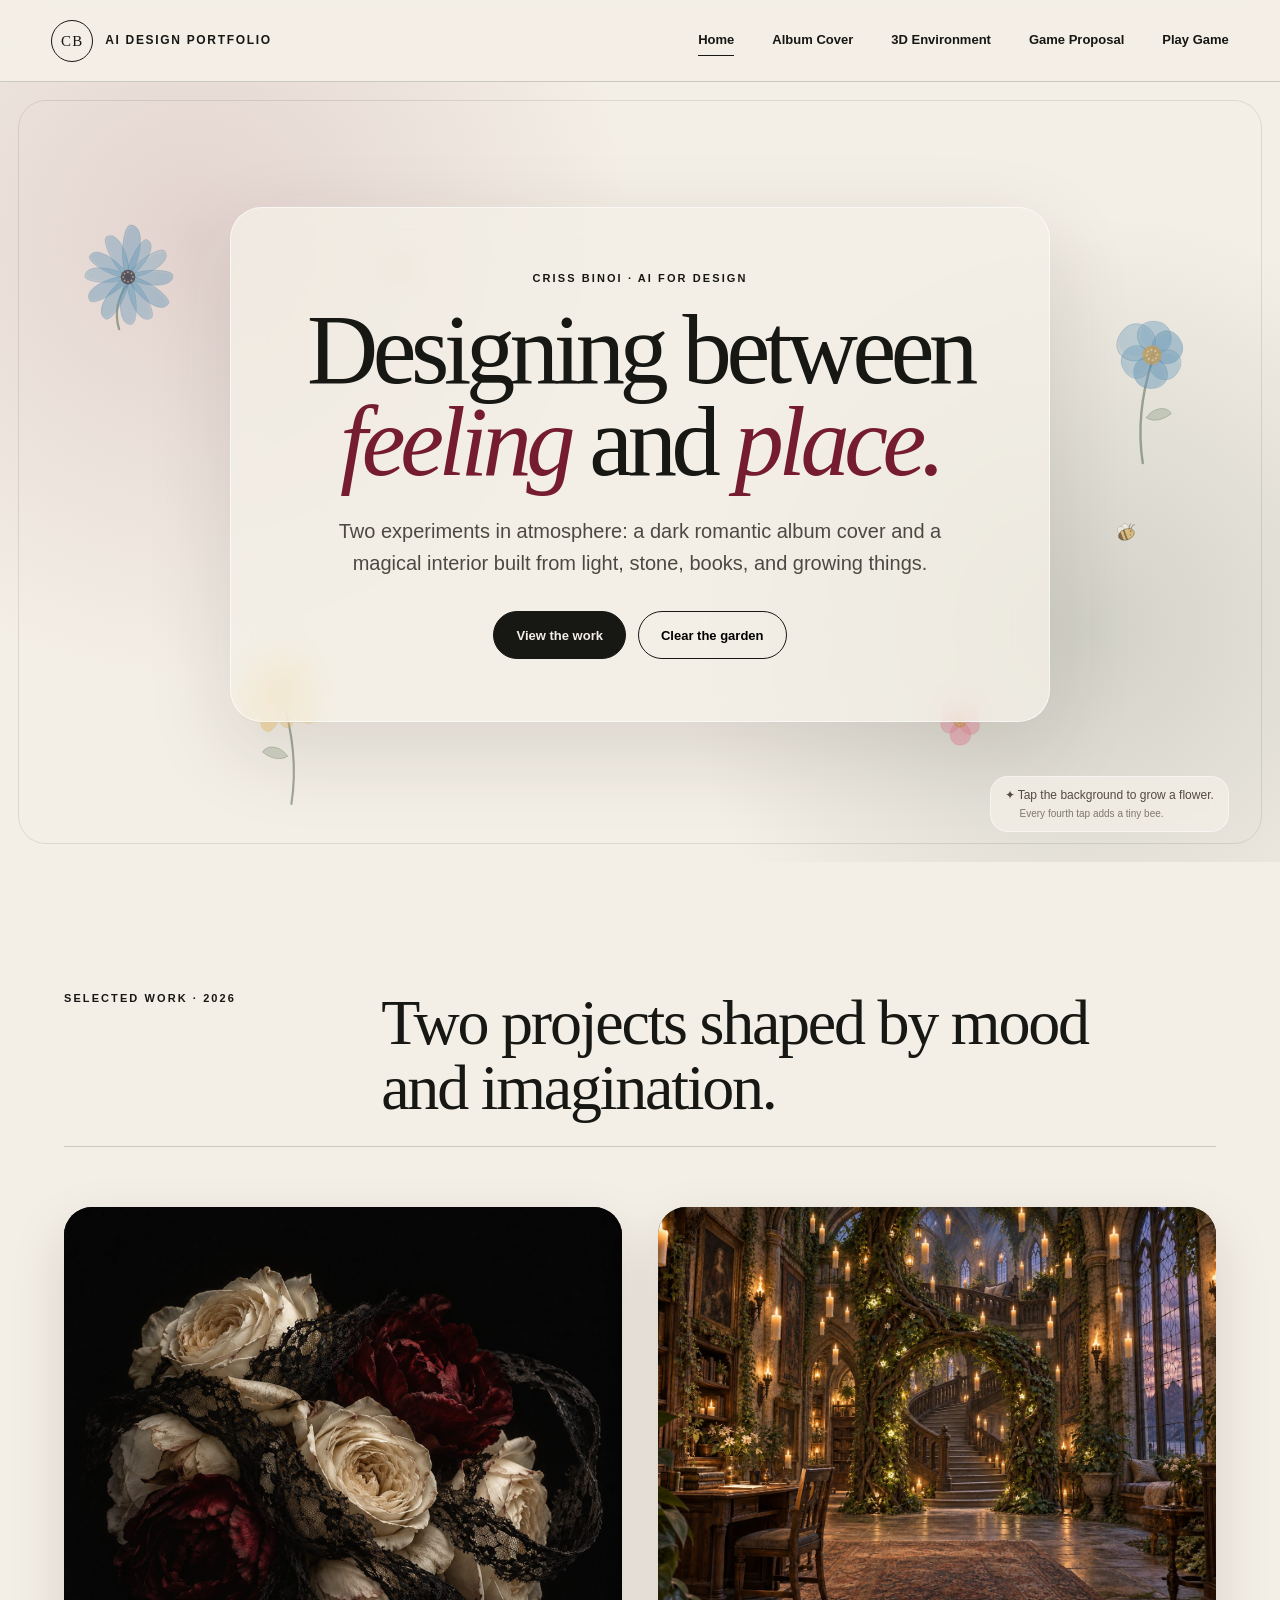
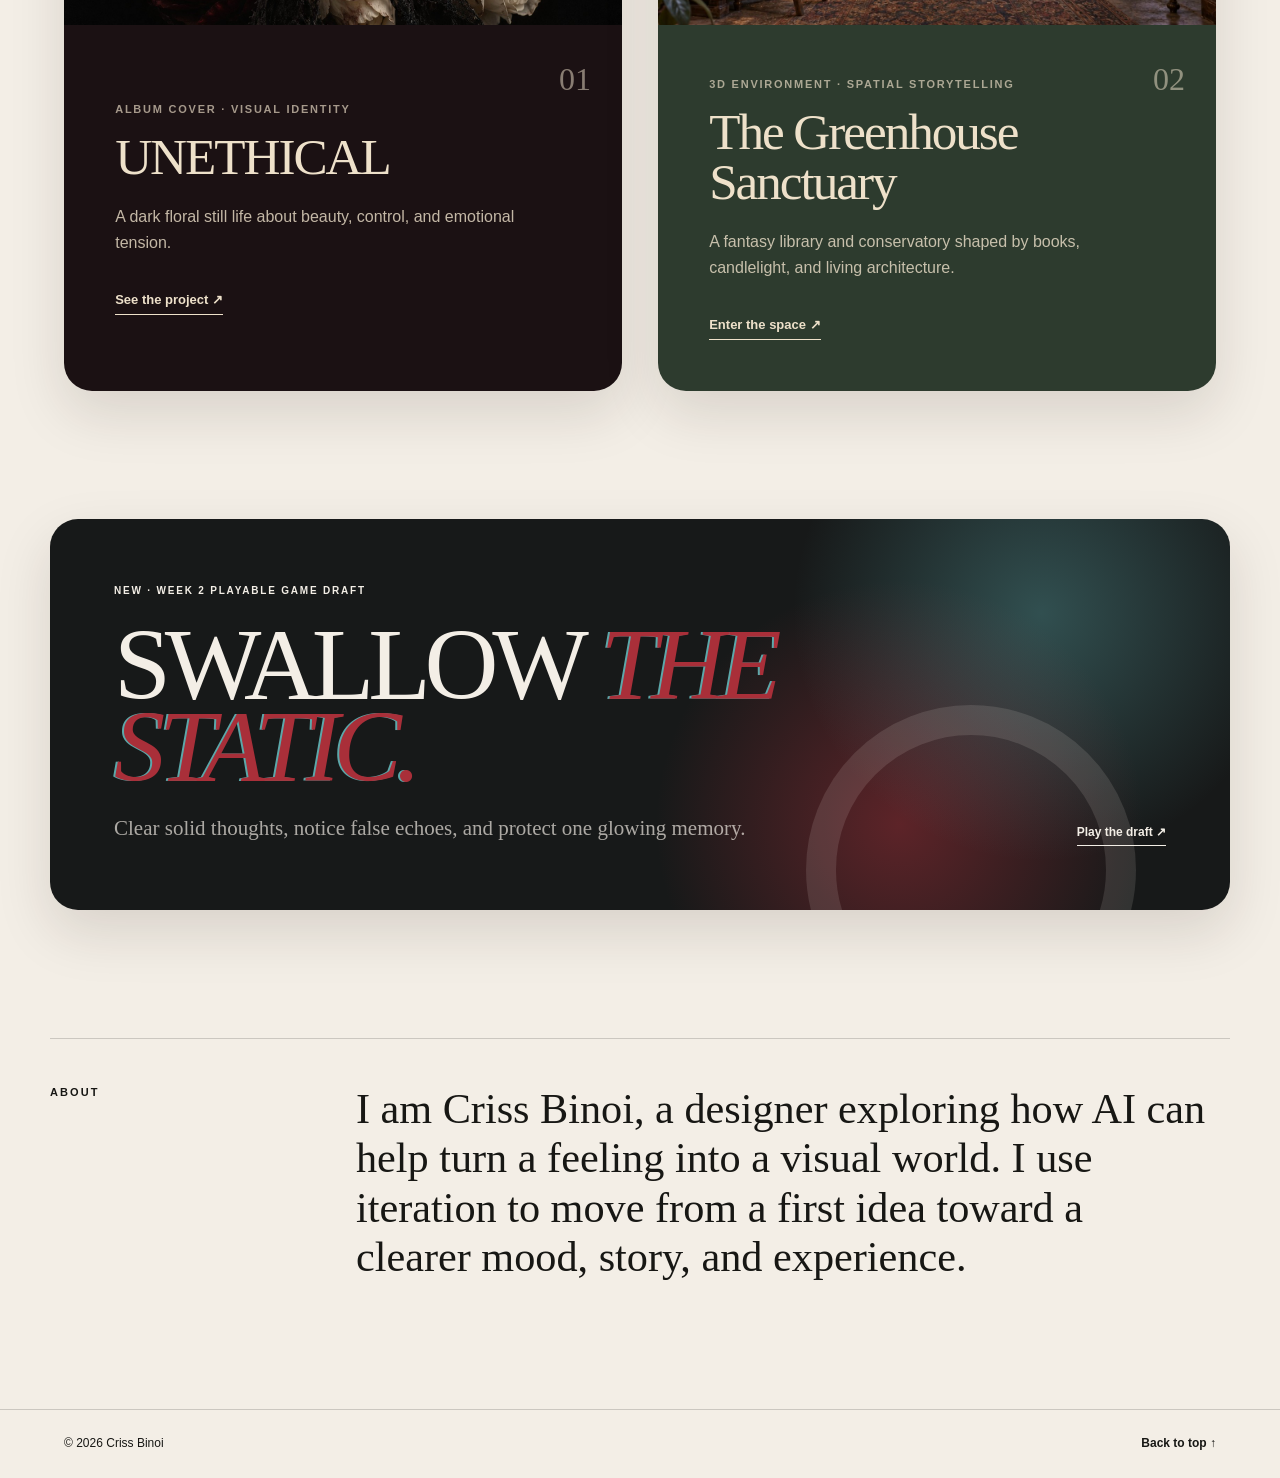
<file: index.html>
<!doctype html>
<html lang="en">
<head>
  <meta charset="utf-8">
  <meta name="viewport" content="width=device-width, initial-scale=1">
  <meta name="description" content="Criss Binoi's AI design portfolio featuring an album cover redesign and a magical 3D environment.">
  <title>Criss Binoi — AI Design Portfolio</title>
  <link rel="stylesheet" href="styles.css?v=14">
  <script src="script.js?v=14" defer></script>
</head>
<body data-page="home">
  <header class="site-header">
    <a class="brand" href="index.html" aria-label="Criss Binoi portfolio home">
      <span>CB</span>
      <small>AI Design Portfolio</small>
    </a>
    <nav aria-label="Main navigation">
      <a class="active" href="index.html">Home</a>
      <a href="album-cover.html">Album Cover</a>
      <a href="greenhouse-sanctuary.html">3D Environment</a>
      <a href="game-proposal.html">Game Proposal</a>
      <a href="game.html">Play Game</a>
    </nav>
  </header>

  <main>
    <section class="home-hero" id="drawing-area" aria-labelledby="hero-title">
      <canvas id="flower-canvas" aria-hidden="true"></canvas>
      <div class="hero-copy">
        <p class="eyebrow">Criss Binoi · AI for Design</p>
        <h1 id="hero-title">Designing between <em>feeling</em> and <em>place.</em></h1>
        <p class="hero-intro">Two experiments in atmosphere: a dark romantic album cover and a magical interior built from light, stone, books, and growing things.</p>
        <div class="hero-actions">
          <a class="button primary" href="#projects">View the work</a>
          <button class="button quiet" id="clear-garden" type="button">Clear the garden</button>
        </div>
      </div>
      <p class="interaction-note">
        <span class="interaction-main"><span aria-hidden="true">✦</span> Tap the background to grow a flower.</span>
        <span class="interaction-sub">Every fourth tap adds a tiny bee.</span>
      </p>
    </section>

    <section class="projects-section" id="projects" aria-labelledby="projects-title">
      <div class="section-heading">
        <p class="eyebrow">Selected work · 2026</p>
        <h2 id="projects-title">Two projects shaped by mood and imagination.</h2>
      </div>

      <div class="project-list">
        <a class="project-card album-card" href="album-cover.html">
          <div class="card-image square-image">
            <img src="assets/unethical-thumbnail.jpg?v=1" alt="Ivory and burgundy flowers wrapped in black lace">
          </div>
          <div class="card-copy">
            <span class="project-number">01</span>
            <p class="project-type">Album cover · Visual identity</p>
            <h3>UNETHICAL</h3>
            <p>A dark floral still life about beauty, control, and emotional tension.</p>
            <span class="text-link">See the project <span aria-hidden="true">↗</span></span>
          </div>
        </a>

        <a class="project-card environment-card" href="greenhouse-sanctuary.html">
          <div class="card-image wide-image">
            <img src="assets/greenhouse-final.jpg" alt="Magical Gothic library and greenhouse interior with a vine arch, candles, and a grand stair">
          </div>
          <div class="card-copy">
            <span class="project-number">02</span>
            <p class="project-type">3D environment · Spatial storytelling</p>
            <h3>The Greenhouse Sanctuary</h3>
            <p>A fantasy library and conservatory shaped by books, candlelight, and living architecture.</p>
            <span class="text-link">Enter the space <span aria-hidden="true">↗</span></span>
          </div>
        </a>
      </div>
    </section>

    <a class="proposal-teaser" href="game.html" aria-label="Play the Swallow the Static interactive game draft">
      <span class="proposal-teaser-label">New · Week 2 playable game draft</span>
      <strong>SWALLOW <em>THE STATIC.</em></strong>
      <span class="proposal-teaser-copy">Clear solid thoughts, notice false echoes, and protect one glowing memory.</span>
      <span class="proposal-teaser-link">Play the draft <span aria-hidden="true">↗</span></span>
    </a>

    <section class="about-strip" aria-label="About this portfolio">
      <p class="eyebrow">About</p>
      <p>I am Criss Binoi, a designer exploring how AI can help turn a feeling into a visual world. I use iteration to move from a first idea toward a clearer mood, story, and experience.</p>
    </section>
  </main>

  <footer class="site-footer">
    <p>© <span data-year></span> Criss Binoi</p>
    <a href="#top">Back to top ↑</a>
  </footer>
</body>
</html>
</file>
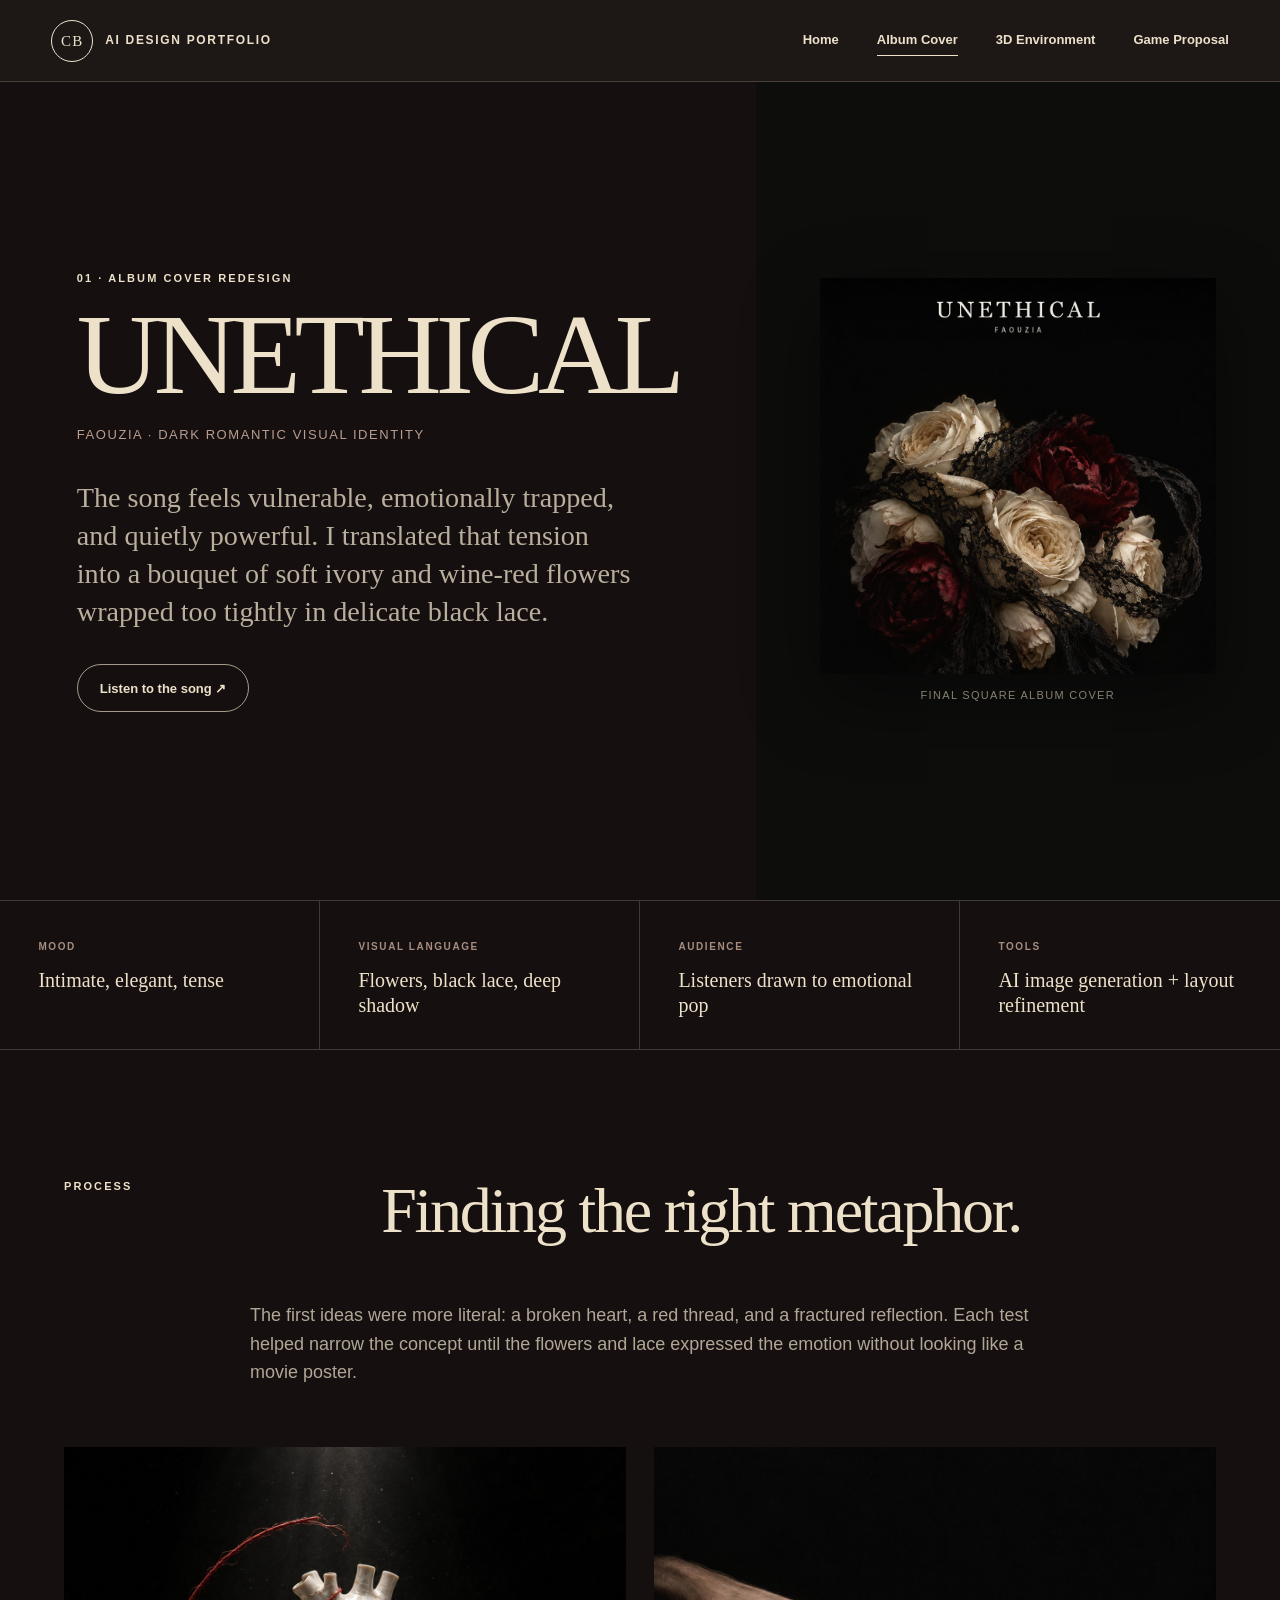
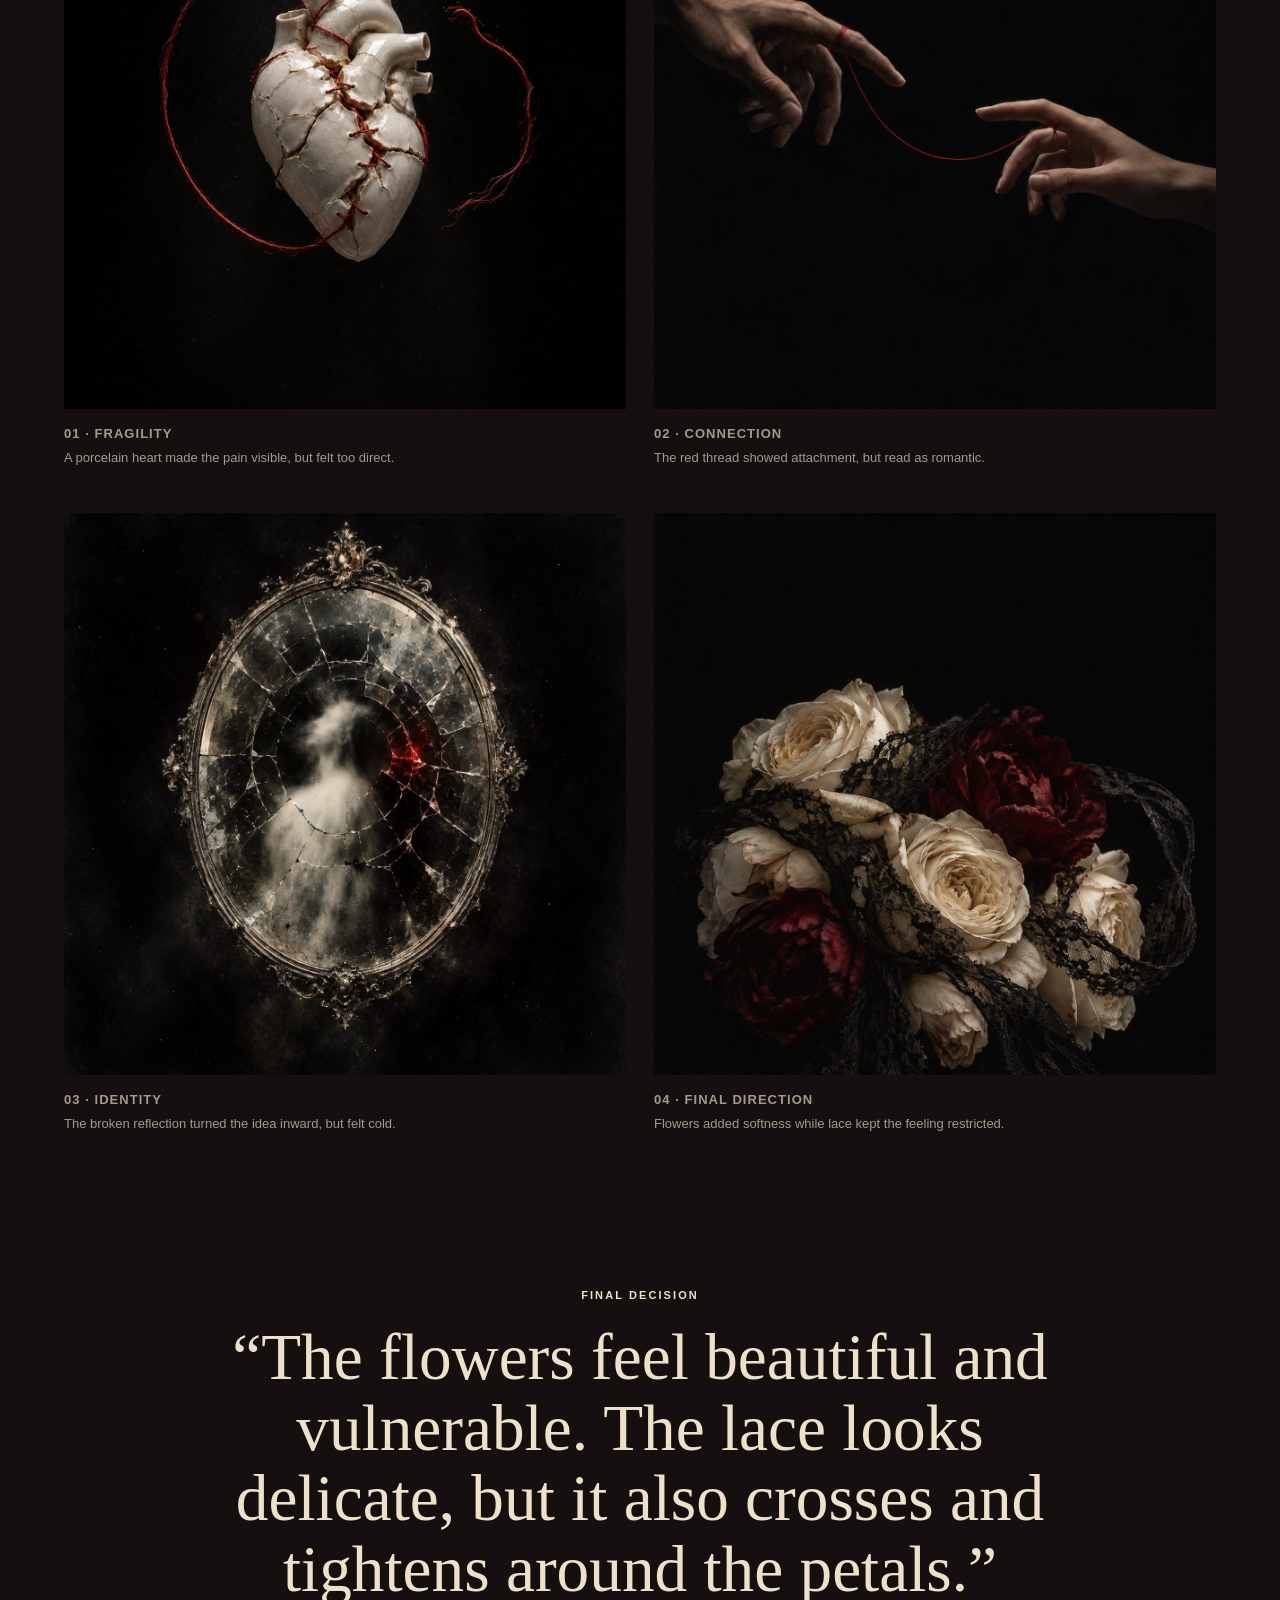
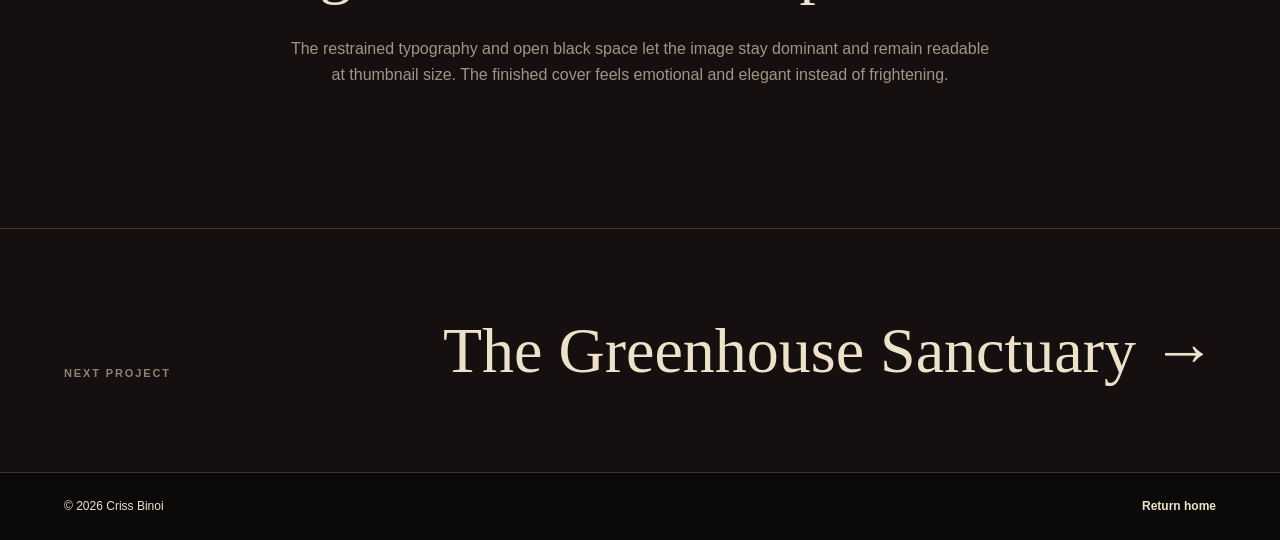
<file: album-cover.html>
<!doctype html>
<html lang="en">
<head>
  <meta charset="utf-8">
  <meta name="viewport" content="width=device-width, initial-scale=1">
  <meta name="description" content="UNETHICAL by Faouzia — album cover redesign by Criss Binoi.">
  <title>UNETHICAL — Criss Binoi</title>
  <link rel="stylesheet" href="styles.css?v=2">
  <script src="script.js" defer></script>
</head>
<body data-page="project">
  <header class="site-header dark-header">
    <a class="brand" href="index.html" aria-label="Criss Binoi portfolio home">
      <span>CB</span>
      <small>AI Design Portfolio</small>
    </a>
    <nav aria-label="Main navigation">
      <a href="index.html">Home</a>
      <a class="active" href="album-cover.html">Album Cover</a>
      <a href="greenhouse-sanctuary.html">3D Environment</a>
      <a href="game-proposal.html">Game Proposal</a>
    </nav>
  </header>

  <main class="project-page album-page">
    <section class="project-intro">
      <div class="project-intro-copy">
        <p class="eyebrow">01 · Album cover redesign</p>
        <h1>UNETHICAL</h1>
        <p class="project-subtitle">Faouzia · Dark romantic visual identity</p>
        <p class="project-lede">The song feels vulnerable, emotionally trapped, and quietly powerful. I translated that tension into a bouquet of soft ivory and wine-red flowers wrapped too tightly in delicate black lace.</p>
        <a class="button light-button" href="https://www.youtube.com/watch?v=I1zqCX3Dvxo" target="_blank" rel="noopener">Listen to the song ↗</a>
      </div>
      <figure class="final-art album-art">
        <img src="assets/unethical-final.jpg" alt="Final UNETHICAL album cover by Criss Binoi">
        <figcaption>Final square album cover</figcaption>
      </figure>
    </section>

    <section class="project-facts" aria-label="Project summary">
      <div><span>Mood</span><p>Intimate, elegant, tense</p></div>
      <div><span>Visual language</span><p>Flowers, black lace, deep shadow</p></div>
      <div><span>Audience</span><p>Listeners drawn to emotional pop</p></div>
      <div><span>Tools</span><p>AI image generation + layout refinement</p></div>
    </section>

    <section class="story-section">
      <div class="section-heading compact">
        <p class="eyebrow">Process</p>
        <h2>Finding the right metaphor.</h2>
      </div>
      <p class="section-intro">The first ideas were more literal: a broken heart, a red thread, and a fractured reflection. Each test helped narrow the concept until the flowers and lace expressed the emotion without looking like a movie poster.</p>
      <div class="process-grid album-process">
        <figure>
          <img src="assets/unethical-process-heart.jpg" alt="Early porcelain heart album cover experiment">
          <figcaption><strong>01 · Fragility</strong> A porcelain heart made the pain visible, but felt too direct.</figcaption>
        </figure>
        <figure>
          <img src="assets/unethical-process-hands.jpg" alt="Hands connected by a red thread album cover experiment">
          <figcaption><strong>02 · Connection</strong> The red thread showed attachment, but read as romantic.</figcaption>
        </figure>
        <figure>
          <img src="assets/unethical-process-mirror.jpg" alt="Fractured portrait album cover experiment">
          <figcaption><strong>03 · Identity</strong> The broken reflection turned the idea inward, but felt cold.</figcaption>
        </figure>
        <figure>
          <img src="assets/unethical-process-flowers.jpg" alt="Ivory and burgundy flowers wrapped in black lace before typography">
          <figcaption><strong>04 · Final direction</strong> Flowers added softness while lace kept the feeling restricted.</figcaption>
        </figure>
      </div>
    </section>

    <section class="decision-section">
      <p class="eyebrow">Final decision</p>
      <blockquote>“The flowers feel beautiful and vulnerable. The lace looks delicate, but it also crosses and tightens around the petals.”</blockquote>
      <p>The restrained typography and open black space let the image stay dominant and remain readable at thumbnail size. The finished cover feels emotional and elegant instead of frightening.</p>
    </section>

    <nav class="next-project" aria-label="Next project">
      <p>Next project</p>
      <a href="greenhouse-sanctuary.html">The Greenhouse Sanctuary <span aria-hidden="true">→</span></a>
    </nav>
  </main>

  <footer class="site-footer dark-footer">
    <p>© <span data-year></span> Criss Binoi</p>
    <a href="index.html">Return home</a>
  </footer>
</body>
</html>
</file>
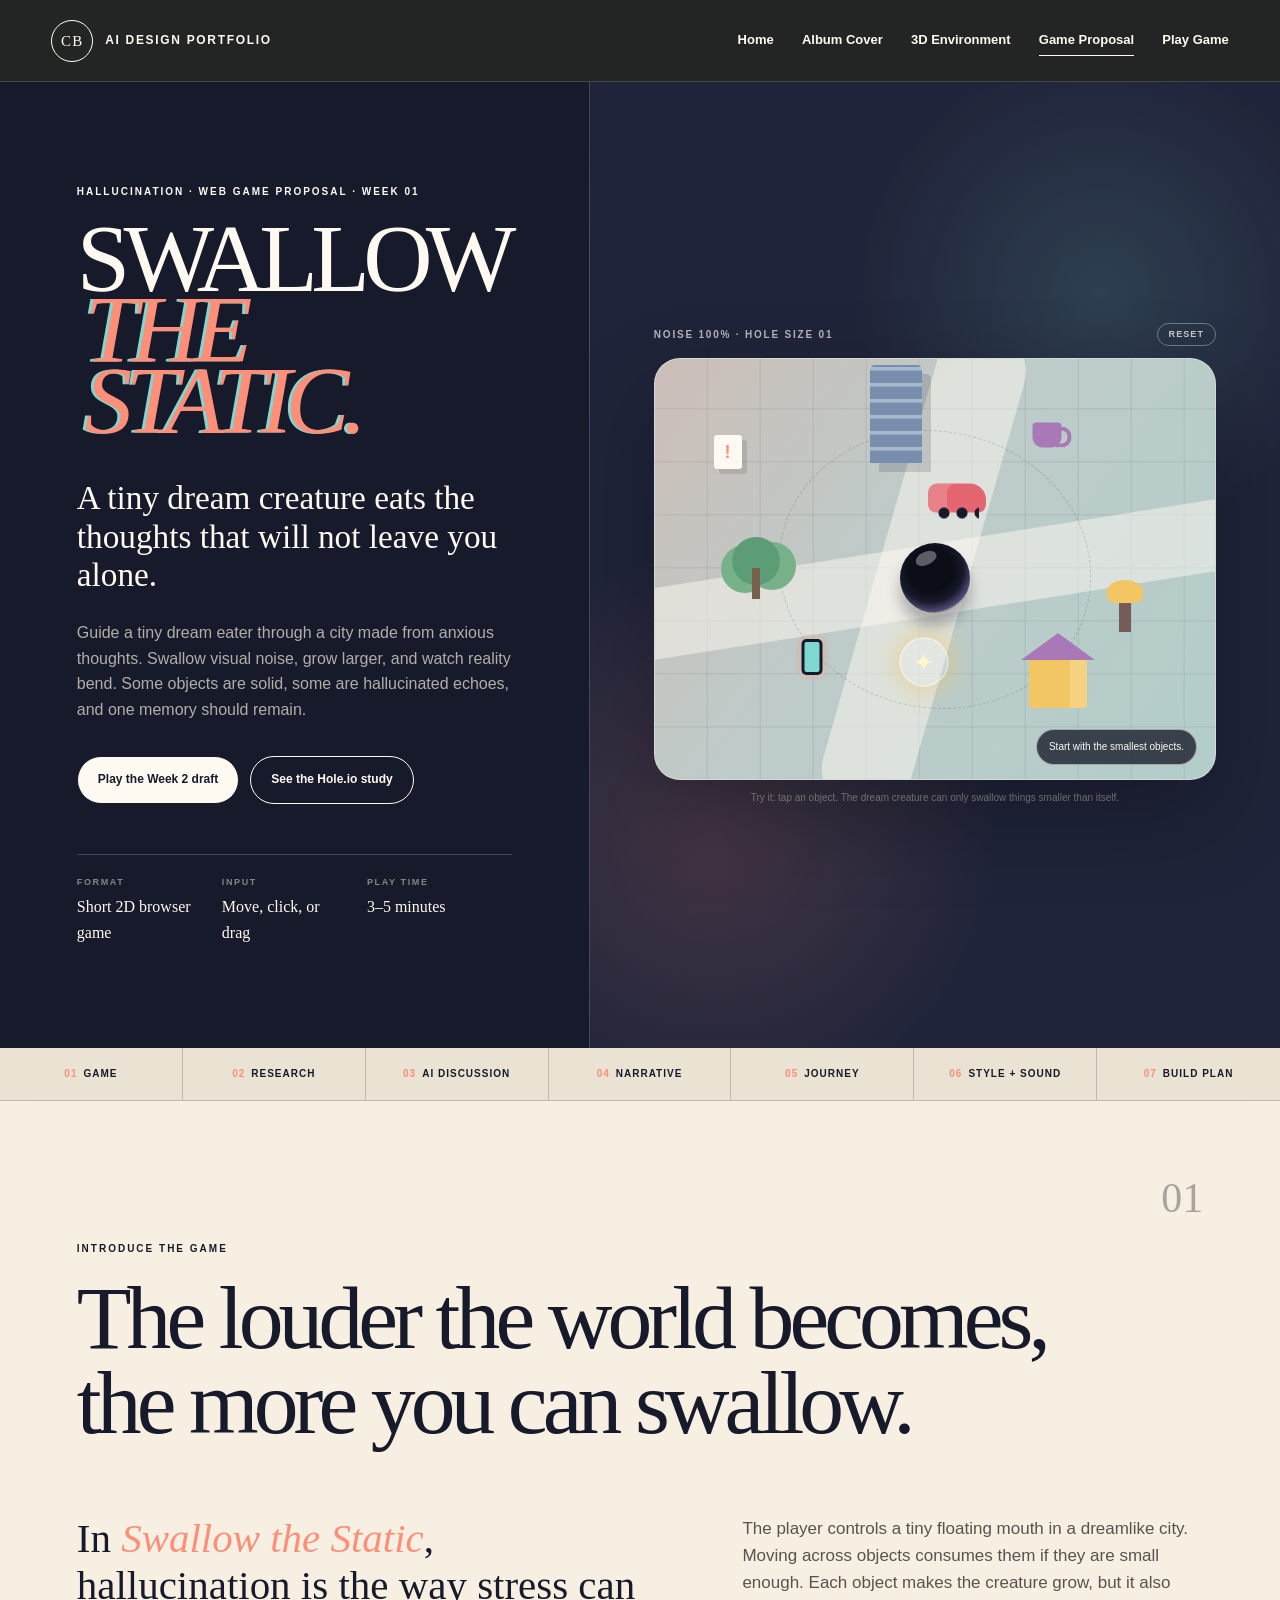
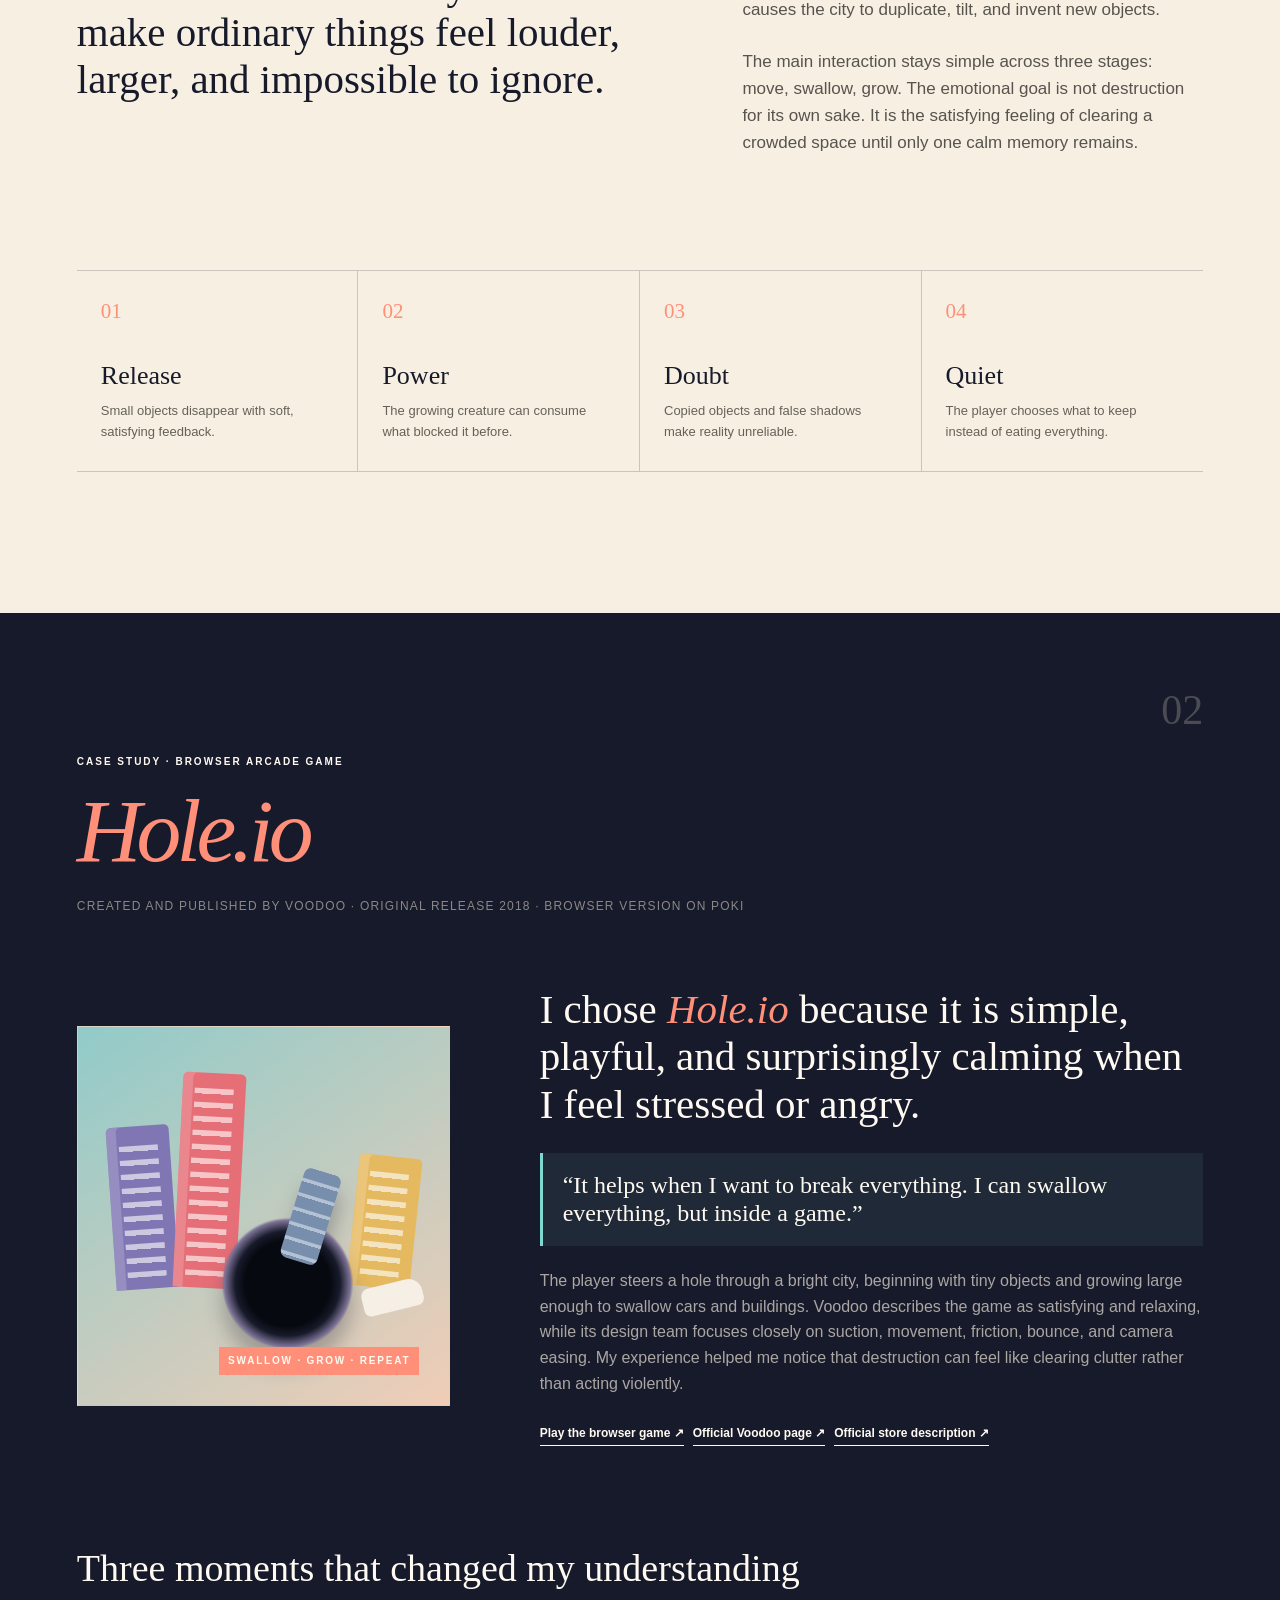
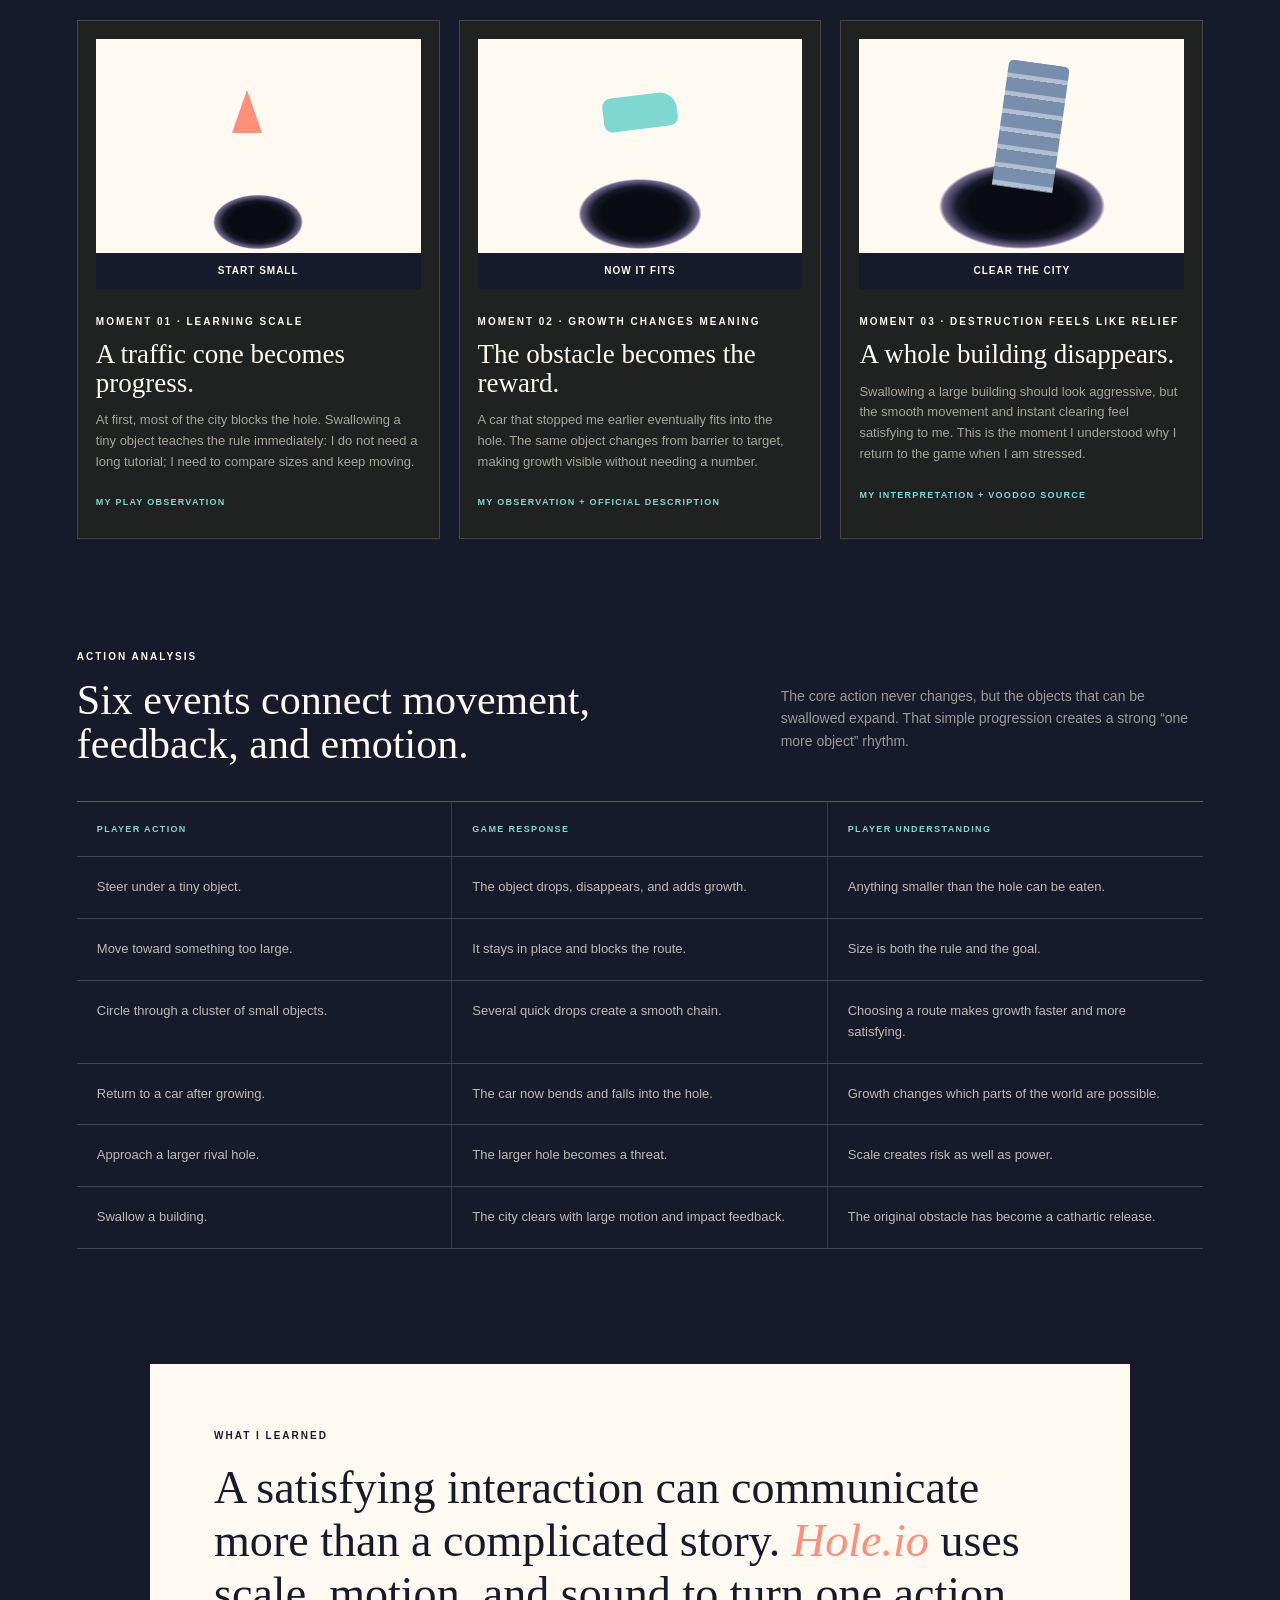
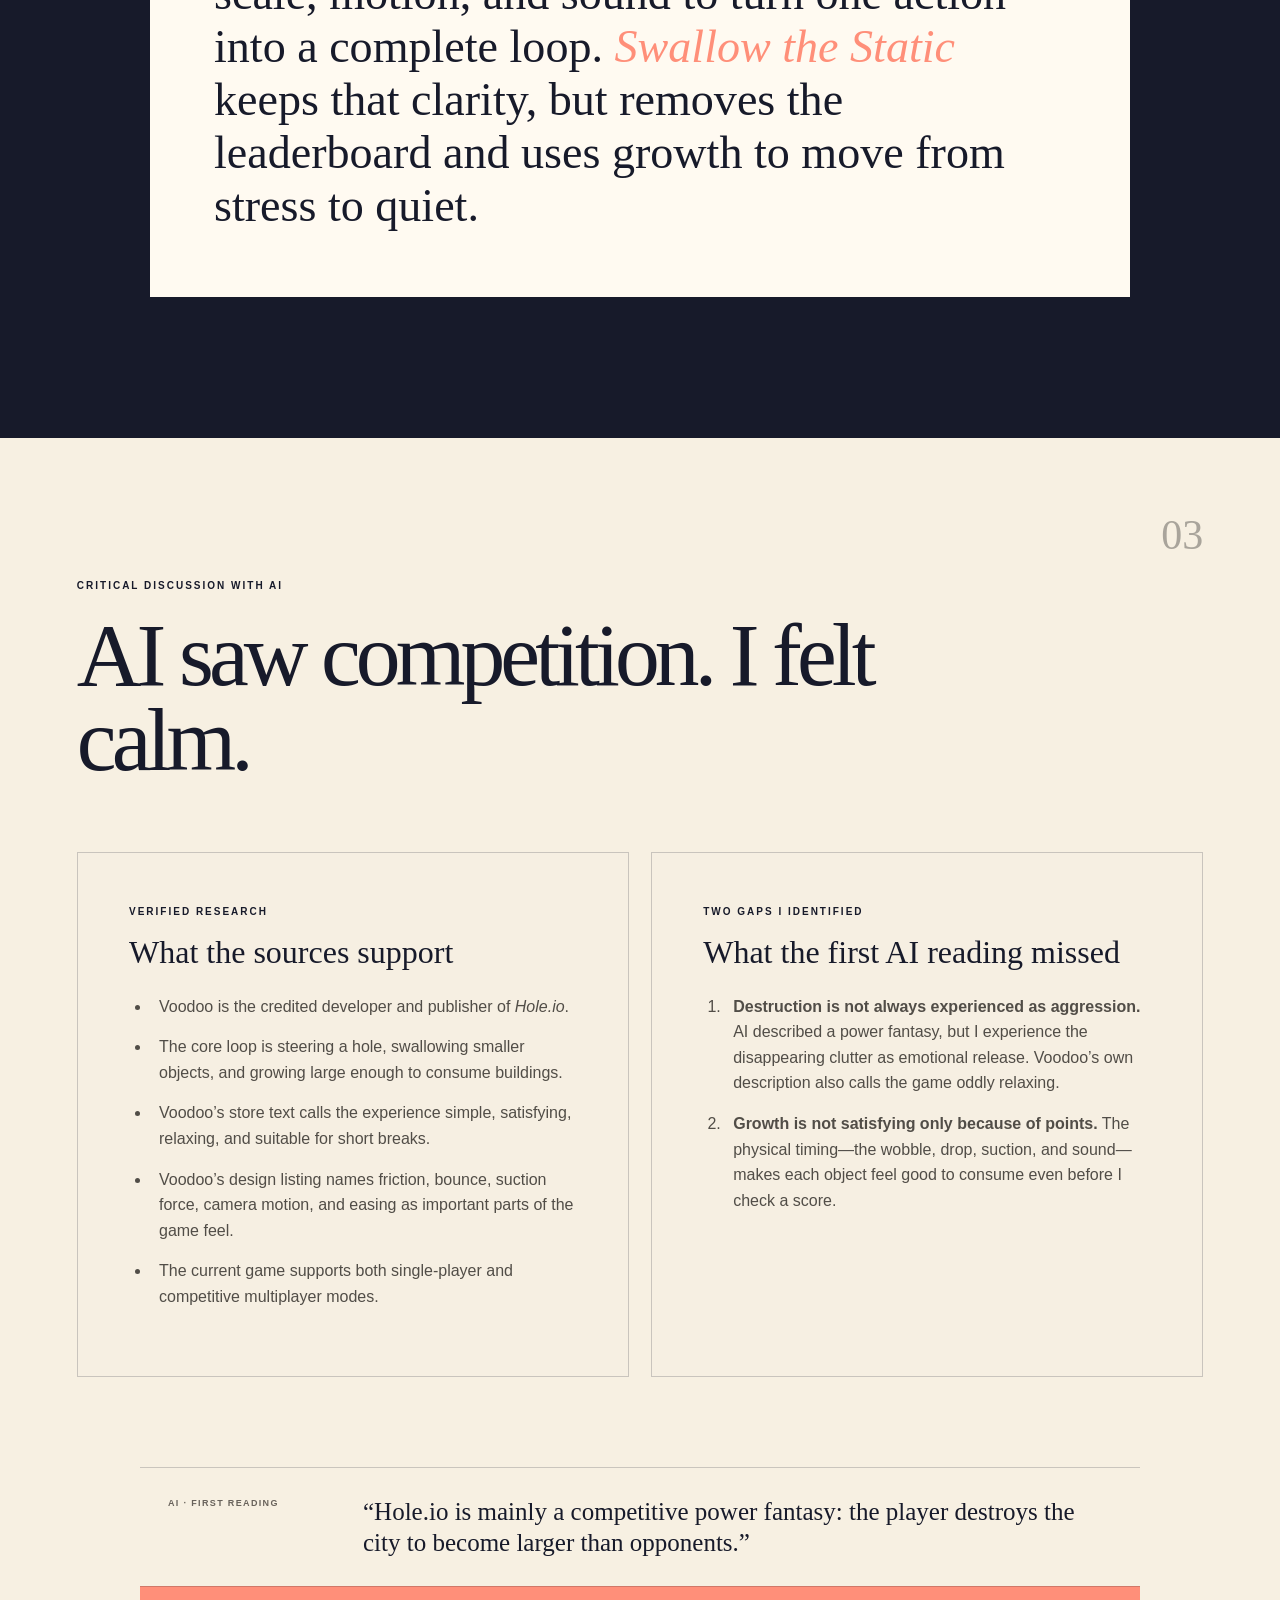
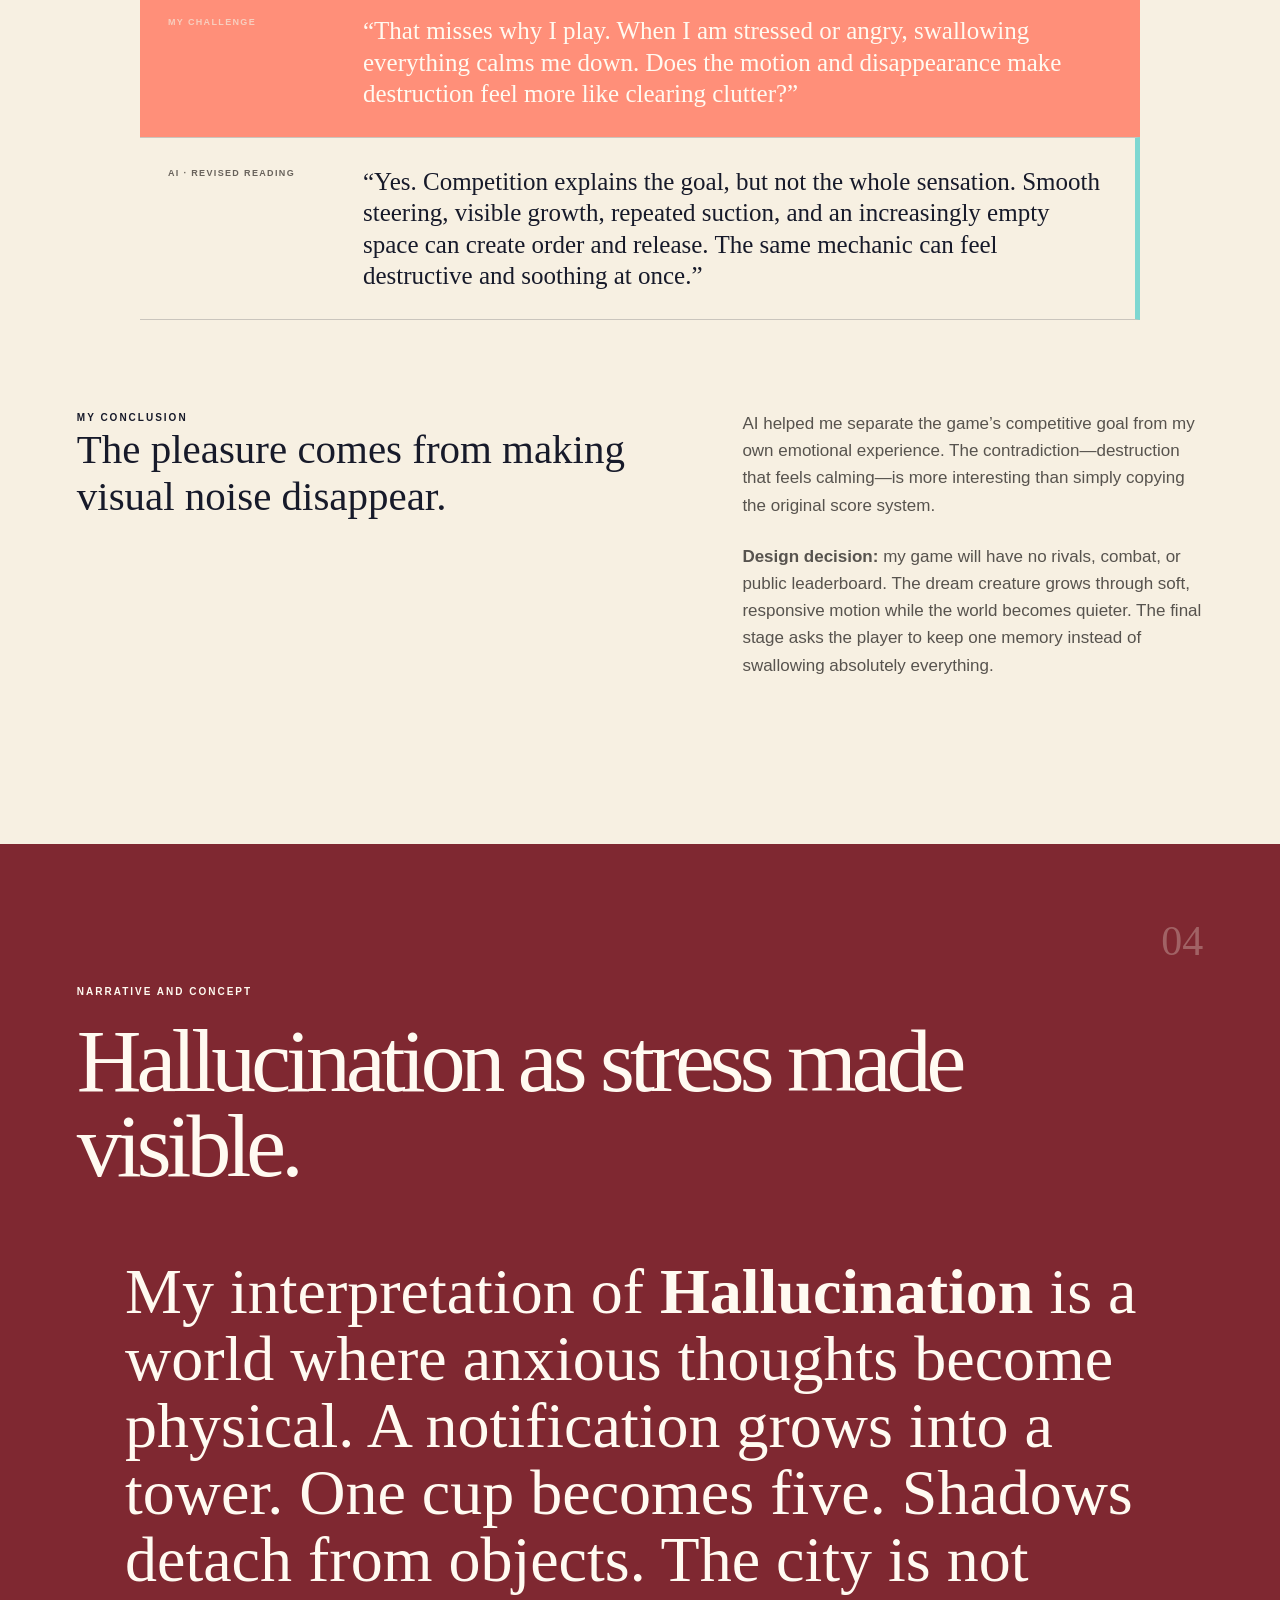
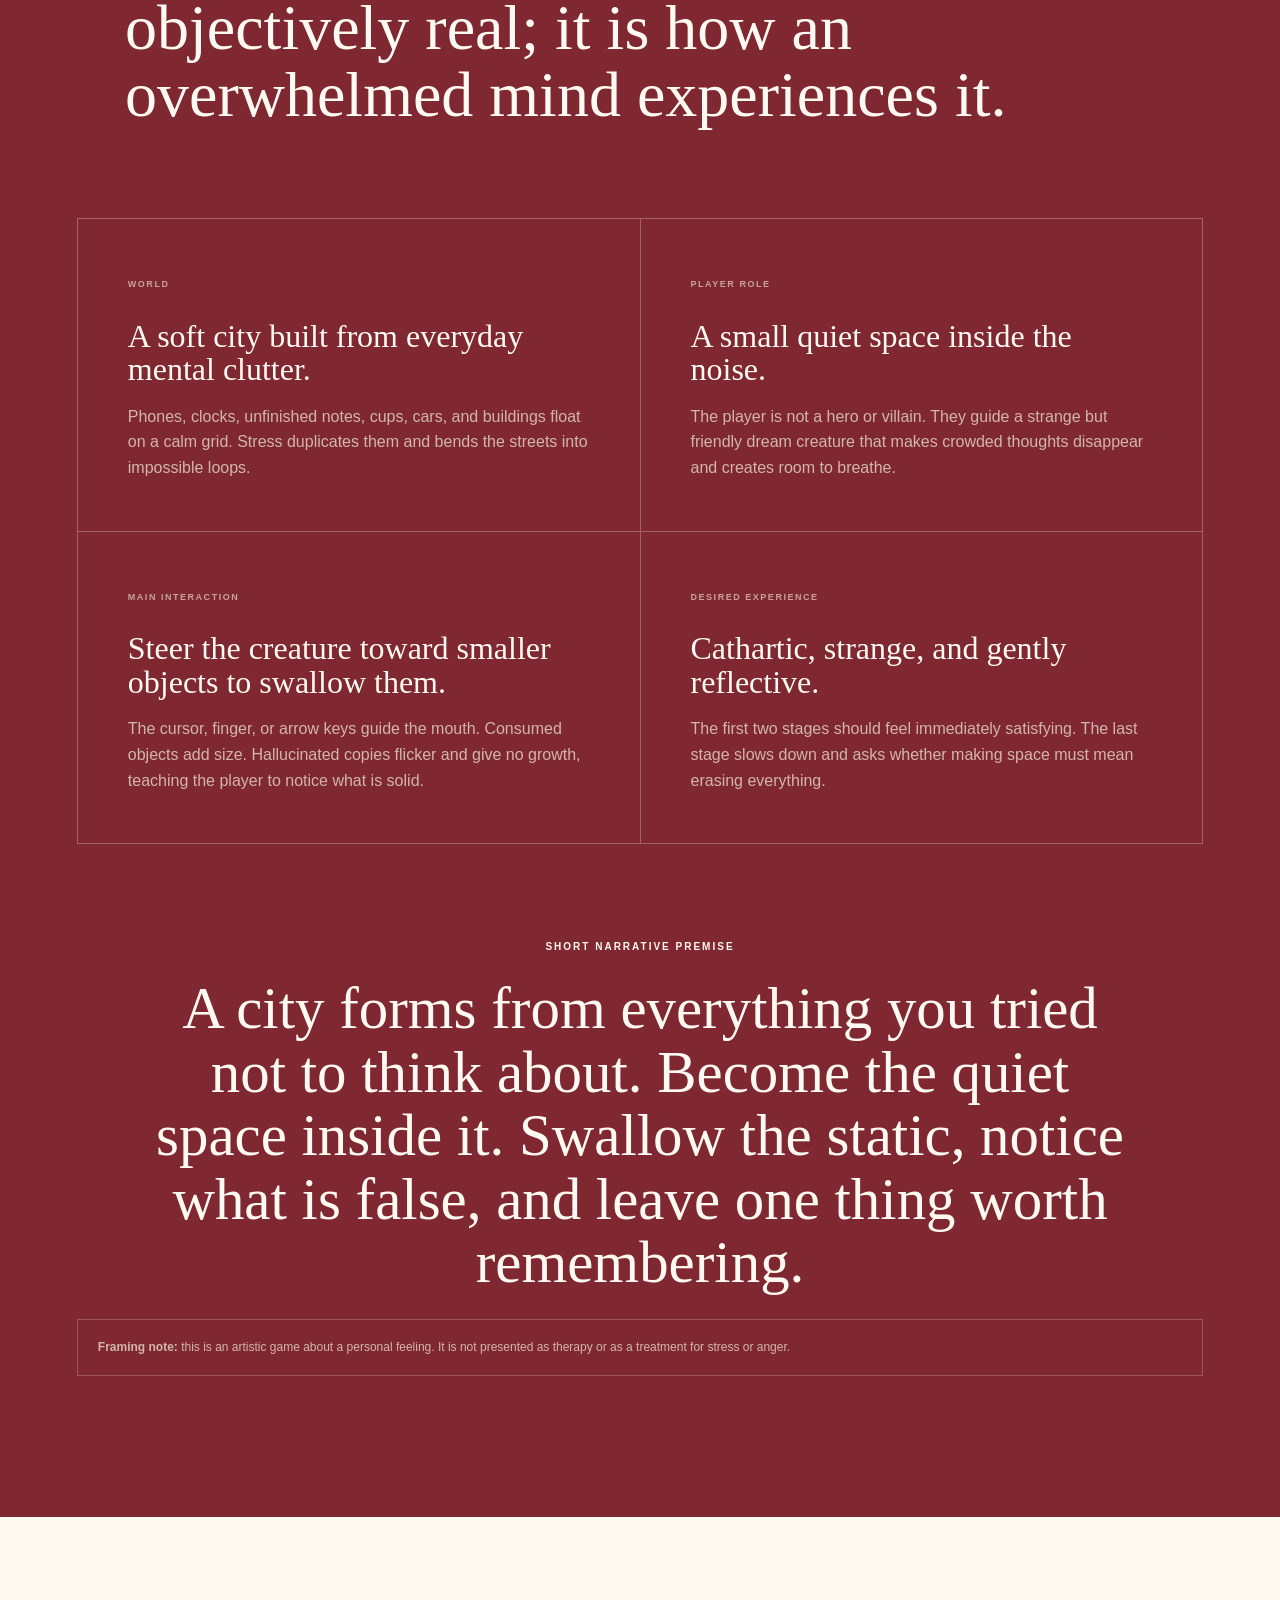
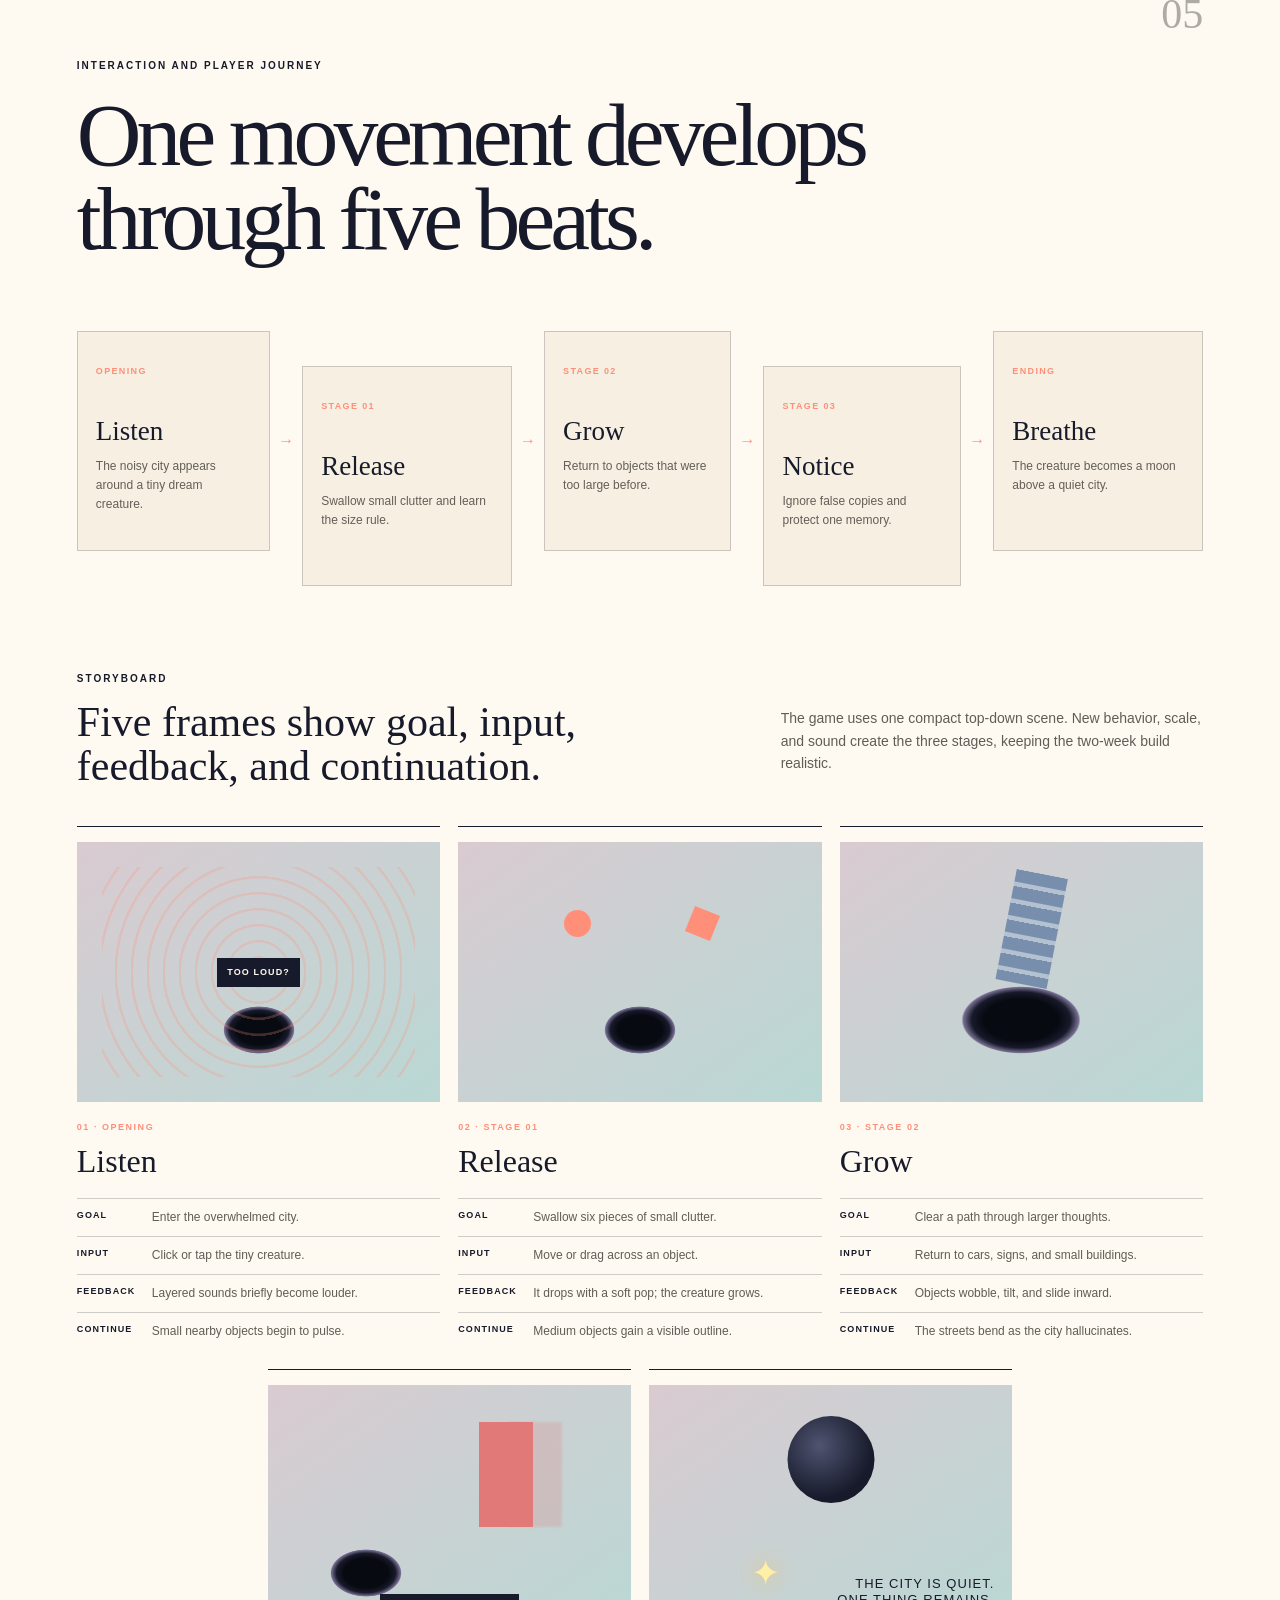
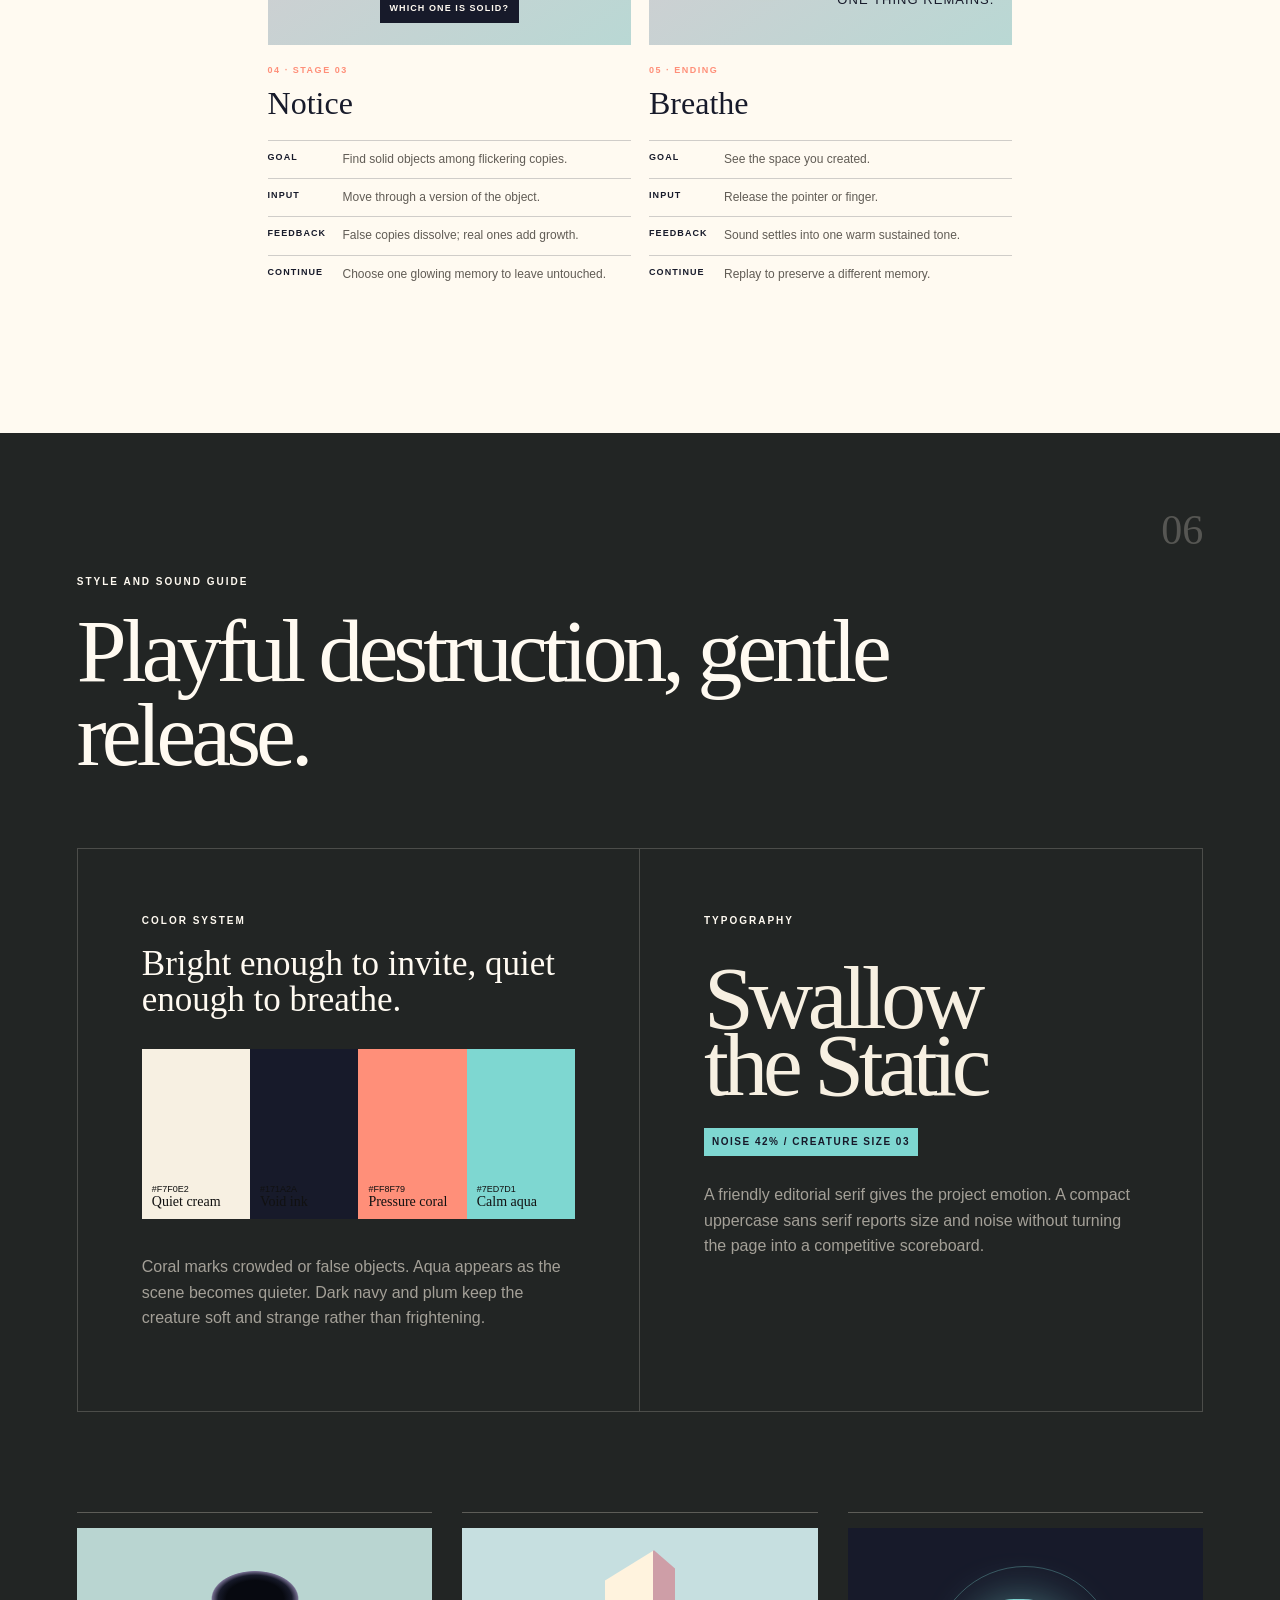
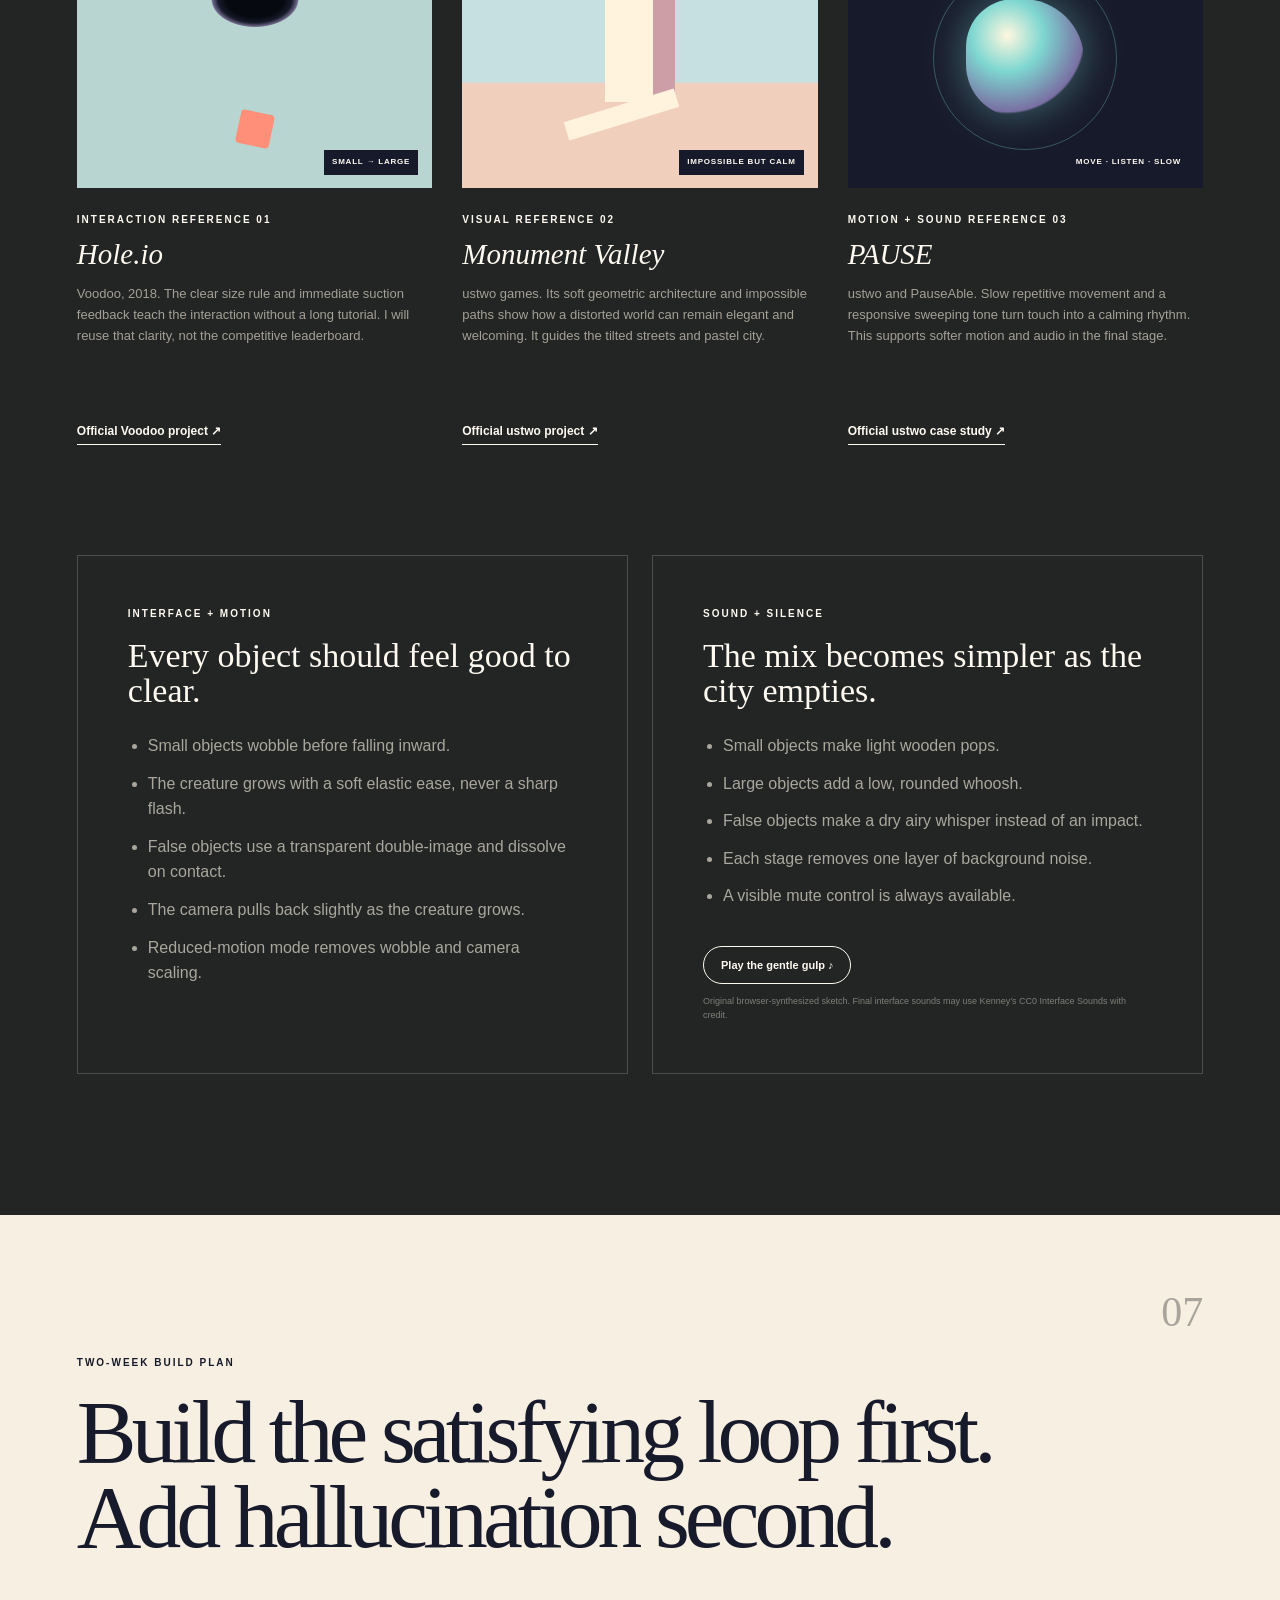
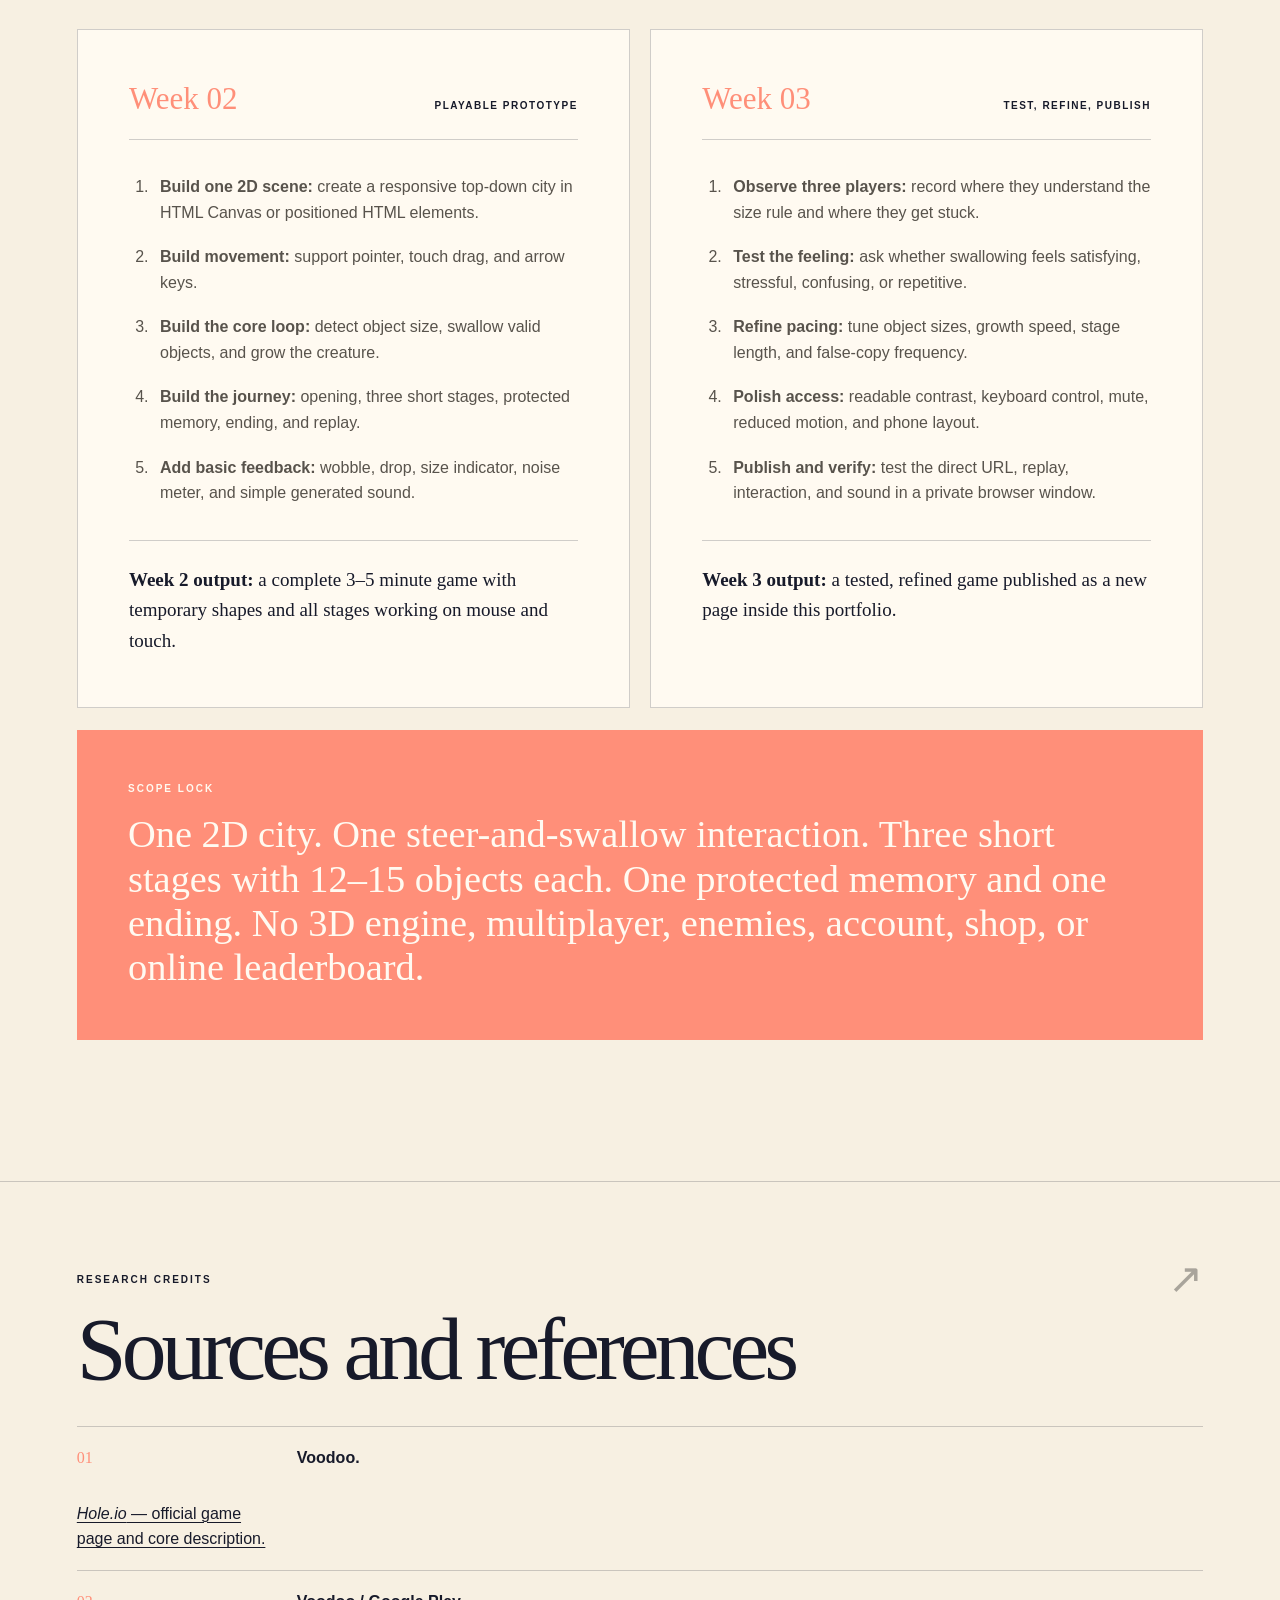
<file: game-proposal.html>
<!doctype html>
<html lang="en">
<head>
  <meta charset="utf-8">
  <meta name="viewport" content="width=device-width, initial-scale=1">
  <meta name="description" content="Swallow the Static — Criss Binoi's game proposal about hallucination, stress, and making a noisy world quiet.">
  <title>Swallow the Static — Game Proposal · Criss Binoi</title>
  <link rel="stylesheet" href="styles.css?v=14">
  <link rel="stylesheet" href="game-proposal.css?v=3">
  <script src="script.js?v=14" defer></script>
  <script src="game-proposal.js?v=3" defer></script>
</head>
<body class="proposal-page" data-page="proposal">
  <header class="site-header proposal-header" id="top">
    <a class="brand" href="index.html" aria-label="Criss Binoi portfolio home"><span>CB</span><small>AI Design Portfolio</small></a>
    <nav aria-label="Main navigation">
      <a href="index.html">Home</a>
      <a href="album-cover.html">Album Cover</a>
      <a href="greenhouse-sanctuary.html">3D Environment</a>
      <a class="active" href="game-proposal.html">Game Proposal</a>
      <a href="game.html">Play Game</a>
    </nav>
  </header>

  <main>
    <section class="proposal-hero" aria-labelledby="proposal-title">
      <div class="proposal-hero-copy">
        <p class="proposal-kicker">Hallucination · Web game proposal · Week 01</p>
        <h1 id="proposal-title">SWALLOW<br><em>THE STATIC.</em></h1>
        <p class="proposal-tagline">A tiny dream creature eats the thoughts that will not leave you alone.</p>
        <p class="proposal-lede">Guide a tiny dream eater through a city made from anxious thoughts. Swallow visual noise, grow larger, and watch reality bend. Some objects are solid, some are hallucinated echoes, and one memory should remain.</p>
        <div class="proposal-actions">
          <a class="proposal-button solid" href="game.html">Play the Week 2 draft</a>
          <a class="proposal-button" href="#case-study">See the Hole.io study</a>
        </div>
        <dl class="proposal-meta">
          <div><dt>Format</dt><dd>Short 2D browser game</dd></div>
          <div><dt>Input</dt><dd>Move, click, or drag</dd></div>
          <div><dt>Play time</dt><dd>3–5 minutes</dd></div>
        </dl>
      </div>

      <div class="room-poster swallow-poster" id="swallow-poster" aria-label="Interactive concept visual for Swallow the Static">
        <div class="demo-topline">
          <p class="room-status" id="demo-status" aria-live="polite">NOISE 100% · CREATURE SIZE 01</p>
          <button class="demo-reset" id="demo-reset" type="button">Reset</button>
        </div>
        <div class="swallow-demo" id="swallow-demo">
          <span class="demo-road road-one" aria-hidden="true"></span><span class="demo-road road-two" aria-hidden="true"></span><span class="demo-orbit" aria-hidden="true"></span>
          <button class="demo-object object-paper edible-one" style="--x:13%;--y:22%" data-size="1" aria-label="Swallow a paper note"><span>!</span></button>
          <button class="demo-object object-cup edible-one" style="--x:70%;--y:18%" data-size="1" aria-label="Swallow a coffee cup"></button>
          <button class="demo-object object-phone edible-one" style="--x:28%;--y:71%" data-size="1" aria-label="Swallow a notification"></button>
          <button class="demo-object object-lamp edible-one" style="--x:84%;--y:61%" data-size="1" aria-label="Swallow a lamp"></button>
          <button class="demo-object object-car edible-two" style="--x:54%;--y:33%" data-size="2" aria-label="Swallow a car"></button>
          <button class="demo-object object-tree edible-two" style="--x:18%;--y:48%" data-size="2" aria-label="Swallow a tree"></button>
          <button class="demo-object object-house edible-two" style="--x:72%;--y:77%" data-size="2" aria-label="Swallow a small house"></button>
          <button class="demo-object object-tower edible-three" style="--x:43%;--y:13%" data-size="3" aria-label="Swallow a tower"></button>
          <button class="demo-object object-memory" style="--x:48%;--y:72%" data-size="9" aria-label="A memory that cannot be swallowed"><span>✦</span></button>
          <span class="demo-hole demo-monster" id="demo-hole" aria-hidden="true">
            <i class="monster-eye eye-left"></i><i class="monster-eye eye-right"></i><i class="monster-mouth"></i>
          </span>
          <p class="demo-message" id="demo-message">Start with the smallest objects.</p>
        </div>
        <p class="room-hint">Try it: tap an object. The dream creature can only swallow things smaller than itself.</p>
      </div>
    </section>

    <nav class="proposal-index" aria-label="Proposal sections">
      <a href="#introduction"><span>01</span>Game</a><a href="#case-study"><span>02</span>Research</a><a href="#ai-discussion"><span>03</span>AI discussion</a><a href="#concept"><span>04</span>Narrative</a><a href="#journey"><span>05</span>Journey</a><a href="#style"><span>06</span>Style + sound</a><a href="#build-plan"><span>07</span>Build plan</a>
    </nav>

    <section class="proposal-section intro-section" id="introduction" aria-labelledby="introduction-title">
      <div class="section-number">01</div>
      <div class="proposal-heading"><p class="proposal-kicker">Introduce the game</p><h2 id="introduction-title">The louder the world becomes, the more you can swallow.</h2></div>
      <div class="intro-grid">
        <p class="large-copy">In <em>Swallow the Static</em>, hallucination is the way stress can make ordinary things feel louder, larger, and impossible to ignore.</p>
        <div class="body-copy">
          <p>The player controls a tiny floating mouth in a dreamlike city. Moving across objects consumes them if they are small enough. Each object makes the creature grow, but it also causes the city to duplicate, tilt, and invent new objects.</p>
          <p>The main interaction stays simple across three stages: move, swallow, grow. The emotional goal is not destruction for its own sake. It is the satisfying feeling of clearing a crowded space until only one calm memory remains.</p>
        </div>
      </div>
      <div class="experience-strip" aria-label="Intended player experience">
        <article><span>01</span><strong>Release</strong><p>Small objects disappear with soft, satisfying feedback.</p></article>
        <article><span>02</span><strong>Power</strong><p>The growing creature can consume what blocked it before.</p></article>
        <article><span>03</span><strong>Doubt</strong><p>Copied objects and false shadows make reality unreliable.</p></article>
        <article><span>04</span><strong>Quiet</strong><p>The player chooses what to keep instead of eating everything.</p></article>
      </div>
    </section>

    <section class="proposal-section dark-section" id="case-study" aria-labelledby="case-study-title">
      <div class="section-number">02</div>
      <div class="proposal-heading">
        <p class="proposal-kicker">Case study · Browser arcade game</p>
        <h2 id="case-study-title"><em>Hole.io</em></h2>
        <p class="heading-note">Created and published by Voodoo · Original release 2018 · Browser version on Poki</p>
      </div>
      <div class="case-intro">
        <div class="case-mark hole-case-art" aria-hidden="true">
          <span class="case-building building-a"></span><span class="case-building building-b"></span><span class="case-building building-c"></span><span class="case-hole"><i></i></span><span class="case-car"></span><b>SWALLOW · GROW · REPEAT</b>
        </div>
        <div>
          <p class="large-copy">I chose <em>Hole.io</em> because it is simple, playful, and surprisingly calming when I feel stressed or angry.</p>
          <blockquote class="personal-note">“It helps when I want to break everything. I can swallow everything, but inside a game.”</blockquote>
          <p>The player steers a hole through a bright city, beginning with tiny objects and growing large enough to swallow cars and buildings. Voodoo describes the game as satisfying and relaxing, while its design team focuses closely on suction, movement, friction, bounce, and camera easing. My experience helped me notice that destruction can feel like clearing clutter rather than acting violently.</p>
          <div class="source-links">
            <a href="https://poki.com/en/g/hole-io" target="_blank" rel="noreferrer">Play the browser game ↗</a>
            <a href="https://voodoo.io/hole" target="_blank" rel="noreferrer">Official Voodoo page ↗</a>
            <a href="https://play.google.com/store/apps/details?id=io.voodoo.holeio" target="_blank" rel="noreferrer">Official store description ↗</a>
          </div>
        </div>
      </div>

      <h3 class="subheading">Three moments that changed my understanding</h3>
      <div class="moment-grid">
        <article class="moment-card">
          <div class="moment-visual moment-tiny" aria-hidden="true"><span class="study-hole"></span><i class="study-cone"></i><b>START SMALL</b></div>
          <p class="card-label">Moment 01 · Learning scale</p><h4>A traffic cone becomes progress.</h4>
          <p>At first, most of the city blocks the hole. Swallowing a tiny object teaches the rule immediately: I do not need a long tutorial; I need to compare sizes and keep moving.</p><p class="evidence-tag">My play observation</p>
        </article>
        <article class="moment-card">
          <div class="moment-visual moment-threshold" aria-hidden="true"><span class="study-hole"></span><i class="study-car"></i><b>NOW IT FITS</b></div>
          <p class="card-label">Moment 02 · Growth changes meaning</p><h4>The obstacle becomes the reward.</h4>
          <p>A car that stopped me earlier eventually fits into the hole. The same object changes from barrier to target, making growth visible without needing a number.</p><p class="evidence-tag">My observation + official description</p>
        </article>
        <article class="moment-card">
          <div class="moment-visual moment-release" aria-hidden="true"><span class="study-hole"></span><i class="study-tower"></i><b>CLEAR THE CITY</b></div>
          <p class="card-label">Moment 03 · Destruction feels like relief</p><h4>A whole building disappears.</h4>
          <p>Swallowing a large building should look aggressive, but the smooth movement and instant clearing feel satisfying to me. This is the moment I understood why I return to the game when I am stressed.</p><p class="evidence-tag">My interpretation + Voodoo source</p>
        </article>
      </div>

      <div class="event-study">
        <div class="table-heading"><div><p class="proposal-kicker">Action analysis</p><h3>Six events connect movement, feedback, and emotion.</h3></div><p>The core action never changes, but the objects that can be swallowed expand. That simple progression creates a strong “one more object” rhythm.</p></div>
        <div class="event-table" role="table" aria-label="Six player action events in Hole.io">
          <div class="event-row event-head" role="row"><span>Player action</span><span>Game response</span><span>Player understanding</span></div>
          <div class="event-row" role="row"><span data-label="Player action">Steer under a tiny object.</span><span data-label="Game response">The object drops, disappears, and adds growth.</span><span data-label="Understanding">Anything smaller than the hole can be eaten.</span></div>
          <div class="event-row" role="row"><span data-label="Player action">Move toward something too large.</span><span data-label="Game response">It stays in place and blocks the route.</span><span data-label="Understanding">Size is both the rule and the goal.</span></div>
          <div class="event-row" role="row"><span data-label="Player action">Circle through a cluster of small objects.</span><span data-label="Game response">Several quick drops create a smooth chain.</span><span data-label="Understanding">Choosing a route makes growth faster and more satisfying.</span></div>
          <div class="event-row" role="row"><span data-label="Player action">Return to a car after growing.</span><span data-label="Game response">The car now bends and falls into the hole.</span><span data-label="Understanding">Growth changes which parts of the world are possible.</span></div>
          <div class="event-row" role="row"><span data-label="Player action">Approach a larger rival hole.</span><span data-label="Game response">The larger hole becomes a threat.</span><span data-label="Understanding">Scale creates risk as well as power.</span></div>
          <div class="event-row" role="row"><span data-label="Player action">Swallow a building.</span><span data-label="Game response">The city clears with large motion and impact feedback.</span><span data-label="Understanding">The original obstacle has become a cathartic release.</span></div>
        </div>
      </div>
      <div class="lesson-callout"><p class="proposal-kicker">What I learned</p><p>A satisfying interaction can communicate more than a complicated story. <em>Hole.io</em> uses scale, motion, and sound to turn one action into a complete loop. <em>Swallow the Static</em> keeps that clarity, but removes the leaderboard and uses growth to move from stress to quiet.</p></div>
    </section>

    <section class="proposal-section ai-section" id="ai-discussion" aria-labelledby="ai-title">
      <div class="section-number">03</div>
      <div class="proposal-heading"><p class="proposal-kicker">Critical discussion with AI</p><h2 id="ai-title">AI saw competition. I felt calm.</h2></div>
      <div class="research-check">
        <article>
          <p class="card-label">Verified research</p><h3>What the sources support</h3>
          <ul>
            <li>Voodoo is the credited developer and publisher of <em>Hole.io</em>.</li>
            <li>The core loop is steering a hole, swallowing smaller objects, and growing large enough to consume buildings.</li>
            <li>Voodoo’s store text calls the experience simple, satisfying, relaxing, and suitable for short breaks.</li>
            <li>Voodoo’s design listing names friction, bounce, suction force, camera motion, and easing as important parts of the game feel.</li>
            <li>The current game supports both single-player and competitive multiplayer modes.</li>
          </ul>
        </article>
        <article>
          <p class="card-label">Two gaps I identified</p><h3>What the first AI reading missed</h3>
          <ol>
            <li><strong>Destruction is not always experienced as aggression.</strong> AI described a power fantasy, but I experience the disappearing clutter as emotional release. Voodoo’s own description also calls the game oddly relaxing.</li>
            <li><strong>Growth is not satisfying only because of points.</strong> The physical timing—the wobble, drop, suction, and sound—makes each object feel good to consume even before I check a score.</li>
          </ol>
        </article>
      </div>
      <div class="exchange" aria-label="Selected exchange with AI">
        <div class="exchange-line ai-line"><span>AI · First reading</span><p>“Hole.io is mainly a competitive power fantasy: the player destroys the city to become larger than opponents.”</p></div>
        <div class="exchange-line user-line"><span>My challenge</span><p>“That misses why I play. When I am stressed or angry, swallowing everything calms me down. Does the motion and disappearance make destruction feel more like clearing clutter?”</p></div>
        <div class="exchange-line ai-line revised"><span>AI · Revised reading</span><p>“Yes. Competition explains the goal, but not the whole sensation. Smooth steering, visible growth, repeated suction, and an increasingly empty space can create order and release. The same mechanic can feel destructive and soothing at once.”</p></div>
      </div>
      <div class="decision-grid">
        <div><p class="proposal-kicker">My conclusion</p><p class="large-copy">The pleasure comes from making visual noise disappear.</p></div>
        <div class="body-copy"><p>AI helped me separate the game’s competitive goal from my own emotional experience. The contradiction—destruction that feels calming—is more interesting than simply copying the original score system.</p><p><strong>Design decision:</strong> my game will have no rivals, combat, or public leaderboard. The dream creature grows through soft, responsive motion while the world becomes quieter. The final stage asks the player to keep one memory instead of swallowing absolutely everything.</p></div>
      </div>
    </section>

    <section class="proposal-section concept-section" id="concept" aria-labelledby="concept-title">
      <div class="section-number">04</div>
      <div class="proposal-heading"><p class="proposal-kicker">Narrative and concept</p><h2 id="concept-title">Hallucination as stress made visible.</h2></div>
      <div class="concept-statement"><p>My interpretation of <strong>Hallucination</strong> is a world where anxious thoughts become physical. A notification grows into a tower. One cup becomes five. Shadows detach from objects. The city is not objectively real; it is how an overwhelmed mind experiences it.</p></div>
      <div class="concept-grid">
        <article><span>World</span><h3>A soft city built from everyday mental clutter.</h3><p>Phones, clocks, unfinished notes, cups, cars, and buildings float on a calm grid. Stress duplicates them and bends the streets into impossible loops.</p></article>
        <article><span>Player role</span><h3>A small quiet space inside the noise.</h3><p>The player is not a hero or villain. They guide a strange but friendly dream creature that makes crowded thoughts disappear and creates room to breathe.</p></article>
        <article><span>Main interaction</span><h3>Steer the creature toward smaller objects to swallow them.</h3><p>The cursor, finger, or arrow keys guide the mouth. Consumed objects add size. Hallucinated copies flicker and give no growth, teaching the player to notice what is solid.</p></article>
        <article><span>Desired experience</span><h3>Cathartic, strange, and gently reflective.</h3><p>The first two stages should feel immediately satisfying. The last stage slows down and asks whether making space must mean erasing everything.</p></article>
      </div>
      <div class="narrative-premise"><p class="proposal-kicker">Short narrative premise</p><blockquote>A city forms from everything you tried not to think about. Become the quiet space inside it. Swallow the static, notice what is false, and leave one thing worth remembering.</blockquote></div>
      <p class="wellbeing-note"><strong>Framing note:</strong> this is an artistic game about a personal feeling. It is not presented as therapy or as a treatment for stress or anger.</p>
    </section>

    <section class="proposal-section journey-section" id="journey" aria-labelledby="journey-title">
      <div class="section-number">05</div>
      <div class="proposal-heading"><p class="proposal-kicker">Interaction and player journey</p><h2 id="journey-title">One movement develops through five beats.</h2></div>
      <div class="journey-flow" aria-label="Game flowchart">
        <article><span>Opening</span><strong>Listen</strong><p>The noisy city appears around a tiny dream creature.</p></article><i aria-hidden="true">→</i>
        <article><span>Stage 01</span><strong>Release</strong><p>Swallow small clutter and learn the size rule.</p></article><i aria-hidden="true">→</i>
        <article><span>Stage 02</span><strong>Grow</strong><p>Return to objects that were too large before.</p></article><i aria-hidden="true">→</i>
        <article><span>Stage 03</span><strong>Notice</strong><p>Ignore false copies and protect one memory.</p></article><i aria-hidden="true">→</i>
        <article><span>Ending</span><strong>Breathe</strong><p>The creature becomes a moon above a quiet city.</p></article>
      </div>
      <div class="storyboard-heading"><div><p class="proposal-kicker">Storyboard</p><h3>Five frames show goal, input, feedback, and continuation.</h3></div><p>The game uses one compact top-down scene. New behavior, scale, and sound create the three stages, keeping the two-week build realistic.</p></div>
      <div class="storyboard-grid">
        <article class="story-frame">
          <div class="frame-art frame-static-opening" aria-hidden="true"><span class="frame-hole"></span><i></i><b>TOO LOUD?</b></div>
          <span class="frame-number">01 · OPENING</span><h4>Listen</h4>
          <dl><div><dt>Goal</dt><dd>Enter the overwhelmed city.</dd></div><div><dt>Input</dt><dd>Click or tap the tiny creature.</dd></div><div><dt>Feedback</dt><dd>Layered sounds briefly become louder.</dd></div><div><dt>Continue</dt><dd>Small nearby objects begin to pulse.</dd></div></dl>
        </article>
        <article class="story-frame">
          <div class="frame-art frame-release" aria-hidden="true"><span class="frame-hole"></span><i class="frame-small-one"></i><i class="frame-small-two"></i></div>
          <span class="frame-number">02 · STAGE 01</span><h4>Release</h4>
          <dl><div><dt>Goal</dt><dd>Swallow six pieces of small clutter.</dd></div><div><dt>Input</dt><dd>Move or drag across an object.</dd></div><div><dt>Feedback</dt><dd>It drops with a soft pop; the creature grows.</dd></div><div><dt>Continue</dt><dd>Medium objects gain a visible outline.</dd></div></dl>
        </article>
        <article class="story-frame">
          <div class="frame-art frame-grow" aria-hidden="true"><span class="frame-hole"></span><i class="frame-building"></i></div>
          <span class="frame-number">03 · STAGE 02</span><h4>Grow</h4>
          <dl><div><dt>Goal</dt><dd>Clear a path through larger thoughts.</dd></div><div><dt>Input</dt><dd>Return to cars, signs, and small buildings.</dd></div><div><dt>Feedback</dt><dd>Objects wobble, tilt, and slide inward.</dd></div><div><dt>Continue</dt><dd>The streets bend as the city hallucinates.</dd></div></dl>
        </article>
        <article class="story-frame">
          <div class="frame-art frame-notice-static" aria-hidden="true"><span class="frame-hole"></span><i class="real-object"></i><i class="false-object"></i><b>WHICH ONE IS SOLID?</b></div>
          <span class="frame-number">04 · STAGE 03</span><h4>Notice</h4>
          <dl><div><dt>Goal</dt><dd>Find solid objects among flickering copies.</dd></div><div><dt>Input</dt><dd>Move through a version of the object.</dd></div><div><dt>Feedback</dt><dd>False copies dissolve; real ones add growth.</dd></div><div><dt>Continue</dt><dd>Choose one glowing memory to leave untouched.</dd></div></dl>
        </article>
        <article class="story-frame">
          <div class="frame-art frame-breathe" aria-hidden="true"><span class="frame-moon"></span><i class="frame-memory">✦</i><p>THE CITY IS QUIET.<br>ONE THING REMAINS.</p></div>
          <span class="frame-number">05 · ENDING</span><h4>Breathe</h4>
          <dl><div><dt>Goal</dt><dd>See the space you created.</dd></div><div><dt>Input</dt><dd>Release the pointer or finger.</dd></div><div><dt>Feedback</dt><dd>Sound settles into one warm sustained tone.</dd></div><div><dt>Continue</dt><dd>Replay to preserve a different memory.</dd></div></dl>
        </article>
      </div>
    </section>

    <section class="proposal-section style-section" id="style" aria-labelledby="style-title">
      <div class="section-number">06</div>
      <div class="proposal-heading"><p class="proposal-kicker">Style and sound guide</p><h2 id="style-title">Playful destruction, gentle release.</h2></div>
      <div class="style-grid">
        <div class="palette-panel">
          <p class="card-label">Color system</p><h3>Bright enough to invite, quiet enough to breathe.</h3>
          <div class="swatches" aria-label="Game color palette">
            <span style="--swatch:#f7f0e2"><i>#F7F0E2</i><b>Quiet cream</b></span><span style="--swatch:#171a2a"><i>#171A2A</i><b>Void ink</b></span><span style="--swatch:#ff8f79"><i>#FF8F79</i><b>Pressure coral</b></span><span style="--swatch:#7ed7d1"><i>#7ED7D1</i><b>Calm aqua</b></span>
          </div>
          <p>Coral marks crowded or false objects. Aqua appears as the scene becomes quieter. Dark navy and plum keep the creature soft and strange rather than frightening.</p>
        </div>
        <div class="type-panel"><p class="card-label">Typography</p><p class="type-serif">Swallow<br>the Static</p><p class="type-sans">NOISE 42% / CREATURE SIZE 03</p><p>A friendly editorial serif gives the project emotion. A compact uppercase sans serif reports size and noise without turning the page into a competitive scoreboard.</p></div>
      </div>
      <div class="reference-grid">
        <article>
          <div class="reference-art hole-reference" aria-hidden="true"><span></span><i></i><b>SMALL → LARGE</b></div>
          <p class="card-label">Interaction reference 01</p><h3><em>Hole.io</em></h3><p>Voodoo, 2018. The clear size rule and immediate suction feedback teach the interaction without a long tutorial. I will reuse that clarity, not the competitive leaderboard.</p><a href="https://voodoo.io/hole" target="_blank" rel="noreferrer">Official Voodoo project ↗</a>
        </article>
        <article>
          <div class="reference-art valley-reference" aria-hidden="true"><span></span><i></i><b>IMPOSSIBLE BUT CALM</b></div>
          <p class="card-label">Visual reference 02</p><h3><em>Monument Valley</em></h3><p>ustwo games. Its soft geometric architecture and impossible paths show how a distorted world can remain elegant and welcoming. It guides the tilted streets and pastel city.</p><a href="https://ustwo.com/work/monument-valley/" target="_blank" rel="noreferrer">Official ustwo project ↗</a>
        </article>
        <article>
          <div class="reference-art pause-reference" aria-hidden="true"><span></span><i></i><b>MOVE · LISTEN · SLOW</b></div>
          <p class="card-label">Motion + sound reference 03</p><h3><em>PAUSE</em></h3><p>ustwo and PauseAble. Slow repetitive movement and a responsive sweeping tone turn touch into a calming rhythm. This supports softer motion and audio in the final stage.</p><a href="https://ustwo.com/work/pause/" target="_blank" rel="noreferrer">Official ustwo case study ↗</a>
        </article>
      </div>
      <div class="motion-sound-grid">
        <article><p class="proposal-kicker">Interface + motion</p><h3>Every object should feel good to clear.</h3><ul><li>Small objects wobble before falling inward.</li><li>The creature grows with a soft elastic ease, never a sharp flash.</li><li>False objects use a transparent double-image and dissolve on contact.</li><li>The camera pulls back slightly as the creature grows.</li><li>Reduced-motion mode removes wobble and camera scaling.</li></ul></article>
        <article class="sound-card"><p class="proposal-kicker">Sound + silence</p><h3>The mix becomes simpler as the city empties.</h3><ul><li>Small objects make light wooden pops.</li><li>Large objects add a low, rounded whoosh.</li><li>False objects make a dry airy whisper instead of an impact.</li><li>Each stage removes one layer of background noise.</li><li>A visible mute control is always available.</li></ul><button class="sound-demo" id="sound-demo" type="button" aria-pressed="false">Play the gentle gulp <span aria-hidden="true">♪</span></button><p class="sound-note">Original browser-synthesized sketch. Final interface sounds may use Kenney’s CC0 Interface Sounds with credit.</p></article>
      </div>
    </section>

    <section class="proposal-section plan-section" id="build-plan" aria-labelledby="plan-title">
      <div class="section-number">07</div>
      <div class="proposal-heading"><p class="proposal-kicker">Two-week build plan</p><h2 id="plan-title">Build the satisfying loop first. Add hallucination second.</h2></div>
      <div class="plan-grid">
        <article>
          <div class="week-label"><span>Week 02</span><b>Playable prototype</b></div>
          <ol><li><strong>Build one 2D scene:</strong> create a responsive top-down city in HTML Canvas or positioned HTML elements.</li><li><strong>Build movement:</strong> support pointer, touch drag, and arrow keys.</li><li><strong>Build the core loop:</strong> detect object size, swallow valid objects, and grow the creature.</li><li><strong>Build the journey:</strong> opening, three short stages, protected memory, ending, and replay.</li><li><strong>Add basic feedback:</strong> wobble, drop, size indicator, noise meter, and simple generated sound.</li></ol>
          <p class="week-output"><strong>Week 2 output:</strong> a complete 3–5 minute game with temporary shapes and all stages working on mouse and touch.</p>
        </article>
        <article>
          <div class="week-label"><span>Week 03</span><b>Test, refine, publish</b></div>
          <ol><li><strong>Observe three players:</strong> record where they understand the size rule and where they get stuck.</li><li><strong>Test the feeling:</strong> ask whether swallowing feels satisfying, stressful, confusing, or repetitive.</li><li><strong>Refine pacing:</strong> tune object sizes, growth speed, stage length, and false-copy frequency.</li><li><strong>Polish access:</strong> readable contrast, keyboard control, mute, reduced motion, and phone layout.</li><li><strong>Publish and verify:</strong> test the direct URL, replay, interaction, and sound in a private browser window.</li></ol>
          <p class="week-output"><strong>Week 3 output:</strong> a tested, refined game published as a new page inside this portfolio.</p>
        </article>
      </div>
      <div class="scope-lock"><p class="proposal-kicker">Scope lock</p><p>One 2D city. One steer-and-swallow interaction. Three short stages with 12–15 objects each. One protected memory and one ending. No 3D engine, multiplayer, enemies, account, shop, or online leaderboard.</p></div>
    </section>

    <section class="proposal-section sources-section" aria-labelledby="sources-title">
      <div class="section-number">↗</div>
      <div class="proposal-heading"><p class="proposal-kicker">Research credits</p><h2 id="sources-title">Sources and references</h2></div>
      <ol class="sources-list">
        <li><span>Voodoo.</span> <a href="https://voodoo.io/hole" target="_blank" rel="noreferrer"><em>Hole.io</em> — official game page and core description.</a></li>
        <li><span>Voodoo / Google Play.</span> <a href="https://play.google.com/store/apps/details?id=io.voodoo.holeio" target="_blank" rel="noreferrer"><em>Hole.io</em> store page — credited developer, modes, interaction, and current description.</a></li>
        <li><span>Poki.</span> <a href="https://poki.com/en/g/hole-io" target="_blank" rel="noreferrer"><em>Hole.io</em> — playable browser version, controls, and Voodoo credit.</a></li>
        <li><span>Voodoo.</span> <a href="https://jobs.ashbyhq.com/voodoo/ef8a012a-2a4f-42fb-8925-4cdcf2977f45" target="_blank" rel="noreferrer">Principal Game Designer — Hole.io: notes on suction, friction, bounce, camera, and easing.</a></li>
        <li><span>ustwo games.</span> <a href="https://ustwo.com/work/monument-valley/" target="_blank" rel="noreferrer"><em>Monument Valley</em> — official project and impossible-architecture reference.</a></li>
        <li><span>ustwo + PauseAble.</span> <a href="https://ustwo.com/work/pause/" target="_blank" rel="noreferrer"><em>PAUSE</em> — official case study on repetitive movement and calming sound.</a></li>
        <li><span>Kenney.</span> <a href="https://kenney.nl/assets/interface-sounds" target="_blank" rel="noreferrer">Interface Sounds — CC0 audio reference.</a></li>
      </ol>
      <p class="access-note">Research checked October 26, 2026. Case-study observations and interpretation are my own. Proposal visuals, flowchart, storyboard, and interactive concept sketch are original HTML/CSS/JavaScript made for this page.</p>
    </section>

    <section class="proposal-end"><p class="proposal-kicker">Swallow the Static · Next step</p><h2>Make some room to breathe.</h2><a class="proposal-button solid" href="#top">Return to the beginning ↑</a></section>
  </main>
  <footer class="site-footer proposal-footer"><p>© <span data-year></span> Criss Binoi</p><a href="index.html">Portfolio home ↗</a></footer>
</body>
</html>
</file>
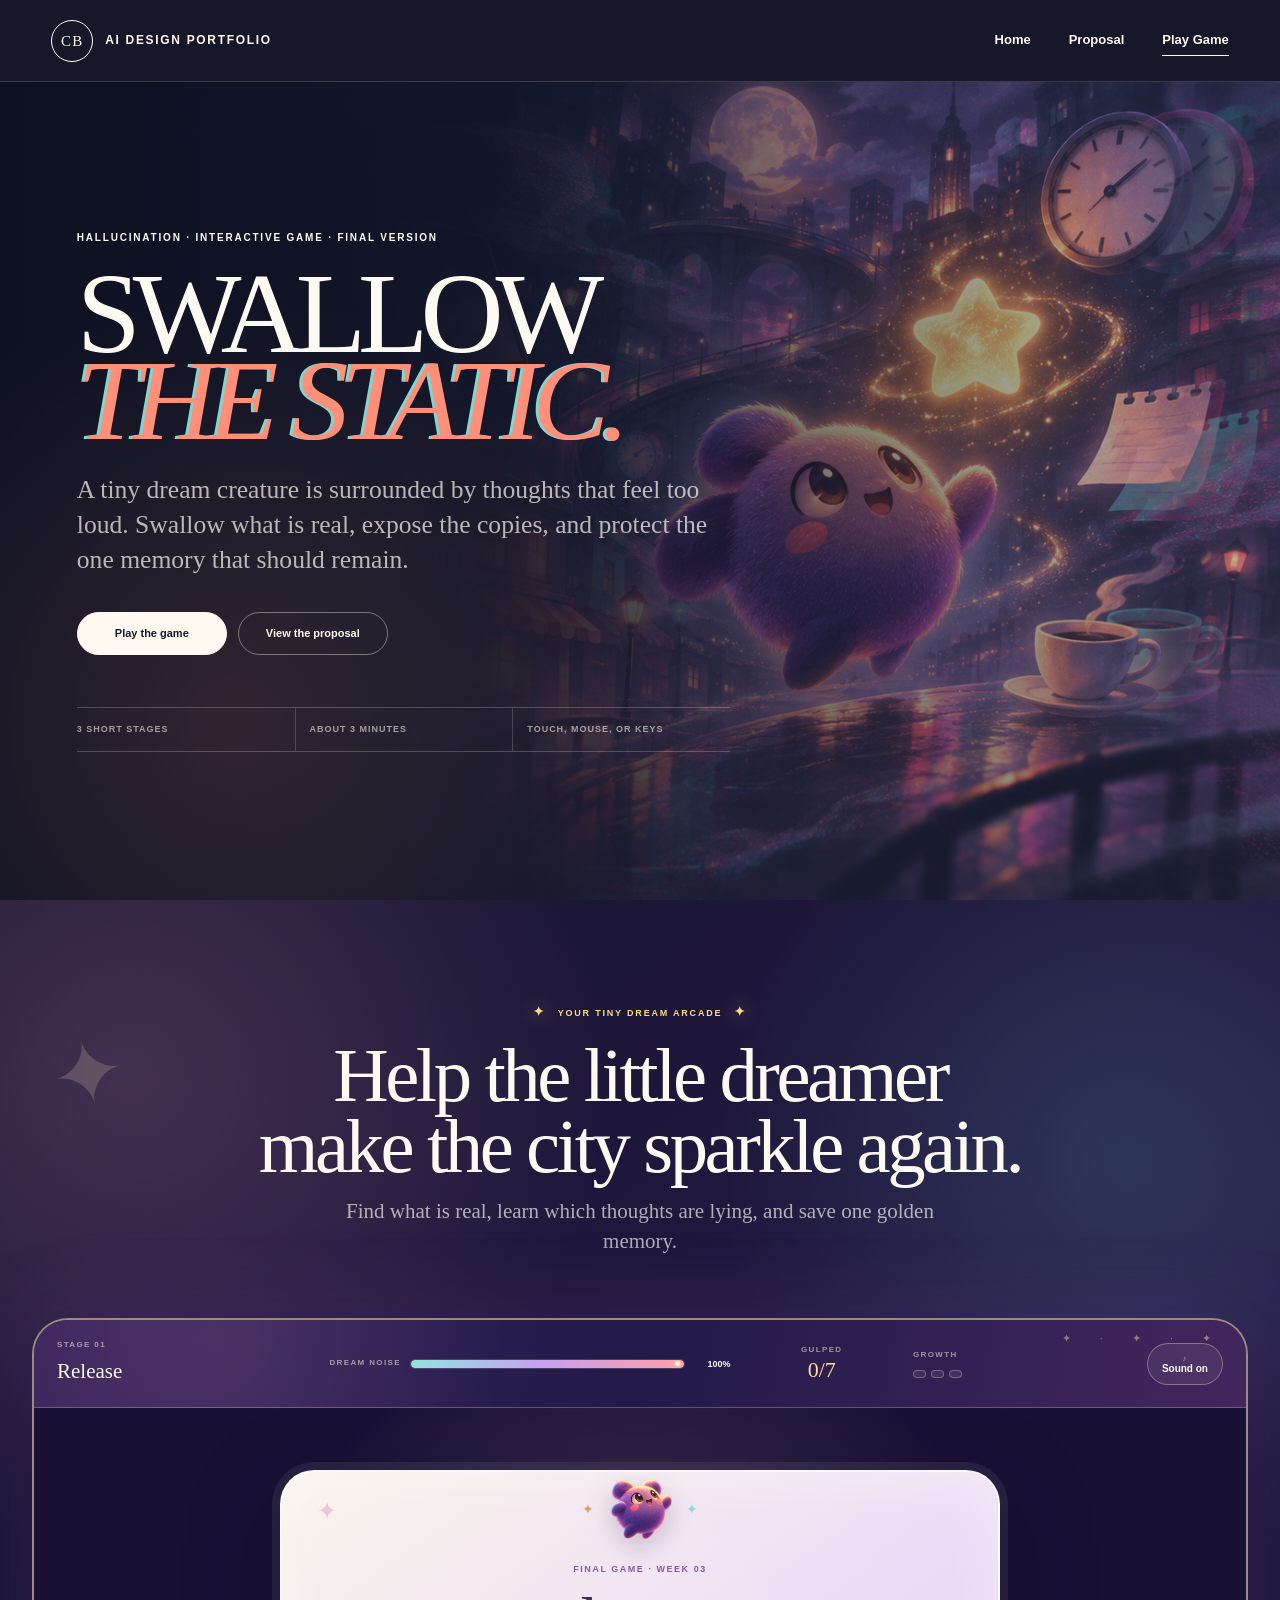
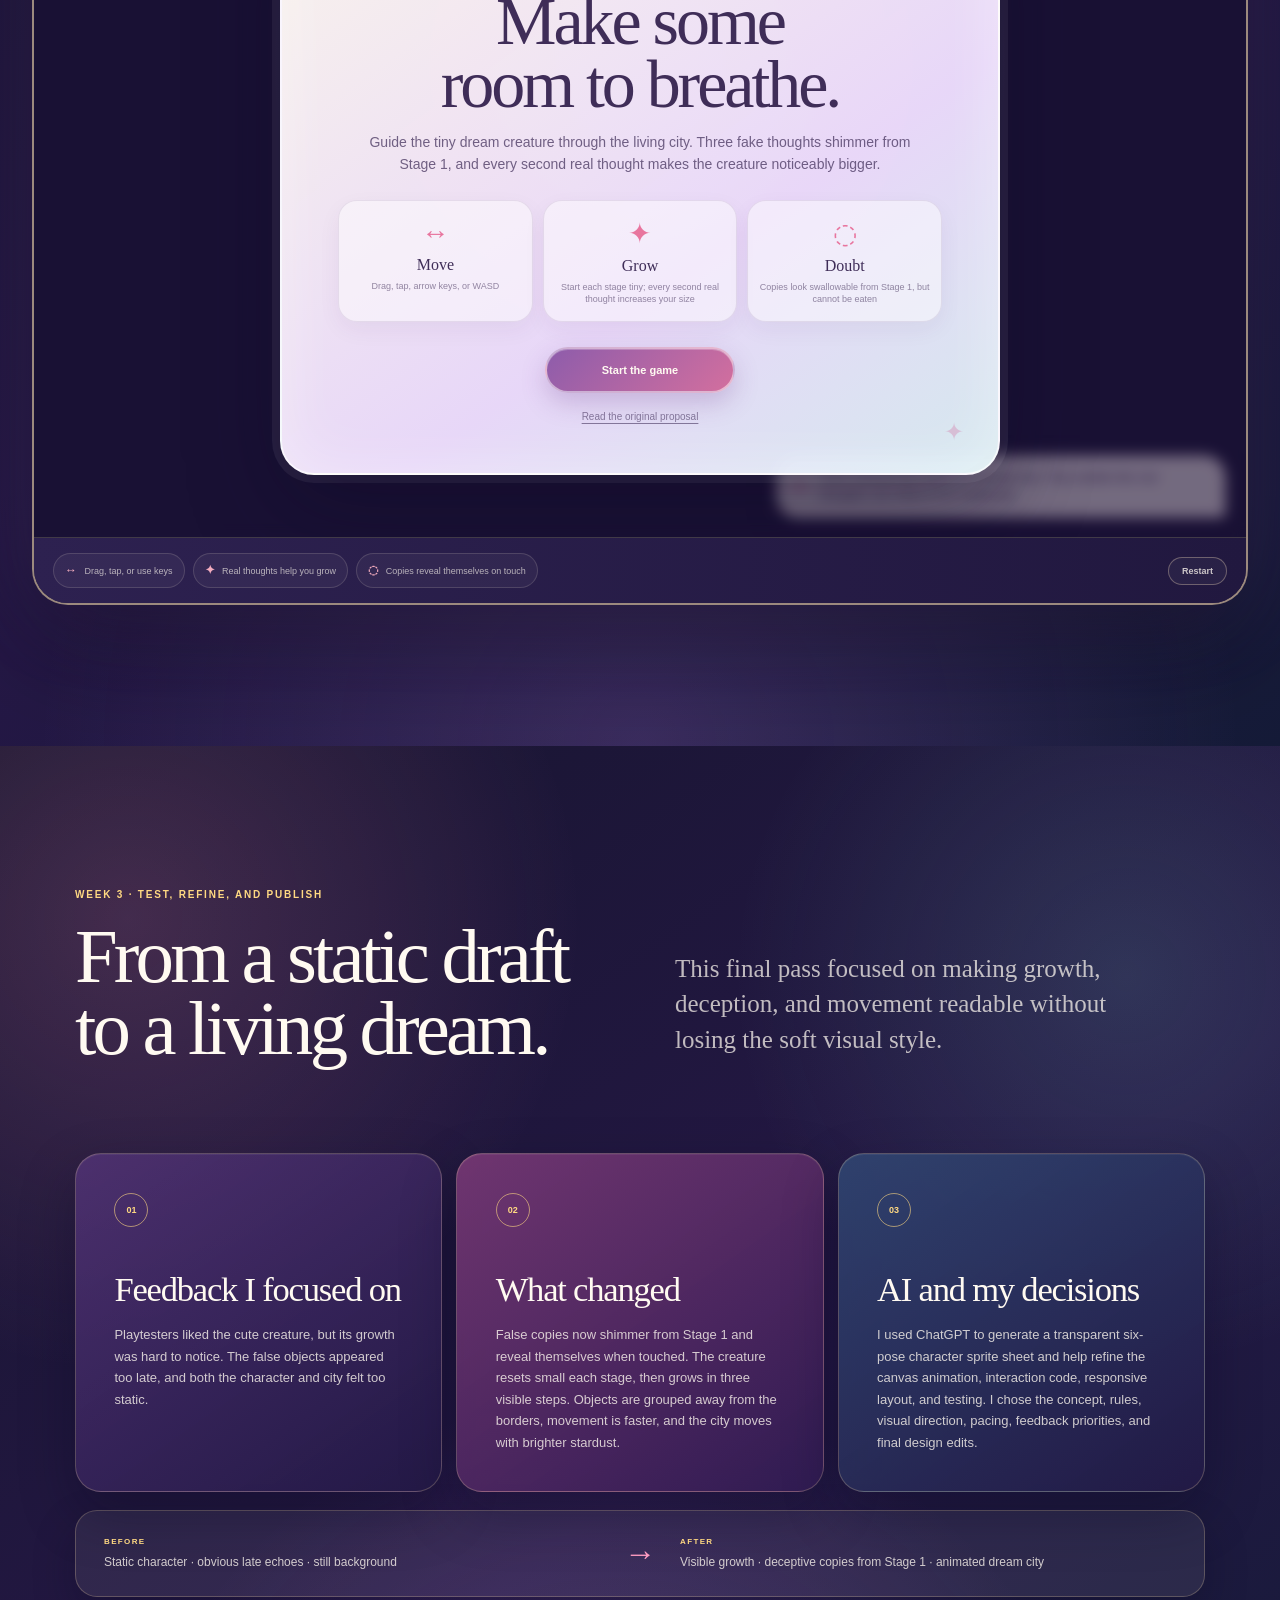
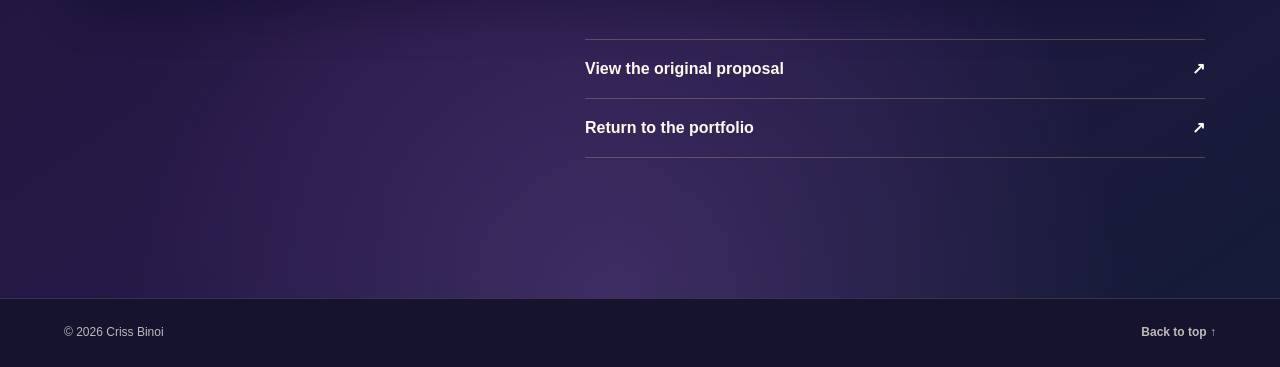
<file: game.html>
<!doctype html>
<html lang="en">
<head>
  <meta charset="utf-8">
  <meta name="viewport" content="width=device-width, initial-scale=1">
  <meta name="description" content="Play Swallow the Static, Criss Binoi's final Hallucination web game about swallowing real thoughts, exposing false echoes, and protecting one memory.">
  <title>Swallow the Static | Final Game · Criss Binoi</title>
  <link rel="stylesheet" href="styles.css?v=14">
  <link rel="stylesheet" href="game.css?v=15">
  <script src="script.js?v=14" defer></script>
  <script src="game.js?v=18" defer></script>
</head>
<body class="game-page" data-page="game">
  <header class="site-header game-header" id="top">
    <a class="brand" href="index.html" aria-label="Criss Binoi portfolio home"><span>CB</span><small>AI Design Portfolio</small></a>
    <nav aria-label="Game navigation">
      <a href="index.html">Home</a>
      <a href="game-proposal.html">Proposal</a>
      <a class="active" href="game.html">Play Game</a>
    </nav>
  </header>

  <main>
    <section class="game-intro" aria-labelledby="game-title">
      <div class="game-intro-copy">
        <p class="game-kicker">Hallucination · Interactive game · Final version</p>
        <h1 id="game-title">SWALLOW<br><em>THE STATIC.</em></h1>
        <p class="cover-lede">A tiny dream creature is surrounded by thoughts that feel too loud. Swallow what is real, expose the copies, and protect the one memory that should remain.</p>
        <div class="cover-actions">
          <a class="cover-button cover-button-primary" href="#game-frame">Play the game</a>
          <a class="cover-button" href="game-proposal.html">View the proposal</a>
        </div>
        <div class="game-intro-note" aria-label="Game details">
          <span>3 short stages</span>
          <span>About 3 minutes</span>
          <span>Touch, mouse, or keys</span>
        </div>
      </div>

    </section>

    <section class="game-stage-section" id="play" aria-label="Playable game area">
      <div class="play-heading">
        <p><span aria-hidden="true">✦</span> Your tiny dream arcade <span aria-hidden="true">✦</span></p>
        <h2>Help the little dreamer make the city sparkle again.</h2>
        <p class="play-heading-copy">Find what is real, learn which thoughts are lying, and save one golden memory.</p>
      </div>
      <div class="game-frame" id="game-frame">
        <div class="game-hud">
          <div class="hud-stage"><span id="stage-number">STAGE 01</span><strong id="stage-name">Release</strong></div>
          <div class="hud-noise">
            <span>DREAM NOISE</span>
            <div class="noise-track" aria-hidden="true"><i id="noise-fill"></i></div>
            <b id="noise-value">100%</b>
          </div>
          <div class="hud-count"><span>GULPED</span><strong><b id="cleared-count">0</b>/<b id="cleared-goal">7</b></strong></div>
          <div class="hud-growth" aria-label="Creature growth, zero of three">
            <span>GROWTH</span>
            <div class="growth-pips" id="growth-pips" aria-hidden="true"><i></i><i></i><i></i></div>
          </div>
          <button class="sound-toggle" id="sound-toggle" type="button" aria-pressed="true" aria-label="Mute game sound"><span aria-hidden="true">♪</span> Sound on</button>
        </div>

        <div class="canvas-wrap" id="canvas-wrap">
          <canvas id="game-canvas" width="960" height="620" aria-label="Swallow the Static game. Move the dream creature into solid objects to clear them."></canvas>
          <div class="game-overlay is-visible" id="game-overlay">
            <div class="overlay-card">
              <div class="overlay-mascot" aria-hidden="true">
                <span>✦</span>
                <img src="assets/swallow-static-creature.png" alt="">
                <span>✦</span>
              </div>
              <p class="overlay-step" id="overlay-step">FINAL GAME · WEEK 03</p>
              <h2 id="overlay-title">Make some room to breathe.</h2>
              <p id="overlay-copy">Guide the tiny dream creature through the living city. Three fake thoughts shimmer from Stage 1, and every second real thought makes the creature noticeably bigger.</p>
              <div class="instruction-grid" id="instruction-grid">
                <div><span aria-hidden="true">↔</span><strong>Move</strong><small>Drag, tap, arrow keys, or WASD</small></div>
                <div><span aria-hidden="true">✦</span><strong>Grow</strong><small>Start each stage tiny; every second real thought increases your size</small></div>
                <div><span aria-hidden="true">◌</span><strong>Doubt</strong><small>Copies look swallowable from Stage 1, but cannot be eaten</small></div>
              </div>
              <button class="game-button" id="overlay-button" type="button">Start the game</button>
              <a class="overlay-link" id="overlay-link" href="game-proposal.html">Read the original proposal</a>
            </div>
          </div>
          <p class="game-message" id="game-message" aria-live="polite">Start by clearing the smallest thoughts.</p>
        </div>

        <div class="game-controls">
          <div class="control-hints" aria-label="Game controls">
            <span><b aria-hidden="true">↔</b> Drag, tap, or use keys</span>
            <span><b aria-hidden="true">✦</b> Real thoughts help you grow</span>
            <span><b aria-hidden="true">◌</b> Copies reveal themselves on touch</span>
          </div>
          <button id="restart-game" type="button">Restart</button>
        </div>
      </div>
    </section>

    <section class="process-notes" aria-labelledby="process-title">
      <header class="process-heading">
        <p class="game-kicker">Week 3 · Test, refine, and publish</p>
        <h2 id="process-title">From a static draft to a living dream.</h2>
        <p>This final pass focused on making growth, deception, and movement readable without losing the soft visual style.</p>
      </header>

      <div class="process-grid">
        <article class="process-card">
          <span>01</span>
          <h3>Feedback I focused on</h3>
          <p>Playtesters liked the cute creature, but its growth was hard to notice. The false objects appeared too late, and both the character and city felt too static.</p>
        </article>
        <article class="process-card">
          <span>02</span>
          <h3>What changed</h3>
              <p>False copies now shimmer from Stage 1 and reveal themselves when touched. The creature resets small each stage, then grows in three visible steps. Objects are grouped away from the borders, movement is faster, and the city moves with brighter stardust.</p>
        </article>
        <article class="process-card">
          <span>03</span>
          <h3>AI and my decisions</h3>
          <p>I used ChatGPT to generate a transparent six-pose character sprite sheet and help refine the canvas animation, interaction code, responsive layout, and testing. I chose the concept, rules, visual direction, pacing, feedback priorities, and final design edits.</p>
        </article>
      </div>

      <div class="revision-strip" aria-label="Before and after summary">
        <p><small>BEFORE</small> Static character · obvious late echoes · still background</p>
        <span aria-hidden="true">→</span>
        <p><small>AFTER</small> Visible growth · deceptive copies from Stage 1 · animated dream city</p>
      </div>

      <div class="draft-links process-links">
        <a href="game-proposal.html">View the original proposal <span aria-hidden="true">↗</span></a>
        <a href="index.html">Return to the portfolio <span aria-hidden="true">↗</span></a>
      </div>
    </section>
  </main>

  <footer class="site-footer game-footer"><p>© <span data-year></span> Criss Binoi</p><a href="#top">Back to top ↑</a></footer>
</body>
</html>
</file>
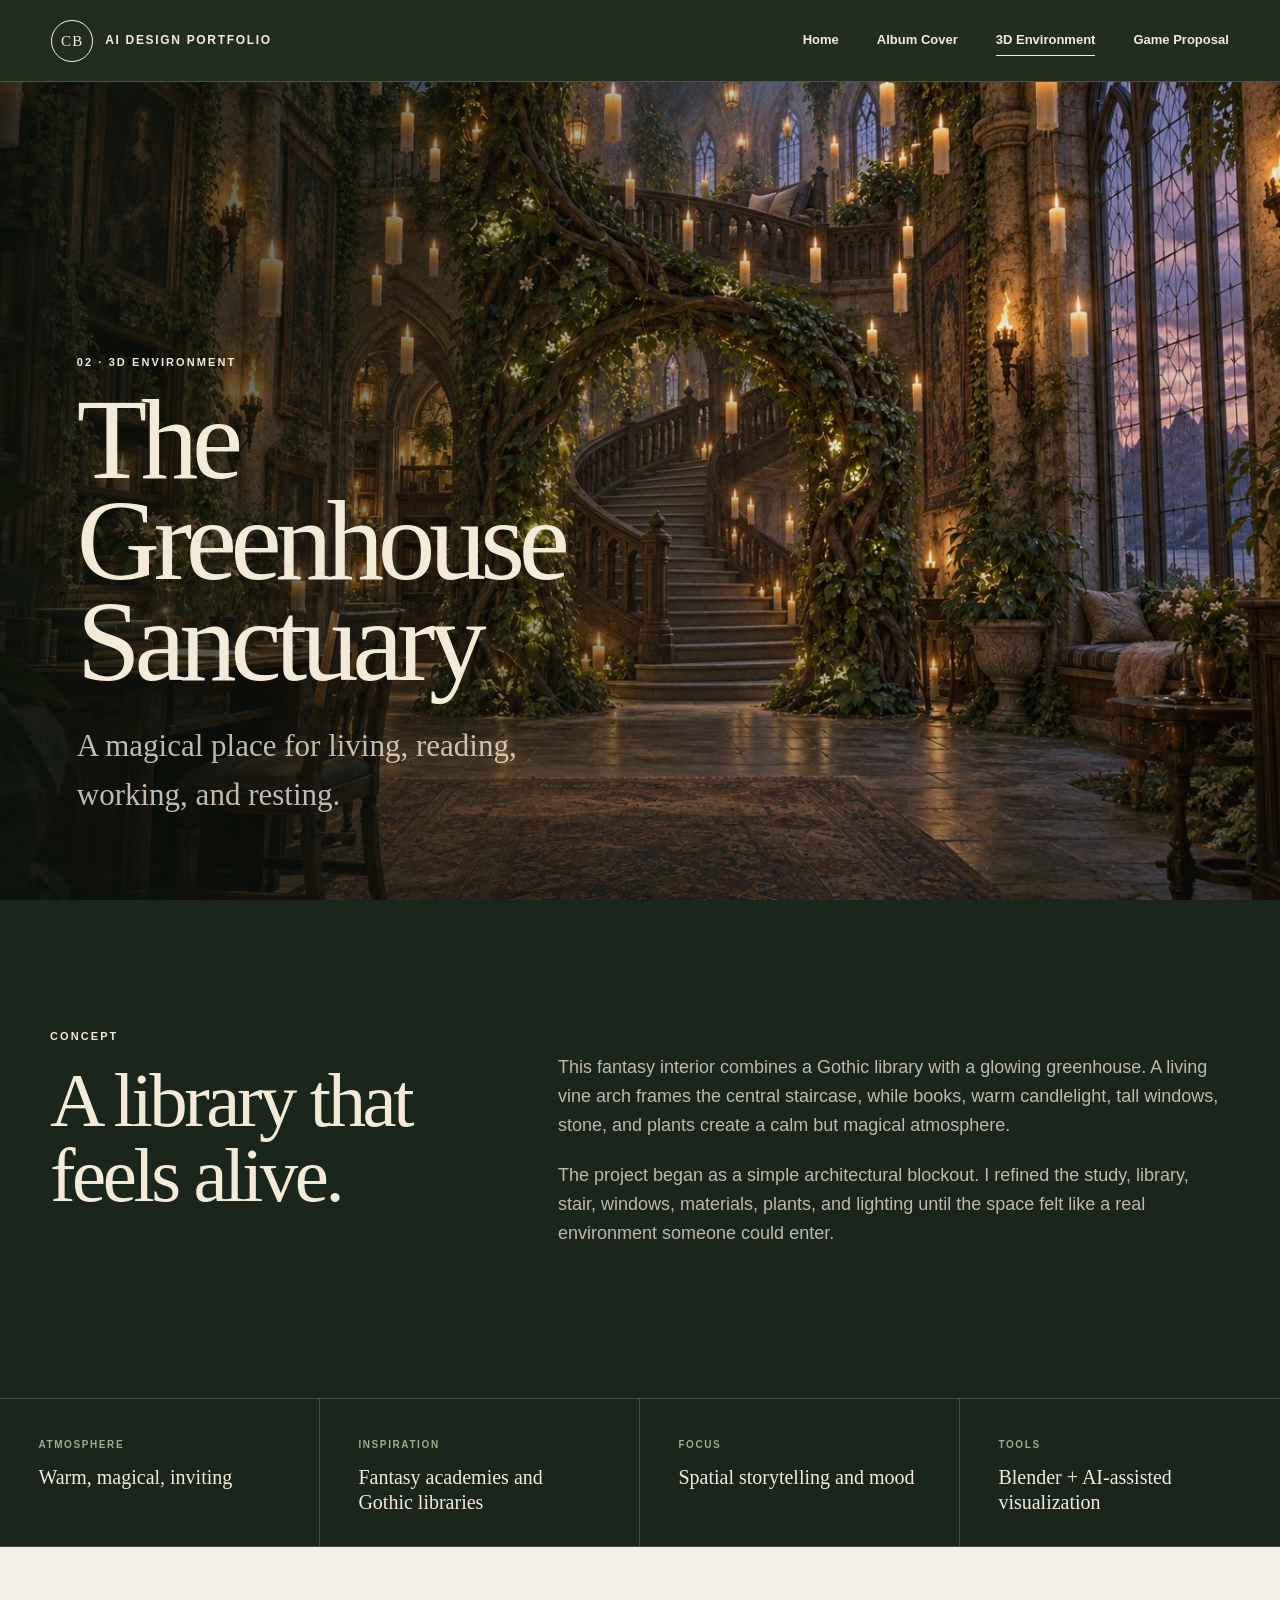
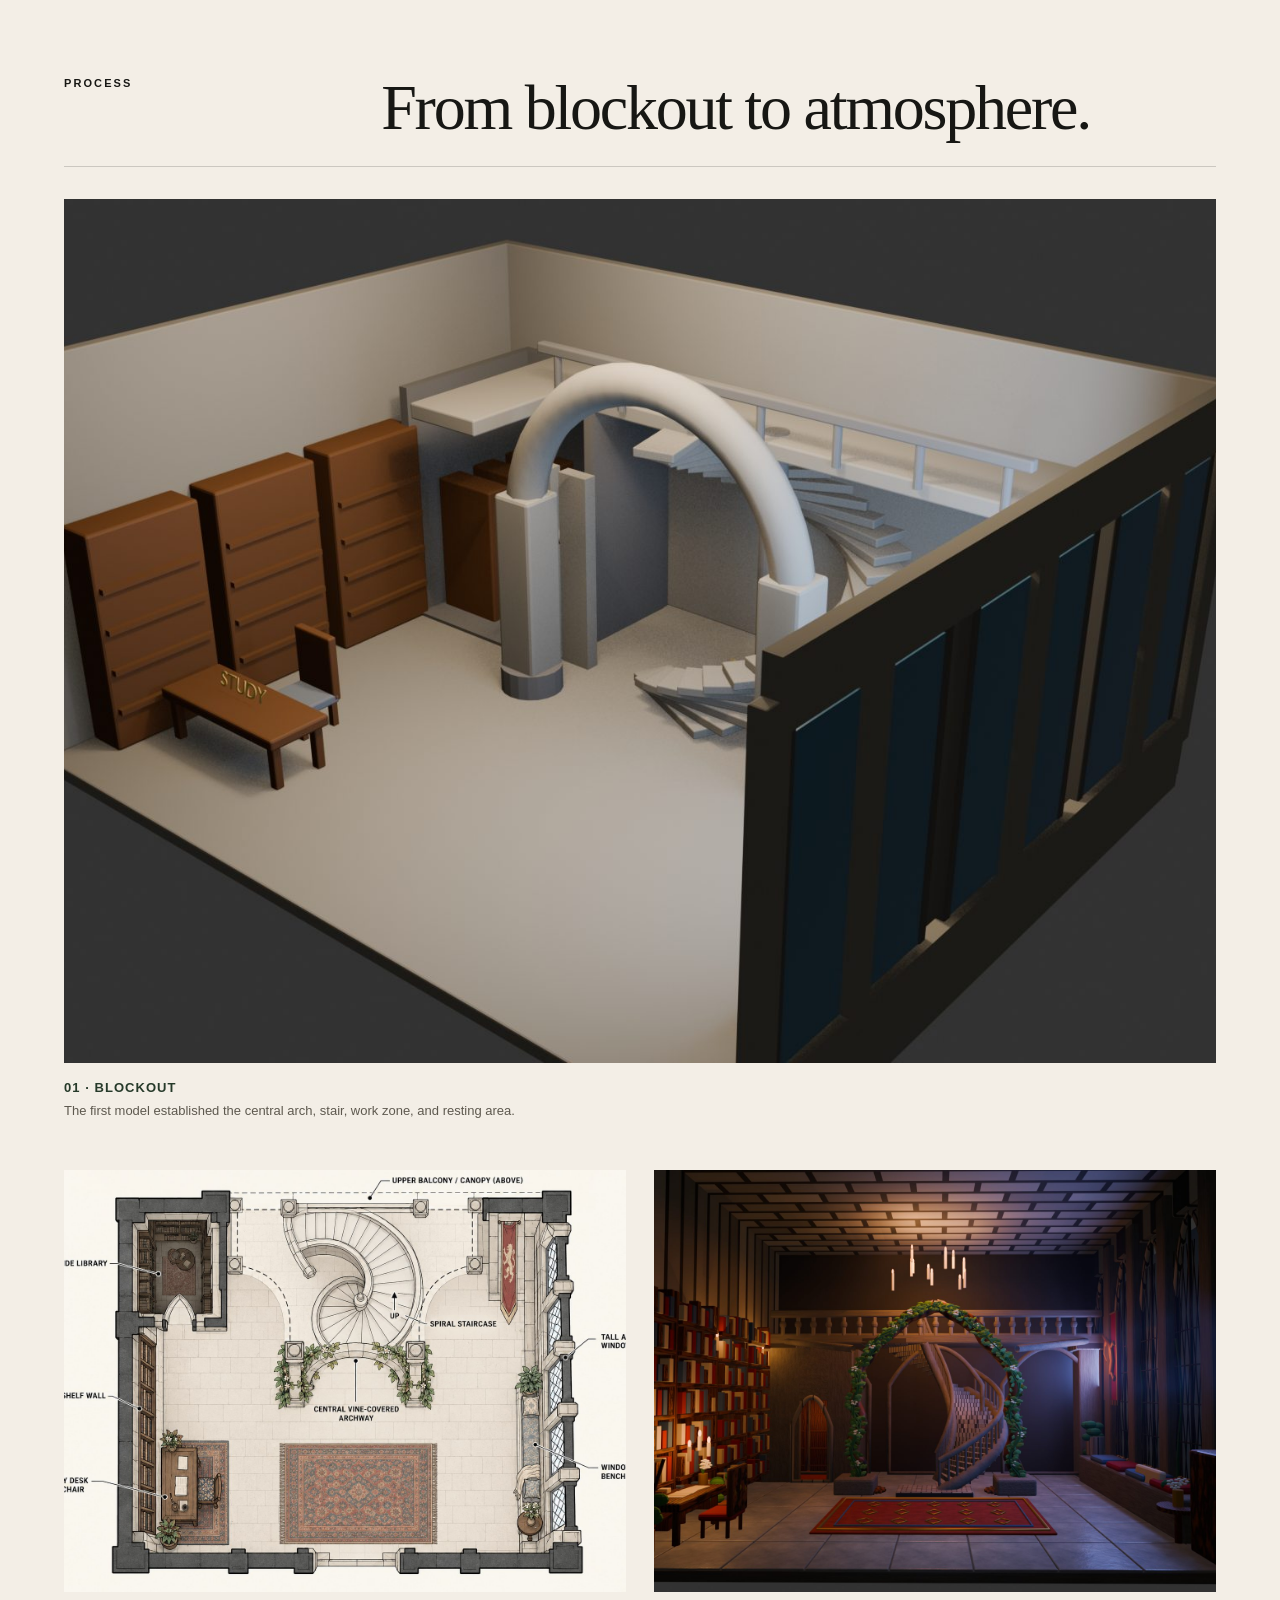
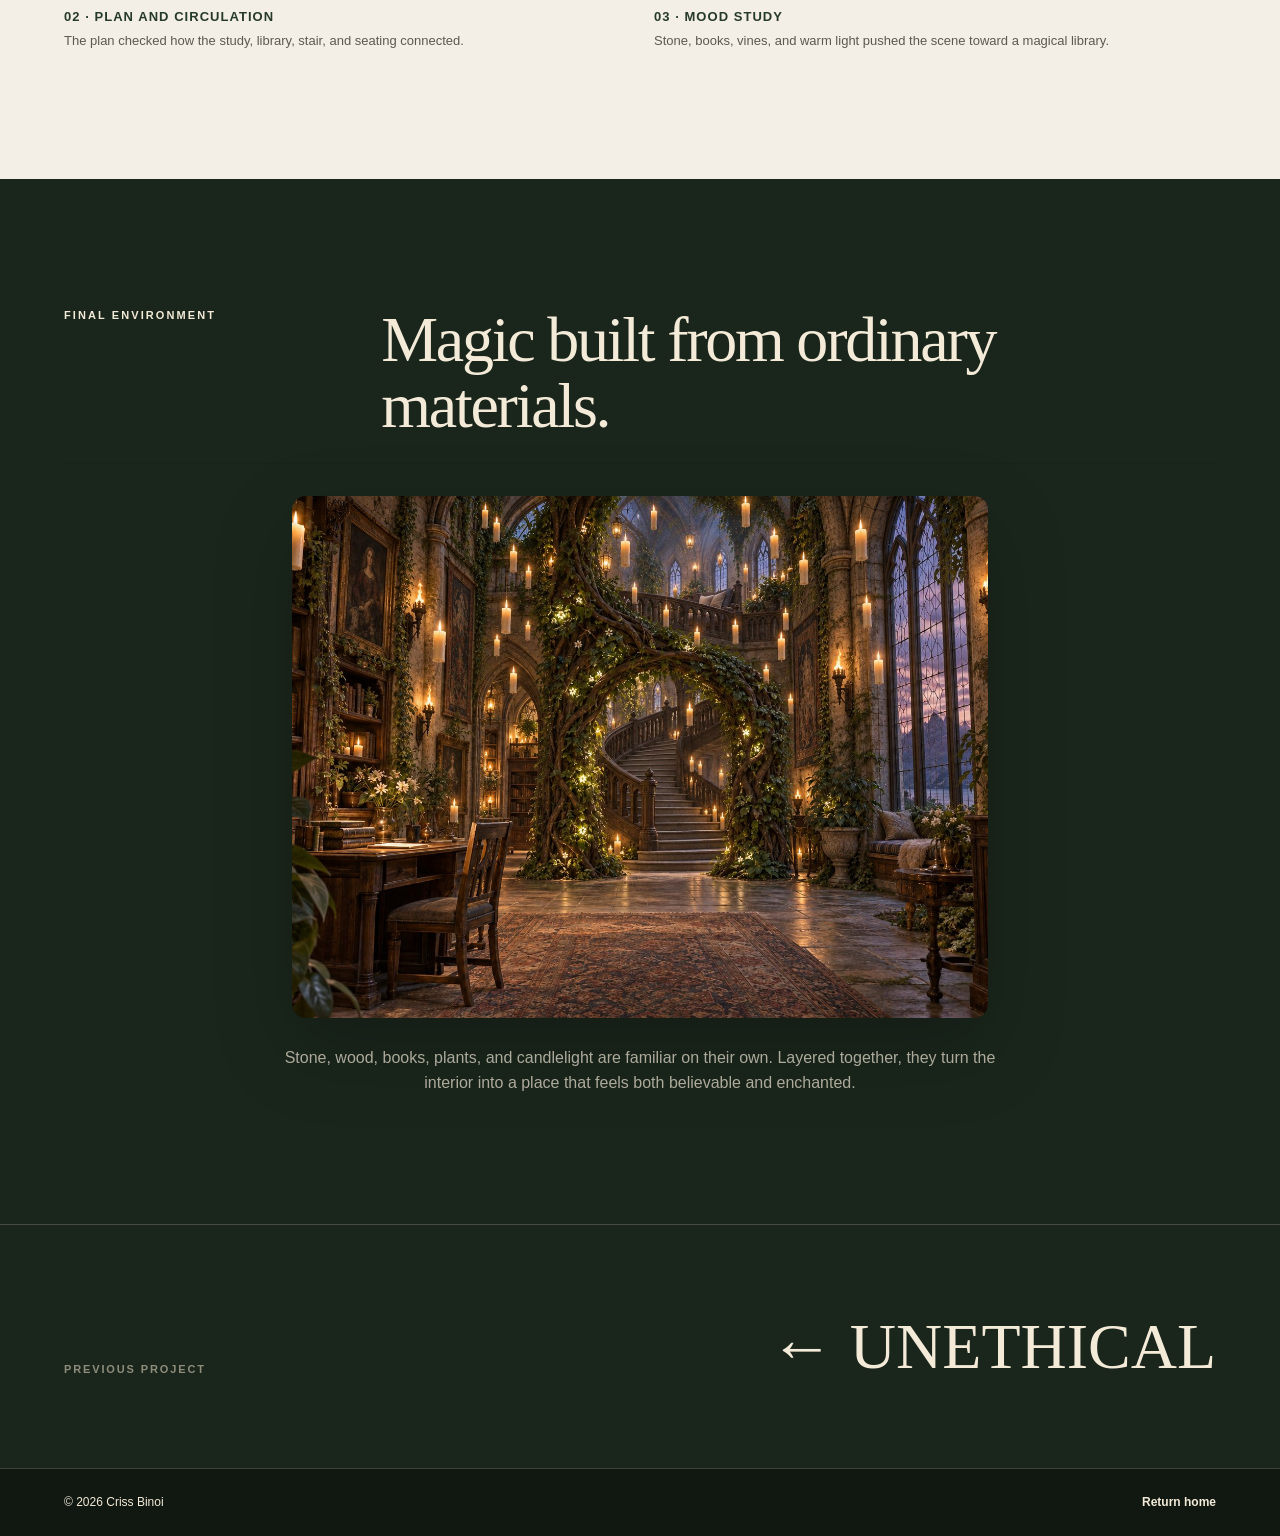
<file: greenhouse-sanctuary.html>
<!doctype html>
<html lang="en">
<head>
  <meta charset="utf-8">
  <meta name="viewport" content="width=device-width, initial-scale=1">
  <meta name="description" content="The Greenhouse Sanctuary — a magical 3D environment by Criss Binoi.">
  <title>The Greenhouse Sanctuary — Criss Binoi</title>
  <link rel="stylesheet" href="styles.css?v=12">
  <script src="script.js" defer></script>
</head>
<body data-page="project">
  <header class="site-header moss-header">
    <a class="brand" href="index.html" aria-label="Criss Binoi portfolio home">
      <span>CB</span>
      <small>AI Design Portfolio</small>
    </a>
    <nav aria-label="Main navigation">
      <a href="index.html">Home</a>
      <a href="album-cover.html">Album Cover</a>
      <a class="active" href="greenhouse-sanctuary.html">3D Environment</a>
      <a href="game-proposal.html">Game Proposal</a>
    </nav>
  </header>

  <main class="project-page environment-page">
    <section class="environment-hero">
      <img src="assets/greenhouse-final.jpg" alt="Final Greenhouse Sanctuary environment with a magical vine arch, library, candles, and grand staircase">
      <div class="environment-title">
        <p class="eyebrow">02 · 3D environment</p>
        <h1>The Greenhouse<br>Sanctuary</h1>
        <p>A magical place for living, reading, working, and resting.</p>
      </div>
    </section>

    <section class="environment-overview">
      <div>
        <p class="eyebrow">Concept</p>
        <h2>A library that feels alive.</h2>
      </div>
      <div class="overview-copy">
        <p>This fantasy interior combines a Gothic library with a glowing greenhouse. A living vine arch frames the central staircase, while books, warm candlelight, tall windows, stone, and plants create a calm but magical atmosphere.</p>
        <p>The project began as a simple architectural blockout. I refined the study, library, stair, windows, materials, plants, and lighting until the space felt like a real environment someone could enter.</p>
      </div>
    </section>

    <section class="project-facts environment-facts" aria-label="Project summary">
      <div><span>Atmosphere</span><p>Warm, magical, inviting</p></div>
      <div><span>Inspiration</span><p>Fantasy academies and Gothic libraries</p></div>
      <div><span>Focus</span><p>Spatial storytelling and mood</p></div>
      <div><span>Tools</span><p>Blender + AI-assisted visualization</p></div>
    </section>

    <section class="story-section light-story">
      <div class="section-heading compact">
        <p class="eyebrow">Process</p>
        <h2>From blockout to atmosphere.</h2>
      </div>
      <div class="environment-process">
        <figure class="process-wide">
          <img src="assets/greenhouse-blockout.jpg" alt="Early 3D blockout of the Greenhouse Sanctuary">
          <figcaption><strong>01 · Blockout</strong> The first model established the central arch, stair, work zone, and resting area.</figcaption>
        </figure>
        <figure>
          <img src="assets/greenhouse-plan.jpg" alt="Top-down plan of the 3D environment">
          <figcaption><strong>02 · Plan and circulation</strong> The plan checked how the study, library, stair, and seating connected.</figcaption>
        </figure>
        <figure>
          <img src="assets/greenhouse-library-study.jpg" alt="Lighting and material study for the Gothic library">
          <figcaption><strong>03 · Mood study</strong> Stone, books, vines, and warm light pushed the scene toward a magical library.</figcaption>
        </figure>
      </div>
    </section>

    <section class="final-environment">
      <div class="section-heading compact">
        <p class="eyebrow">Final environment</p>
        <h2>Magic built from ordinary materials.</h2>
      </div>
      <img src="assets/greenhouse-final.jpg" alt="Final render of The Greenhouse Sanctuary">
      <p>Stone, wood, books, plants, and candlelight are familiar on their own. Layered together, they turn the interior into a place that feels both believable and enchanted.</p>
    </section>

    <nav class="next-project" aria-label="Previous project">
      <p>Previous project</p>
      <a href="album-cover.html"><span aria-hidden="true">←</span> UNETHICAL</a>
    </nav>
  </main>

  <footer class="site-footer moss-footer">
    <p>© <span data-year></span> Criss Binoi</p>
    <a href="index.html">Return home</a>
  </footer>
</body>
</html>
</file>
<file: styles.css>
:root {
  --paper: #f3eee6;
  --paper-deep: #e6ddd0;
  --ink: #171714;
  --muted: #6c675e;
  --wine: #761c31;
  --wine-dark: #2a0d14;
  --cream: #eee1ca;
  --moss: #263a2a;
  --moss-light: #8d9a78;
  --gold: #c49b5f;
  --line: rgba(23, 23, 20, 0.18);
  --serif: Georgia, "Times New Roman", serif;
  --sans: "Segoe UI", Arial, sans-serif;
}

* { box-sizing: border-box; }

html {
  scroll-behavior: smooth;
  background: var(--paper);
}

body {
  margin: 0;
  color: var(--ink);
  background: var(--paper);
  font-family: var(--sans);
  line-height: 1.6;
  -webkit-font-smoothing: antialiased;
}

img {
  display: block;
  width: 100%;
}

a { color: inherit; }

button,
a { -webkit-tap-highlight-color: transparent; }

.site-header {
  position: relative;
  z-index: 20;
  display: flex;
  align-items: center;
  justify-content: space-between;
  min-height: 82px;
  padding: 18px clamp(22px, 4vw, 68px);
  border-bottom: 1px solid var(--line);
  background: rgba(243, 238, 230, 0.92);
  backdrop-filter: blur(16px);
}

.brand {
  display: flex;
  align-items: center;
  gap: 12px;
  color: inherit;
  text-decoration: none;
}

.brand > span {
  display: grid;
  width: 42px;
  height: 42px;
  place-items: center;
  border: 1px solid currentColor;
  border-radius: 50%;
  font-family: var(--serif);
  font-size: 15px;
  letter-spacing: 0.08em;
}

.brand small {
  font-size: 12px;
  font-weight: 700;
  letter-spacing: 0.14em;
  text-transform: uppercase;
}

.site-header nav {
  display: flex;
  align-items: center;
  gap: clamp(15px, 3vw, 38px);
}

.site-header nav a {
  position: relative;
  padding: 7px 0;
  color: inherit;
  font-size: 13px;
  font-weight: 650;
  text-decoration: none;
}

.site-header nav a::after {
  position: absolute;
  right: 0;
  bottom: 2px;
  left: 0;
  height: 1px;
  background: currentColor;
  content: "";
  transform: scaleX(0);
  transform-origin: right;
  transition: transform 180ms ease;
}

.site-header nav a:hover::after,
.site-header nav a:focus-visible::after,
.site-header nav a.active::after {
  transform: scaleX(1);
  transform-origin: left;
}

.dark-header {
  color: var(--cream);
  border-color: rgba(238, 225, 202, 0.2);
  background: rgba(20, 15, 14, 0.96);
}

.moss-header {
  color: #f4ead8;
  border-color: rgba(244, 234, 216, 0.2);
  background: rgba(25, 37, 27, 0.96);
}

.home-hero {
  position: relative;
  display: grid;
  min-height: min(780px, calc(100vh - 82px));
  place-items: center;
  overflow: hidden;
  padding: 95px 7vw 110px;
  isolation: isolate;
  cursor: crosshair;
  background:
    radial-gradient(circle at 15% 20%, rgba(118, 28, 49, 0.13), transparent 35%),
    radial-gradient(circle at 85% 70%, rgba(38, 58, 42, 0.16), transparent 34%),
    var(--paper);
}

.home-hero::after {
  position: absolute;
  inset: 18px;
  z-index: -1;
  border: 1px solid rgba(23, 23, 20, 0.1);
  border-radius: 28px;
  content: "";
  pointer-events: none;
}

#flower-canvas {
  position: absolute;
  inset: 0;
  z-index: -2;
  width: 100%;
  height: 100%;
  pointer-events: none;
}

.hero-copy {
  width: min(820px, 100%);
  padding: clamp(28px, 5vw, 62px);
  border: 1px solid rgba(255,255,255,0.62);
  border-radius: 32px;
  background: rgba(244, 239, 231, 0.76);
  box-shadow: 0 28px 85px rgba(50, 37, 26, 0.13);
  text-align: center;
  backdrop-filter: blur(15px);
}

.eyebrow {
  margin: 0 0 17px;
  font-size: 11px;
  font-weight: 800;
  letter-spacing: 0.19em;
  text-transform: uppercase;
}

.home-hero h1 {
  max-width: 760px;
  margin: 0 auto;
  font-family: var(--serif);
  font-size: clamp(48px, 7.7vw, 106px);
  font-weight: 400;
  letter-spacing: -0.055em;
  line-height: 0.93;
}

.home-hero h1 em {
  color: var(--wine);
  font-weight: 400;
}

.hero-intro {
  max-width: 610px;
  margin: 28px auto 0;
  color: #4d4842;
  font-size: clamp(16px, 1.7vw, 20px);
}

.hero-actions {
  display: flex;
  flex-wrap: wrap;
  justify-content: center;
  gap: 12px;
  margin-top: 32px;
}

.button {
  display: inline-flex;
  min-height: 48px;
  align-items: center;
  justify-content: center;
  padding: 11px 22px;
  border: 1px solid var(--ink);
  border-radius: 999px;
  font: 700 13px/1 var(--sans);
  text-decoration: none;
  cursor: pointer;
  transition: transform 180ms ease, background 180ms ease, color 180ms ease;
}

.button:hover,
.button:focus-visible { transform: translateY(-2px); }

.button.primary {
  color: var(--paper);
  background: var(--ink);
}

.button.quiet { background: transparent; }

.interaction-note {
  position: absolute;
  right: clamp(30px, 4vw, 70px);
  bottom: 30px;
  display: flex;
  align-items: flex-start;
  flex-direction: column;
  gap: 1px;
  margin: 0;
  padding: 9px 14px;
  border: 1px solid rgba(255, 255, 255, 0.48);
  border-radius: 18px;
  background: rgba(243, 238, 230, 0.76);
  color: #514b43;
  pointer-events: none;
  backdrop-filter: blur(8px);
}

.interaction-main { font-size: 12px; }

.interaction-sub {
  padding-left: 15px;
  font-size: 10px;
  opacity: 0.72;
}

.projects-section {
  padding: clamp(84px, 10vw, 150px) clamp(22px, 5vw, 82px);
}

.section-heading {
  display: grid;
  grid-template-columns: minmax(170px, 0.38fr) 1fr;
  max-width: 1180px;
  margin: 0 auto 60px;
  padding-bottom: 25px;
  border-bottom: 1px solid var(--line);
}

.section-heading h2 {
  max-width: 790px;
  margin: 0;
  font-family: var(--serif);
  font-size: clamp(35px, 5vw, 68px);
  font-weight: 400;
  letter-spacing: -0.035em;
  line-height: 1.02;
}

.project-list {
  display: grid;
  grid-template-columns: repeat(2, minmax(0, 1fr));
  max-width: 1180px;
  margin: 0 auto;
  gap: clamp(22px, 3vw, 36px);
}

.project-card {
  display: grid;
  grid-template-columns: 1fr;
  grid-template-rows: auto 1fr;
  overflow: hidden;
  border-radius: 28px;
  color: var(--cream);
  text-decoration: none;
  box-shadow: 0 22px 55px rgba(35, 25, 19, 0.13);
}

.project-card:nth-child(even) { grid-template-columns: 1fr; }
.project-card:nth-child(even) .card-image { order: initial; }

.album-card { background: #1b1113; }
.environment-card { background: #2d3b2e; }

.card-image {
  min-height: 0;
  aspect-ratio: 4 / 3;
  overflow: hidden;
  background: #111;
}

.card-image img {
  width: 100%;
  height: 100%;
  object-fit: cover;
  transition: transform 650ms cubic-bezier(.2,.7,.2,1);
}

.square-image img { object-position: center; }
.wide-image img { object-position: center; }
.project-card:hover .card-image img { transform: scale(1.035); }

.card-copy {
  position: relative;
  display: flex;
  min-height: 330px;
  flex-direction: column;
  justify-content: center;
  padding: clamp(34px, 4vw, 54px);
}

.project-number {
  position: absolute;
  top: 29px;
  right: 31px;
  color: rgba(238, 225, 202, 0.52);
  font-family: var(--serif);
  font-size: 32px;
}

.project-type {
  margin: 0 0 13px;
  color: rgba(238, 225, 202, 0.66);
  font-size: 11px;
  font-weight: 800;
  letter-spacing: 0.16em;
  text-transform: uppercase;
}

.card-copy h3 {
  margin: 0 0 22px;
  font-family: var(--serif);
  font-size: clamp(36px, 4vw, 54px);
  font-weight: 400;
  letter-spacing: -0.04em;
  line-height: 0.98;
}

.card-copy > p:not(.project-type) {
  margin: 0;
  color: rgba(238, 225, 202, 0.8);
  font-size: 16px;
}

.text-link {
  align-self: flex-start;
  margin-top: 35px;
  padding-bottom: 3px;
  border-bottom: 1px solid currentColor;
  font-weight: 750;
  font-size: 13px;
}

.proposal-teaser {
  position: relative;
  display: grid;
  max-width: 1180px;
  min-height: 310px;
  margin: 0 auto clamp(85px, 10vw, 150px);
  padding: clamp(35px, 5vw, 65px);
  overflow: hidden;
  color: var(--paper);
  border-radius: 28px;
  background:
    radial-gradient(circle at 84% 24%, rgba(92,168,170,0.38), transparent 24%),
    radial-gradient(circle at 72% 78%, rgba(169,47,57,0.48), transparent 27%),
    #171919;
  text-decoration: none;
  box-shadow: 0 22px 55px rgba(35, 25, 19, 0.13);
}

.proposal-teaser::after {
  position: absolute;
  right: 8%;
  bottom: -32%;
  width: 270px;
  height: 270px;
  border: 30px solid rgba(243,238,230,0.12);
  border-radius: 50%;
  content: "";
}

.proposal-teaser-label {
  position: relative;
  z-index: 1;
  font-size: 10px;
  font-weight: 800;
  letter-spacing: 0.18em;
  text-transform: uppercase;
}

.proposal-teaser strong {
  position: relative;
  z-index: 1;
  max-width: 800px;
  margin-top: 25px;
  font: 400 clamp(52px, 8vw, 105px)/0.8 var(--serif);
  letter-spacing: -0.06em;
}

.proposal-teaser strong em {
  color: #a92f39;
  font-weight: 400;
  text-shadow: -2px 0 #5ca8aa;
}

.proposal-teaser-copy {
  position: relative;
  z-index: 1;
  margin-top: 24px;
  color: rgba(243,238,230,0.68);
  font-family: var(--serif);
  font-size: 21px;
}

.proposal-teaser-link {
  position: absolute;
  right: clamp(30px, 5vw, 65px);
  bottom: clamp(30px, 5vw, 65px);
  z-index: 1;
  padding-bottom: 3px;
  border-bottom: 1px solid currentColor;
  font-size: 12px;
  font-weight: 750;
}

.about-strip {
  display: grid;
  grid-template-columns: minmax(150px, 0.35fr) 1fr;
  max-width: 1180px;
  margin: 0 auto clamp(85px, 10vw, 150px);
  padding: 45px 0 0;
  border-top: 1px solid var(--line);
}

.about-strip > p:last-child {
  max-width: 850px;
  margin: 0;
  font-family: var(--serif);
  font-size: clamp(27px, 3.3vw, 45px);
  line-height: 1.17;
}

.site-footer {
  display: flex;
  align-items: center;
  justify-content: space-between;
  padding: 24px clamp(22px, 5vw, 82px);
  border-top: 1px solid var(--line);
  font-size: 12px;
}

.site-footer p { margin: 0; }
.site-footer a { font-weight: 700; text-decoration: none; }

/* Project pages */
.project-page { overflow: hidden; }

.album-page {
  color: var(--cream);
  background: #15100f;
}

.project-intro {
  display: grid;
  grid-template-columns: 0.82fr 1.18fr;
  min-height: calc(100vh - 82px);
}

.project-intro-copy {
  display: flex;
  flex-direction: column;
  justify-content: center;
  padding: clamp(55px, 8vw, 125px) clamp(30px, 6vw, 95px);
}

.project-intro h1,
.environment-title h1 {
  margin: 0;
  font-family: var(--serif);
  font-size: clamp(60px, 9vw, 135px);
  font-weight: 400;
  letter-spacing: -0.055em;
  line-height: 0.88;
}

.project-subtitle {
  margin: 19px 0 0;
  color: #ba9d8e;
  font-size: 13px;
  letter-spacing: 0.12em;
  text-transform: uppercase;
}

.project-lede {
  max-width: 560px;
  margin: 34px 0 0;
  color: rgba(238, 225, 202, 0.76);
  font-family: var(--serif);
  font-size: clamp(20px, 2.2vw, 29px);
  line-height: 1.35;
}

.light-button {
  align-self: flex-start;
  margin-top: 33px;
  color: var(--cream);
  border-color: rgba(238, 225, 202, 0.66);
  background: transparent;
}

.light-button:hover { color: #15100f; background: var(--cream); }

.final-art {
  display: grid;
  align-content: center;
  margin: 0;
  padding: clamp(30px, 5vw, 80px);
  background: #0d0d0c;
}

.album-art img {
  max-width: 820px;
  margin: auto;
  box-shadow: 0 24px 70px rgba(0,0,0,0.44);
}

.final-art figcaption {
  margin-top: 13px;
  color: rgba(238, 225, 202, 0.55);
  font-size: 11px;
  letter-spacing: 0.12em;
  text-align: center;
  text-transform: uppercase;
}

.project-facts {
  display: grid;
  grid-template-columns: repeat(4, 1fr);
  border-top: 1px solid rgba(238, 225, 202, 0.2);
  border-bottom: 1px solid rgba(238, 225, 202, 0.2);
}

.project-facts > div {
  min-height: 145px;
  padding: 31px clamp(20px, 3vw, 45px);
  border-right: 1px solid rgba(238, 225, 202, 0.2);
}

.project-facts > div:last-child { border-right: 0; }

.project-facts span {
  color: #a68d80;
  font-size: 10px;
  font-weight: 800;
  letter-spacing: 0.16em;
  text-transform: uppercase;
}

.project-facts p {
  margin: 10px 0 0;
  font-family: var(--serif);
  font-size: 20px;
  line-height: 1.25;
}

.story-section {
  padding: clamp(80px, 10vw, 145px) clamp(22px, 5vw, 82px);
}

.section-heading.compact { margin-bottom: 32px; }

.section-intro {
  max-width: 780px;
  margin: 0 auto 60px;
  color: rgba(238, 225, 202, 0.72);
  font-size: 18px;
}

.process-grid {
  display: grid;
  max-width: 1180px;
  margin: auto;
  grid-template-columns: repeat(2, 1fr);
  gap: 44px 28px;
}

.process-grid figure,
.environment-process figure { margin: 0; }

.process-grid img {
  aspect-ratio: 1;
  object-fit: cover;
  background: #090909;
}

.process-grid figcaption,
.environment-process figcaption {
  padding: 15px 0 0;
  color: rgba(238, 225, 202, 0.66);
  font-size: 13px;
}

.process-grid figcaption strong,
.environment-process figcaption strong {
  display: block;
  margin-bottom: 3px;
  color: inherit;
  letter-spacing: 0.08em;
  text-transform: uppercase;
}

.decision-section {
  max-width: 1000px;
  margin: 0 auto;
  padding: 25px clamp(22px, 5vw, 82px) clamp(90px, 11vw, 165px);
  text-align: center;
}

.decision-section blockquote {
  margin: 0;
  font-family: var(--serif);
  font-size: clamp(34px, 5.1vw, 70px);
  line-height: 1.08;
}

.decision-section > p:last-child {
  max-width: 700px;
  margin: 32px auto 0;
  color: rgba(238, 225, 202, 0.64);
}

.next-project {
  display: flex;
  align-items: flex-end;
  justify-content: space-between;
  gap: 30px;
  padding: clamp(50px, 7vw, 95px) clamp(22px, 5vw, 82px);
  border-top: 1px solid rgba(238, 225, 202, 0.2);
}

.next-project p {
  margin: 0;
  color: rgba(238, 225, 202, 0.55);
  font-size: 11px;
  font-weight: 800;
  letter-spacing: 0.17em;
  text-transform: uppercase;
}

.next-project a {
  font-family: var(--serif);
  font-size: clamp(31px, 5vw, 72px);
  line-height: 1;
  text-decoration: none;
}

.dark-footer {
  color: var(--cream);
  border-color: rgba(238, 225, 202, 0.2);
  background: #0c0a09;
}

/* Environment project */
.environment-page {
  color: #f4ead8;
  background: #1a261c;
}

.environment-hero {
  position: relative;
  min-height: calc(100vh - 82px);
  background: #111;
}

.environment-hero::after {
  position: absolute;
  inset: 0;
  background: linear-gradient(90deg, rgba(12,18,13,0.83), rgba(12,18,13,0.08) 68%), linear-gradient(0deg, rgba(12,18,13,0.45), transparent 45%);
  content: "";
}

.environment-hero > img {
  position: absolute;
  inset: 0;
  height: 100%;
  object-fit: cover;
}

.environment-title {
  position: relative;
  z-index: 2;
  display: flex;
  min-height: calc(100vh - 82px);
  width: min(720px, 92%);
  flex-direction: column;
  justify-content: flex-end;
  padding: 80px clamp(22px, 6vw, 95px);
}

.environment-title h1 { font-size: clamp(58px, 9vw, 132px); }

.environment-title > p:last-child {
  max-width: 520px;
  margin: 28px 0 0;
  color: rgba(244, 234, 216, 0.78);
  font-family: var(--serif);
  font-size: clamp(20px, 2.5vw, 31px);
}

.environment-overview {
  display: grid;
  grid-template-columns: 0.8fr 1.2fr;
  max-width: 1180px;
  margin: auto;
  padding: clamp(80px, 10vw, 150px) 0;
  gap: 60px;
}

.environment-overview h2 {
  margin: 0;
  font-family: var(--serif);
  font-size: clamp(45px, 6vw, 82px);
  font-weight: 400;
  letter-spacing: -0.045em;
  line-height: 0.98;
}

.overview-copy {
  padding-top: 25px;
  color: rgba(244, 234, 216, 0.75);
  font-size: 18px;
}

.overview-copy p { margin: 0 0 22px; }

.environment-facts {
  border-color: rgba(244, 234, 216, 0.2);
}

.environment-facts > div { border-color: rgba(244, 234, 216, 0.2); }
.environment-facts span { color: #9faa8e; }

.light-story {
  color: var(--ink);
  background: var(--paper);
}

.light-story .section-heading { border-color: var(--line); }

.environment-process {
  display: grid;
  max-width: 1180px;
  margin: 0 auto;
  grid-template-columns: repeat(2, 1fr);
  gap: 48px 28px;
}

.environment-process .process-wide { grid-column: 1 / -1; }

.environment-process img {
  aspect-ratio: 4 / 3;
  object-fit: cover;
  background: #1a1a1a;
}

.environment-process figcaption { color: #5e594f; }
.environment-process figcaption strong { color: var(--moss); }

.final-environment {
  padding: clamp(85px, 10vw, 150px) clamp(22px, 5vw, 82px);
}

.final-environment > img {
  width: auto;
  max-width: min(1180px, 100%);
  max-height: clamp(320px, 58vh, 620px);
  margin: 0 auto;
  object-fit: contain;
  border-radius: 14px;
  box-shadow: 0 30px 80px rgba(0,0,0,0.24);
}

.final-environment > p {
  max-width: 720px;
  margin: 27px auto 0;
  color: rgba(244, 234, 216, 0.68);
  text-align: center;
}

.moss-footer {
  color: #f4ead8;
  border-color: rgba(244, 234, 216, 0.2);
  background: #101811;
}

@media (max-width: 900px) {
  .site-header {
    align-items: flex-start;
    gap: 16px;
  }

  .site-header nav {
    align-items: flex-end;
    flex-direction: column;
    gap: 2px;
  }

  .brand small { display: none; }
  .home-hero { min-height: 720px; padding-inline: 25px; }
  .project-card,
  .project-card:nth-child(even) { grid-template-columns: 1fr; }
  .project-card:nth-child(even) .card-image { order: initial; }
  .card-image,
  .card-copy { min-height: auto; }
  .card-image { aspect-ratio: 4 / 3; }
  .card-copy { padding-block: 70px; }
  .project-intro { grid-template-columns: 1fr; }
  .project-intro-copy { min-height: 600px; }
  .project-facts { grid-template-columns: repeat(2, 1fr); }
  .project-facts > div:nth-child(2) { border-right: 0; }
  .project-facts > div:nth-child(-n+2) { border-bottom: 1px solid rgba(238, 225, 202, 0.2); }
  .environment-overview { grid-template-columns: 1fr; padding-inline: 30px; gap: 25px; }
}

@media (max-width: 620px) {
  .site-header { min-height: 100px; padding: 15px 18px; }
  .brand > span { width: 38px; height: 38px; }
  .site-header nav a { font-size: 11px; padding: 3px 0; }
  .home-hero {
    min-height: max(1050px, calc(100svh + 280px));
    place-items: start center;
    padding: 42px 18px 340px;
  }
  .home-hero::after { inset: 10px; border-radius: 20px; }
  .hero-copy { padding: 34px 21px; border-radius: 22px; }
  .home-hero h1 { font-size: clamp(43px, 15vw, 67px); }
  .hero-intro { font-size: 15px; }
  .hero-actions { align-items: stretch; flex-direction: column; }
  .interaction-note { right: 50%; bottom: 24px; width: max-content; max-width: calc(100% - 36px); align-items: center; text-align: center; transform: translateX(50%); }
  .interaction-sub { padding-left: 0; }
  .section-heading,
  .about-strip { grid-template-columns: 1fr; gap: 16px; }
  .projects-section { padding-inline: 17px; }
  .proposal-teaser { margin-inline: 17px; padding-bottom: 105px; }
  .proposal-teaser-link { right: auto; left: 35px; }
  .project-list { grid-template-columns: 1fr; }
  .card-image { aspect-ratio: 1; }
  .card-copy { padding: 65px 27px 42px; }
  .about-strip { margin-inline: 22px; }
  .project-intro-copy { min-height: 550px; padding-inline: 24px; }
  .project-intro h1 { font-size: 60px; }
  .final-art { padding: 25px 18px 50px; }
  .project-facts { grid-template-columns: 1fr; }
  .project-facts > div,
  .project-facts > div:nth-child(2) { border-right: 0; border-bottom: 1px solid rgba(238, 225, 202, 0.2); }
  .process-grid,
  .environment-process { grid-template-columns: 1fr; }
  .environment-process .process-wide { grid-column: auto; }
  .next-project { align-items: flex-start; flex-direction: column; }
  .environment-title { padding: 55px 23px; }
  .environment-title h1 { font-size: 57px; }
  .environment-hero,
  .environment-title { min-height: calc(100svh - 100px); }
  .environment-hero > img { object-position: 62% center; }
  .site-footer { gap: 20px; }
}

@media (prefers-reduced-motion: reduce) {
  html { scroll-behavior: auto; }
  *, *::before, *::after { transition-duration: 0.001ms !important; animation-duration: 0.001ms !important; }
}
</file>
<file: game-proposal.css>
:root {
  --proposal-paper: #f7f0e2;
  --proposal-paper-2: #fffaf1;
  --proposal-ink: #171a2a;
  --proposal-red: #ff8f79;
  --proposal-cyan: #7ed7d1;
  --proposal-gold: #f1c663;
  --proposal-line: rgba(23, 26, 42, 0.2);
}

.proposal-page {
  color: var(--proposal-ink);
  background: var(--proposal-paper);
}

.proposal-header {
  position: sticky;
  top: 0;
  color: var(--proposal-paper-2);
  border-color: rgba(233, 225, 210, 0.18);
  background: rgba(22, 24, 24, 0.94);
}

.proposal-header nav { gap: clamp(13px, 2.2vw, 31px); }

.proposal-kicker,
.card-label {
  margin: 0;
  font-size: 10px;
  font-weight: 800;
  letter-spacing: 0.2em;
  text-transform: uppercase;
}

.proposal-hero {
  display: grid;
  min-height: calc(100vh - 82px);
  grid-template-columns: minmax(0, 0.92fr) minmax(480px, 1.08fr);
  background: var(--proposal-ink);
}

.proposal-hero-copy {
  display: flex;
  flex-direction: column;
  justify-content: center;
  padding: clamp(70px, 8vw, 130px) clamp(28px, 6vw, 92px);
  color: var(--proposal-paper-2);
  min-width: 0;
}

.proposal-hero h1 {
  margin: 23px 0 0;
  font-family: var(--serif);
  font-size: clamp(66px, 7.5vw, 118px);
  font-weight: 400;
  letter-spacing: -0.07em;
  line-height: 0.74;
}

.proposal-hero h1 em {
  position: relative;
  left: 0.08em;
  color: var(--proposal-red);
  font-weight: 400;
  text-shadow: -3px 0 var(--proposal-cyan);
}

.proposal-tagline {
  max-width: 620px;
  margin: 43px 0 0;
  font-family: var(--serif);
  font-size: clamp(25px, 2.6vw, 40px);
  line-height: 1.15;
}

.proposal-lede {
  max-width: 610px;
  margin: 26px 0 0;
  color: rgba(243, 236, 223, 0.7);
  font-size: 16px;
}

.proposal-actions {
  display: flex;
  flex-wrap: wrap;
  gap: 11px;
  margin-top: 33px;
}

.proposal-button {
  display: inline-flex;
  min-height: 48px;
  align-items: center;
  justify-content: center;
  padding: 11px 20px;
  border: 1px solid currentColor;
  border-radius: 999px;
  font-size: 12px;
  font-weight: 750;
  text-decoration: none;
  transition: transform 180ms ease, color 180ms ease, background 180ms ease;
}

.proposal-button:hover,
.proposal-button:focus-visible { transform: translateY(-2px); }

.proposal-button.solid {
  color: var(--proposal-ink);
  background: var(--proposal-paper-2);
}

.proposal-meta {
  display: grid;
  grid-template-columns: repeat(3, 1fr);
  margin: 50px 0 0;
  border-top: 1px solid rgba(243, 236, 223, 0.2);
}

.proposal-meta div { padding: 20px 16px 0 0; }
.proposal-meta dt { color: rgba(243, 236, 223, 0.5); font-size: 9px; font-weight: 800; letter-spacing: 0.18em; text-transform: uppercase; }
.proposal-meta dd { margin: 5px 0 0; font-family: var(--serif); font-size: 16px; }

.room-poster {
  position: relative;
  display: flex;
  min-height: 680px;
  flex-direction: column;
  justify-content: center;
  overflow: hidden;
  padding: clamp(35px, 5vw, 70px);
  border-left: 1px solid rgba(233, 225, 210, 0.18);
  background:
    linear-gradient(135deg, rgba(169, 47, 57, 0.12), transparent 42%),
    #212424;
  min-width: 0;
}

.room-status {
  width: min(690px, 100%);
  margin: 0 auto 12px;
  color: rgba(233, 225, 210, 0.55);
  font-size: 10px;
  font-weight: 800;
  letter-spacing: 0.18em;
}

.poster-room {
  position: relative;
  width: min(690px, 100%);
  aspect-ratio: 4 / 3;
  margin: 0 auto;
  overflow: hidden;
  border: 1px solid rgba(233, 225, 210, 0.34);
  background:
    linear-gradient(90deg, transparent 49.7%, rgba(22,24,24,0.16) 50%, transparent 50.3%),
    linear-gradient(#d7cfbf 0 71%, #787065 71% 73%, #b1a898 73%);
  box-shadow: 0 40px 100px rgba(0,0,0,0.25);
  transition: filter 700ms ease, transform 700ms ease;
}

.poster-room::before {
  position: absolute;
  inset: 0;
  background: linear-gradient(112deg, transparent 0 56%, rgba(92,168,170,0.18) 56% 57%, transparent 57%);
  content: "";
  pointer-events: none;
}

.poster-grain {
  position: absolute;
  inset: 0;
  z-index: 8;
  opacity: 0.12;
  background-image: radial-gradient(#161818 0.7px, transparent 0.7px);
  background-size: 5px 5px;
  pointer-events: none;
}

.poster-window {
  position: absolute;
  top: 12%;
  left: 9%;
  width: 33%;
  height: 39%;
  border: 12px solid #504b46;
  background: #5ca8aa;
  box-shadow: 8px 8px 0 rgba(169,47,57,0.38);
  transition: border-radius 650ms ease, transform 650ms ease;
}

.poster-window::before,
.poster-window::after { position: absolute; background: #504b46; content: ""; }
.poster-window::before { top: 0; bottom: 0; left: 48%; width: 6px; }
.poster-window::after { top: 48%; right: 0; left: 0; height: 6px; }
.poster-window span:first-child { position: absolute; top: 15%; left: 10%; width: 50%; height: 12%; border-radius: 50%; background: rgba(233,225,210,0.6); }
.poster-window span:last-child { position: absolute; right: 8%; bottom: 12%; width: 58%; height: 17%; border-radius: 50%; background: rgba(233,225,210,0.42); }

.poster-door {
  position: absolute;
  right: 9%;
  bottom: 26%;
  width: 25%;
  height: 61%;
  border: 9px solid #4b4641;
  background: #8b7f70;
  transition: transform 700ms ease, background 700ms ease;
}

.poster-door i { position: absolute; top: 52%; left: 13%; width: 11px; height: 11px; border-radius: 50%; background: var(--proposal-gold); }

.poster-clock {
  position: absolute;
  top: 10%;
  left: 51%;
  display: grid;
  width: 13%;
  aspect-ratio: 1;
  place-items: center;
  border: 5px solid #363735;
  border-radius: 50%;
  background: var(--proposal-paper-2);
  font-family: var(--serif);
  transition: transform 750ms ease;
}

.poster-clock b { position: absolute; width: 2px; height: 34%; background: var(--proposal-red); transform: rotate(38deg); transform-origin: bottom; }
.poster-clock span { transform: translate(-11px, 9px); font-size: 12px; }
.poster-table { position: absolute; bottom: 18%; left: 39%; width: 32%; height: 7%; background: #514a43; box-shadow: 10px 7px 0 rgba(169,47,57,0.22); }
.poster-table::before, .poster-table::after { position: absolute; top: 100%; width: 6%; height: 240%; background: #514a43; content: ""; }
.poster-table::before { left: 9%; }.poster-table::after { right: 9%; }
.poster-lamp { position: absolute; bottom: 32%; left: 48%; width: 11%; height: 26%; }
.poster-lamp::before { position: absolute; top: 22%; left: 48%; width: 5%; height: 69%; background: #30312f; content: ""; }
.poster-lamp::after { position: absolute; bottom: 0; left: 20%; width: 61%; height: 8%; border-radius: 50%; background: #30312f; content: ""; }
.poster-lamp span { position: absolute; top: 0; left: 5%; width: 90%; height: 38%; background: #d2ae61; clip-path: polygon(22% 0,78% 0,100% 100%,0 100%); }

.poster-label { position: absolute; z-index: 3; margin: 0; padding: 4px 7px; color: var(--proposal-paper-2); background: var(--proposal-ink); font-size: 8px; font-weight: 800; letter-spacing: 0.12em; }
.label-window { top: 53%; left: 10%; }.label-door { right: 11%; bottom: 20%; }
.poster-question { position: absolute; bottom: 7%; left: 7%; margin: 0; font-family: var(--serif); font-size: clamp(20px, 3vw, 42px); line-height: 0.88; }
.shift-room { align-self: center; margin-top: 21px; padding: 11px 18px; border: 1px solid rgba(233,225,210,0.65); border-radius: 99px; color: var(--proposal-paper-2); background: transparent; font: 750 12px/1 var(--sans); cursor: pointer; }
.room-hint { margin: 10px 0 0; color: rgba(233,225,210,0.5); font-size: 10px; text-align: center; }

.room-poster.is-shifted .poster-room { filter: saturate(0.88) contrast(1.06); transform: translateX(3px); }
.room-poster.is-shifted .poster-window { border-radius: 50%; transform: translate(9px, 6px) rotate(-2deg); }
.room-poster.is-shifted .poster-door { background: #5ca8aa; transform: translateX(-11px) scaleX(0.86); }
.room-poster.is-shifted .poster-clock { transform: rotate(165deg) scale(0.88); }
.room-poster.is-shifted .poster-lamp { transform: translateX(18px); filter: drop-shadow(-6px 0 var(--proposal-cyan)) drop-shadow(6px 0 var(--proposal-red)); }
.room-poster.is-shifted .label-window { color: var(--proposal-ink); background: var(--proposal-paper-2); }
.room-poster.is-shifted .poster-question { color: var(--proposal-red); text-shadow: -2px 0 var(--proposal-cyan); }

.proposal-index {
  position: sticky;
  top: 82px;
  z-index: 10;
  display: grid;
  grid-template-columns: repeat(7, 1fr);
  border-bottom: 1px solid var(--proposal-line);
  background: rgba(233, 225, 210, 0.94);
  backdrop-filter: blur(14px);
}

.proposal-index a { padding: 18px 13px; border-right: 1px solid var(--proposal-line); font-size: 10px; font-weight: 750; letter-spacing: 0.1em; text-align: center; text-decoration: none; text-transform: uppercase; }
.proposal-index a:last-child { border-right: 0; }
.proposal-index span { margin-right: 6px; color: var(--proposal-red); }

.proposal-section { position: relative; padding: clamp(95px, 11vw, 175px) clamp(22px, 6vw, 96px); }
.section-number { position: absolute; top: clamp(42px, 5vw, 78px); right: clamp(22px, 6vw, 96px); color: rgba(22,24,24,0.35); font-family: var(--serif); font-size: 42px; }
.proposal-heading { max-width: 1180px; margin: 0 auto 70px; padding-right: 70px; }
.proposal-heading h2 { max-width: 980px; margin: 19px 0 0; font-family: var(--serif); font-size: clamp(48px, 7vw, 105px); font-weight: 400; letter-spacing: -0.055em; line-height: 0.94; }
.proposal-heading h2 em { color: var(--proposal-red); font-weight: 400; }
.heading-note { margin: 24px 0 0; color: rgba(233,225,210,0.55); font-size: 12px; letter-spacing: 0.1em; text-transform: uppercase; }
.large-copy { margin: 0; font-family: var(--serif); font-size: clamp(29px, 3.2vw, 49px); line-height: 1.15; }
.large-copy em { color: var(--proposal-red); font-weight: 400; }
.body-copy { color: #57534e; font-size: 17px; }
.body-copy p { margin: 0 0 24px; }

.intro-grid, .decision-grid { display: grid; max-width: 1180px; margin: 0 auto; grid-template-columns: 1fr 0.8fr; gap: clamp(40px, 7vw, 105px); }
.experience-strip { display: grid; max-width: 1180px; margin: 90px auto 0; grid-template-columns: repeat(4, 1fr); border-top: 1px solid var(--proposal-line); border-bottom: 1px solid var(--proposal-line); }
.experience-strip article { min-height: 200px; padding: 28px 24px; border-right: 1px solid var(--proposal-line); }
.experience-strip article:last-child { border-right: 0; }
.experience-strip span { color: var(--proposal-red); font: 21px var(--serif); }
.experience-strip strong { display: block; margin-top: 35px; font: 26px var(--serif); }
.experience-strip p { margin: 10px 0 0; color: #666158; font-size: 13px; }

.dark-section { color: var(--proposal-paper-2); background: var(--proposal-ink); }
.dark-section .section-number { color: rgba(233,225,210,0.25); }
.case-intro { display: grid; max-width: 1180px; margin: 0 auto 100px; grid-template-columns: 0.72fr 1.28fr; align-items: center; gap: clamp(40px, 7vw, 100px); }
.case-intro .large-copy { margin-bottom: 25px; }
.case-intro > div:last-child > p:not(.large-copy) { color: rgba(243,236,223,0.67); font-size: 16px; }
.case-mark { position: relative; min-height: 380px; overflow: hidden; border: 1px solid rgba(243,236,223,0.25); background: #e7dfd0; }
.case-frame { position: absolute; inset: 12%; border: 8px solid var(--proposal-ink); }
.case-frame i { position: absolute; top: 50%; left: 50%; width: 35%; height: 35%; border: 2px dashed var(--proposal-red); transform: translate(-50%,-50%); }
.case-circle, .case-square { position: absolute; top: 43%; width: 76px; height: 76px; background: var(--proposal-ink); }
.case-circle { left: 27%; border-radius: 50%; }.case-square { right: 27%; }
.case-mark b { position: absolute; right: 8%; bottom: 8%; padding: 6px 9px; color: var(--proposal-paper-2); background: var(--proposal-red); font-size: 10px; letter-spacing: 0.18em; }
.source-links { display: flex; flex-wrap: wrap; gap: 9px; margin-top: 28px; }
.source-links a, .reference-grid a { display: inline-block; padding-bottom: 2px; border-bottom: 1px solid currentColor; font-size: 12px; font-weight: 750; text-decoration: none; }
.subheading { max-width: 1180px; margin: 0 auto 30px; font: 38px var(--serif); }
.moment-grid { display: grid; max-width: 1180px; margin: 0 auto; grid-template-columns: repeat(3, 1fr); gap: 19px; }
.moment-card { padding: 18px 18px 28px; border: 1px solid rgba(243,236,223,0.18); background: #202222; }
.moment-visual { position: relative; display: grid; height: 250px; place-items: center; overflow: hidden; margin-bottom: 25px; background: var(--proposal-paper-2); color: var(--proposal-ink); }
.moment-visual b { position: absolute; right: 0; bottom: 0; left: 0; padding: 10px; color: var(--proposal-paper-2); background: var(--proposal-ink); font-size: 10px; letter-spacing: 0.1em; text-align: center; }
.mini-person { width: 58px; height: 58px; border-radius: 50%; background: var(--proposal-ink); box-shadow: 0 57px 0 17px var(--proposal-ink); }
.moment-hat i { position: absolute; top: 52px; width: 100px; height: 22px; border-radius: 50%; background: var(--proposal-red); }
.moment-conflict span, .moment-conflict i { width: 64px; height: 64px; background: var(--proposal-ink); }
.moment-conflict span { border-radius: 50%; transform: translate(-50px, 18px); }.moment-conflict i { transform: translate(50px,-46px) rotate(16deg); }
.moment-conflict::after { position: absolute; top: 44%; left: 49%; width: 92px; height: 4px; background: var(--proposal-red); content: ""; transform: rotate(-24deg); }
.moment-peace span { width: 65px; height: 65px; border-radius: 50%; background: var(--proposal-ink); transform: translateX(-29px); }
.moment-peace i { width: 65px; height: 65px; margin-left: -25px; background: var(--proposal-cyan); }
.moment-card h4 { margin: 10px 0 13px; font: 27px/1.05 var(--serif); }
.moment-card > p:not(.card-label,.evidence-tag) { color: rgba(243,236,223,0.64); font-size: 13px; }
.evidence-tag { margin: 23px 0 0; color: var(--proposal-cyan); font-size: 9px; font-weight: 800; letter-spacing: 0.14em; text-transform: uppercase; }
.event-study { max-width: 1180px; margin: 110px auto 0; }
.table-heading { display: grid; grid-template-columns: 1.2fr 0.8fr; align-items: end; gap: 70px; margin-bottom: 35px; }
.table-heading h3, .storyboard-heading h3 { max-width: 680px; margin: 13px 0 0; font: 42px/1.05 var(--serif); }
.table-heading > p, .storyboard-heading > p { color: rgba(243,236,223,0.6); font-size: 14px; }
.event-table { border-top: 1px solid rgba(243,236,223,0.3); }
.event-row { display: grid; grid-template-columns: repeat(3, 1fr); border-bottom: 1px solid rgba(243,236,223,0.2); }
.event-row span { padding: 20px; border-right: 1px solid rgba(243,236,223,0.15); color: rgba(243,236,223,0.76); font-size: 13px; }
.event-row span:last-child { border-right: 0; }
.event-head span { color: var(--proposal-cyan); font-size: 9px; font-weight: 800; letter-spacing: 0.15em; text-transform: uppercase; }
.lesson-callout { max-width: 980px; margin: 115px auto 0; padding: clamp(35px, 5vw, 67px); color: var(--proposal-ink); background: var(--proposal-paper-2); }
.lesson-callout > p:last-child { margin: 18px 0 0; font: clamp(27px, 3.6vw, 49px)/1.15 var(--serif); }
.lesson-callout em { color: var(--proposal-red); font-weight: 400; }

.research-check { display: grid; max-width: 1180px; margin: 0 auto; grid-template-columns: repeat(2, 1fr); gap: 22px; }
.research-check article { padding: clamp(30px, 4vw, 55px); border: 1px solid var(--proposal-line); background: rgba(243,236,223,0.42); }
.research-check h3 { margin: 16px 0 24px; font: 32px/1.05 var(--serif); }
.research-check ul, .research-check ol { margin: 0; padding-left: 22px; color: #514d47; }
.research-check li { margin-bottom: 15px; padding-left: 8px; }
.exchange { max-width: 1000px; margin: 90px auto; }
.exchange-line { display: grid; grid-template-columns: 170px 1fr; padding: 28px; border-top: 1px solid var(--proposal-line); gap: 25px; }
.exchange-line:last-child { border-bottom: 1px solid var(--proposal-line); }
.exchange-line span { color: #68625b; font-size: 9px; font-weight: 800; letter-spacing: 0.15em; text-transform: uppercase; }
.exchange-line p { margin: 0; font: 25px/1.25 var(--serif); }
.user-line { color: var(--proposal-paper-2); background: var(--proposal-red); }
.user-line span { color: rgba(243,236,223,0.68); }
.revised { border-right: 5px solid var(--proposal-cyan); }

.concept-section { color: var(--proposal-paper-2); background: #7f2831; }
.concept-section .section-number { color: rgba(243,236,223,0.3); }
.concept-statement { max-width: 1030px; margin: 0 auto 90px; }
.concept-statement p { margin: 0; font: clamp(34px, 5vw, 72px)/1.05 var(--serif); }
.concept-grid { display: grid; max-width: 1180px; margin: 0 auto; grid-template-columns: repeat(2, 1fr); border-top: 1px solid rgba(243,236,223,0.3); border-left: 1px solid rgba(243,236,223,0.3); }
.concept-grid article { min-height: 300px; padding: clamp(28px, 4vw, 50px); border-right: 1px solid rgba(243,236,223,0.3); border-bottom: 1px solid rgba(243,236,223,0.3); }
.concept-grid span { color: rgba(243,236,223,0.62); font-size: 9px; font-weight: 800; letter-spacing: 0.17em; text-transform: uppercase; }
.concept-grid h3 { margin: 25px 0 17px; font: 32px/1.05 var(--serif); }
.concept-grid p { margin: 0; color: rgba(243,236,223,0.72); }
.narrative-premise { max-width: 1000px; margin: 95px auto 0; text-align: center; }
.narrative-premise blockquote { margin: 22px 0 0; font: clamp(31px, 4.6vw, 67px)/1.08 var(--serif); }

.journey-section { background: var(--proposal-paper-2); }
.journey-flow { display: grid; max-width: 1250px; margin: 0 auto 120px; grid-template-columns: repeat(9, auto); align-items: center; }
.journey-flow article { min-height: 220px; padding: 24px 18px; border: 1px solid var(--proposal-line); background: var(--proposal-paper); }
.journey-flow article:nth-of-type(2), .journey-flow article:nth-of-type(4) { transform: translateY(35px); }
.journey-flow > i { padding: 8px; color: var(--proposal-red); font-style: normal; text-align: center; }
.journey-flow span { color: var(--proposal-red); font-size: 9px; font-weight: 800; letter-spacing: 0.15em; text-transform: uppercase; }
.journey-flow strong { display: block; margin-top: 34px; font: 27px var(--serif); }
.journey-flow p { margin: 10px 0 0; color: #635e57; font-size: 12px; }
.storyboard-heading { display: grid; max-width: 1180px; margin: 0 auto 38px; grid-template-columns: 1.2fr 0.8fr; align-items: end; gap: 70px; }
.storyboard-heading > p { color: #615c55; }
.storyboard-grid { display: grid; max-width: 1180px; margin: 0 auto; grid-template-columns: repeat(6, 1fr); gap: 18px; }
.story-frame { grid-column: span 2; border-top: 1px solid var(--proposal-ink); }
.story-frame:nth-child(4) { grid-column: 2 / span 2; }.story-frame:nth-child(5) { grid-column: 4 / span 2; }
.frame-art { position: relative; display: grid; height: 260px; place-items: center; overflow: hidden; margin-top: 15px; background: #d7cebe; }
.frame-number { display: block; margin-top: 18px; color: var(--proposal-red); font-size: 9px; font-weight: 800; letter-spacing: 0.17em; }
.story-frame h4 { margin: 8px 0 18px; font: 32px var(--serif); }
.story-frame dl { margin: 0; }
.story-frame dl div { display: grid; grid-template-columns: 65px 1fr; padding: 9px 0; border-top: 1px solid var(--proposal-line); gap: 10px; }
.story-frame dt { font-size: 9px; font-weight: 800; letter-spacing: 0.12em; text-transform: uppercase; }
.story-frame dd { margin: 0; color: #615c55; font-size: 12px; }
.mini-note { padding: 24px; border: 1px solid var(--proposal-ink); background: var(--proposal-paper-2); font: 22px/1.05 var(--serif); transform: rotate(-3deg); }
.frame-opening i { position: absolute; bottom: 0; width: 100%; height: 30%; background: linear-gradient(90deg,#94897b,#b8ad9f); }
.mini-lamp { position: relative; width: 82px; height: 104px; border-bottom: 11px solid var(--proposal-ink); }
.mini-lamp::before { position: absolute; top: 0; left: 8px; width: 66px; height: 52px; background: var(--proposal-gold); clip-path: polygon(20% 0,80% 0,100% 100%,0 100%); content: ""; }
.mini-lamp::after { position: absolute; top: 49px; left: 38px; width: 5px; height: 54px; background: var(--proposal-ink); content: ""; }
.mini-label { position: absolute; right: 17px; bottom: 17px; padding: 5px 8px; color: var(--proposal-paper-2); background: var(--proposal-ink); font-size: 9px; font-weight: 800; letter-spacing: 0.13em; }
.mini-window { width: 120px; height: 145px; border: 11px solid var(--proposal-ink); border-radius: 50%; background: var(--proposal-cyan); box-shadow: -8px 0 var(--proposal-red); }
.frame-doubt { background: linear-gradient(90deg,#d7cebe 49.5%,#c3b8a9 50.5%); }
.choice-one, .choice-two { position: absolute; width: 72px; height: 100px; border: 7px solid var(--proposal-ink); }
.choice-one { left: 20%; border-radius: 50%; background: var(--proposal-cyan); }.choice-two { right: 20%; background: var(--proposal-red); }
.frame-choose b { position: relative; z-index: 2; padding: 8px; color: var(--proposal-paper-2); background: var(--proposal-ink); font-size: 10px; text-align: center; }
.mini-door { width: 90px; height: 170px; border: 8px solid var(--proposal-ink); background: #756b60; transform: translateX(-70px); }
.frame-ending p { position: absolute; right: 18px; margin: 0; font: 17px/1.05 var(--serif); }

.style-section { color: var(--proposal-paper-2); background: #222524; }
.style-section .section-number { color: rgba(243,236,223,0.25); }
.style-grid { display: grid; max-width: 1180px; margin: 0 auto 100px; grid-template-columns: repeat(2, 1fr); border: 1px solid rgba(243,236,223,0.2); }
.style-grid > div { padding: clamp(30px, 5vw, 65px); }
.style-grid > div:first-child { border-right: 1px solid rgba(243,236,223,0.2); }
.style-grid h3 { margin: 17px 0 30px; font: 35px/1.05 var(--serif); }
.style-grid > div > p:last-child { color: rgba(243,236,223,0.62); }
.swatches { display: grid; grid-template-columns: repeat(4, 1fr); margin-bottom: 35px; }
.swatches span { display: flex; min-height: 170px; flex-direction: column; justify-content: flex-end; padding: 10px; color: #111; background: var(--swatch); }
.swatches i { font: normal 9px var(--sans); }.swatches b { font: 14px/1.1 var(--serif); }
.type-serif { margin: 35px 0 20px; color: var(--proposal-paper); font: clamp(58px, 7vw, 100px)/0.75 var(--serif); letter-spacing: -0.06em; }
.type-sans { display: inline-block; padding: 6px 8px; color: var(--proposal-ink); background: var(--proposal-cyan); font-size: 10px; font-weight: 800; letter-spacing: 0.15em; }
.reference-grid { display: grid; max-width: 1180px; margin: 0 auto; grid-template-columns: repeat(3, 1fr); gap: 30px; }
.reference-grid article { border-top: 1px solid rgba(243,236,223,0.28); padding-top: 15px; }
.reference-art { position: relative; display: grid; height: 260px; place-items: center; overflow: hidden; margin-bottom: 24px; background: var(--proposal-paper); color: var(--proposal-ink); }
.false-mirror span { display: block; width: 82%; height: 54%; overflow: hidden; border: 18px solid #c8ad98; border-radius: 50%; background: linear-gradient(#69aeb8 0 62%,#dfe2d5 62%); }
.false-mirror span::before { display: block; width: 68px; height: 68px; margin: 34px auto 0; border-radius: 50%; background: var(--proposal-ink); content: ""; }
.not-a-pipe span { width: 140px; height: 90px; border-radius: 12% 70% 50% 30%; background: #74513e; transform: rotate(-8deg); }
.not-a-pipe span::after { position: absolute; top: 82px; right: 42px; width: 95px; height: 17px; border-radius: 20px; background: #74513e; content: ""; transform: rotate(-8deg); }
.not-a-pipe b { position: absolute; bottom: 28px; font: 16px var(--serif); }
.loop-reference { grid-template-columns: auto auto auto auto auto; gap: 7px; padding: 20px; background: #d8cfc0; }
.loop-reference span { display: grid; width: 78px; height: 78px; place-items: center; border-radius: 50%; color: var(--proposal-paper-2); background: var(--proposal-ink); font-size: 9px; font-weight: 800; }.loop-reference i { color: var(--proposal-red); font-style: normal; }
.reference-grid h3 { margin: 11px 0 15px; font: 29px/1.05 var(--serif); }
.reference-grid > article > p:not(.card-label) { min-height: 120px; color: rgba(243,236,223,0.62); font-size: 13px; }
.motion-sound-grid { display: grid; max-width: 1180px; margin: 110px auto 0; grid-template-columns: repeat(2, 1fr); gap: 24px; }
.motion-sound-grid article { padding: clamp(30px, 4vw, 50px); border: 1px solid rgba(243,236,223,0.2); }
.motion-sound-grid h3 { margin: 16px 0 24px; font: 34px/1.05 var(--serif); }
.motion-sound-grid ul { margin: 0; padding-left: 20px; color: rgba(243,236,223,0.65); }
.motion-sound-grid li { margin-bottom: 12px; }
.sound-demo { margin-top: 25px; padding: 12px 17px; border: 1px solid var(--proposal-paper-2); border-radius: 99px; color: var(--proposal-paper-2); background: transparent; font: 750 11px var(--sans); cursor: pointer; }
.sound-note { margin: 10px 0 0; color: rgba(243,236,223,0.45); font-size: 9px; }

.plan-section { background: var(--proposal-paper); }
.plan-grid { display: grid; max-width: 1180px; margin: 0 auto; grid-template-columns: repeat(2, 1fr); gap: 20px; }
.plan-grid article { padding: clamp(30px, 4vw, 54px); border: 1px solid var(--proposal-line); background: var(--proposal-paper-2); }
.week-label { display: flex; align-items: baseline; justify-content: space-between; gap: 20px; padding-bottom: 22px; border-bottom: 1px solid var(--proposal-line); }
.week-label span { color: var(--proposal-red); font: 31px var(--serif); }.week-label b { font-size: 10px; letter-spacing: 0.15em; text-transform: uppercase; }
.plan-grid ol { margin: 34px 0; padding-left: 24px; }
.plan-grid li { margin-bottom: 19px; padding-left: 7px; color: #58534c; }
.week-output { margin: 0; padding-top: 24px; border-top: 1px solid var(--proposal-line); font-family: var(--serif); font-size: 19px; }
.scope-lock { max-width: 1180px; margin: 22px auto 0; padding: clamp(30px, 4vw, 55px); color: var(--proposal-paper-2); background: var(--proposal-red); }
.scope-lock > p:last-child { margin: 15px 0 0; font: clamp(25px, 3vw, 42px)/1.15 var(--serif); }

.sources-section { padding-top: 90px; border-top: 1px solid var(--proposal-line); }
.sources-section .proposal-heading { margin-bottom: 35px; }
.sources-list { max-width: 1180px; margin: 0 auto; padding: 0; list-style: none; counter-reset: sources; border-top: 1px solid var(--proposal-line); }
.sources-list li { display: grid; grid-template-columns: 190px 1fr; padding: 18px 0; border-bottom: 1px solid var(--proposal-line); gap: 30px; counter-increment: sources; }
.sources-list li::before { color: var(--proposal-red); content: "0" counter(sources); font-family: var(--serif); }
.sources-list span { font-weight: 750; }
.sources-list a { text-decoration-thickness: 1px; text-underline-offset: 3px; }
.access-note { max-width: 1180px; margin: 25px auto 0; color: #625d56; font-size: 11px; }
.proposal-end { display: flex; min-height: 70vh; align-items: center; flex-direction: column; justify-content: center; padding: 80px 25px; color: var(--proposal-paper-2); background: var(--proposal-ink); text-align: center; }
.proposal-end h2 { max-width: 900px; margin: 20px 0 40px; font: clamp(57px, 9vw, 132px)/0.9 var(--serif); letter-spacing: -0.055em; }
.proposal-footer { color: var(--proposal-paper-2); border-color: rgba(243,236,223,0.2); background: var(--proposal-ink); }

@media (max-width: 1050px) {
  .proposal-hero { grid-template-columns: 1fr; }
  .room-poster { border-top: 1px solid rgba(233,225,210,0.18); border-left: 0; }
  .proposal-index { position: relative; top: auto; grid-template-columns: repeat(4, 1fr); }
  .proposal-index a { border-bottom: 1px solid var(--proposal-line); }
  .moment-grid, .reference-grid { grid-template-columns: 1fr; }
  .moment-card { display: grid; grid-template-columns: 0.75fr 1.25fr; column-gap: 28px; }
  .moment-visual { grid-row: 1 / span 5; height: 100%; min-height: 270px; margin-bottom: 0; }
  .reference-grid > article { display: grid; grid-template-columns: 0.8fr 1.2fr; column-gap: 28px; }
  .reference-art { grid-row: 1 / span 5; margin-bottom: 0; }
  .reference-grid > article > p:not(.card-label) { min-height: 0; }
  .journey-flow { grid-template-columns: 1fr; gap: 0; }
  .journey-flow article { min-height: auto; }.journey-flow article:nth-of-type(2), .journey-flow article:nth-of-type(4) { transform: none; }
  .journey-flow > i { transform: rotate(90deg); }
}

@media (max-width: 760px) {
  .proposal-header { position: relative; }
  .proposal-header nav { gap: 1px; }
  .proposal-index { grid-template-columns: repeat(2, 1fr); }
  .proposal-hero-copy { padding: 65px 22px; }
  .proposal-hero h1 { font-size: clamp(56px, 18vw, 76px); }
  .proposal-hero-copy,
  .room-poster { width: 100%; max-width: 100%; }
  .proposal-meta { grid-template-columns: 1fr; }
  .proposal-meta div { padding: 13px 0; border-bottom: 1px solid rgba(243,236,223,0.15); }
  .room-poster { min-height: auto; padding: 55px 18px; }
  .poster-room { aspect-ratio: 3 / 4; }
  .poster-window { width: 39%; height: 32%; }
  .poster-door { width: 28%; height: 51%; }
  .poster-question { bottom: 9%; font-size: 28px; }
  .proposal-section { padding-inline: 19px; }
  .proposal-heading { margin-bottom: 45px; padding-right: 35px; }
  .section-number { right: 19px; font-size: 31px; }
  .intro-grid, .decision-grid, .case-intro, .research-check, .concept-grid, .style-grid, .motion-sound-grid, .plan-grid, .storyboard-heading, .table-heading { grid-template-columns: 1fr; }
  .case-mark { min-height: 300px; }
  .experience-strip { grid-template-columns: repeat(2, 1fr); }
  .experience-strip article:nth-child(2) { border-right: 0; }.experience-strip article:nth-child(-n+2) { border-bottom: 1px solid var(--proposal-line); }
  .moment-card, .reference-grid > article { display: block; }
  .moment-visual, .reference-art { height: 240px; margin-bottom: 24px; }
  .event-head { display: none; }
  .event-row { grid-template-columns: 1fr; padding: 15px 0; }
  .event-row span { position: relative; padding: 26px 14px 10px; border-right: 0; }
  .event-row span::before { position: absolute; top: 4px; left: 14px; color: var(--proposal-cyan); content: attr(data-label); font-size: 8px; font-weight: 800; letter-spacing: 0.14em; text-transform: uppercase; }
  .exchange-line { grid-template-columns: 1fr; }
  .concept-grid { border-left: 0; }
  .concept-grid article { min-height: auto; border-left: 1px solid rgba(243,236,223,0.3); }
  .storyboard-grid { grid-template-columns: 1fr; }
  .story-frame, .story-frame:nth-child(4), .story-frame:nth-child(5) { grid-column: auto; }
  .style-grid > div:first-child { border-right: 0; border-bottom: 1px solid rgba(243,236,223,0.2); }
  .swatches { grid-template-columns: repeat(2, 1fr); }
  .sources-list li { grid-template-columns: 1fr; gap: 6px; }
}

@media (prefers-reduced-motion: reduce) {
  .room-poster * { transition: none !important; }
}

/* Swallow the Static: interactive concept and project-specific illustrations */
.swallow-poster {
  background:
    radial-gradient(circle at 74% 22%, rgba(126,215,209,.15), transparent 27%),
    radial-gradient(circle at 18% 78%, rgba(255,143,121,.16), transparent 30%),
    #20243a;
}

.demo-topline {
  display: flex;
  width: min(690px, 100%);
  align-items: center;
  justify-content: space-between;
  margin: 0 auto 12px;
}

.demo-topline .room-status { width: auto; margin: 0; color: rgba(255,250,241,.68); }
.demo-reset {
  padding: 6px 11px;
  border: 1px solid rgba(255,250,241,.35);
  border-radius: 999px;
  color: rgba(255,250,241,.75);
  background: transparent;
  font: 700 9px/1 var(--sans);
  letter-spacing: .12em;
  text-transform: uppercase;
  cursor: pointer;
}
.demo-reset:hover, .demo-reset:focus-visible { color: var(--proposal-ink); background: var(--proposal-paper-2); }

.swallow-demo {
  --calm: 0;
  position: relative;
  width: min(690px, 100%);
  aspect-ratio: 4 / 3;
  margin: 0 auto;
  overflow: hidden;
  border: 1px solid rgba(255,250,241,.32);
  border-radius: 26px;
  background:
    linear-gradient(rgba(255,255,255,calc(.08 + var(--calm) * .12)), rgba(255,255,255,calc(.08 + var(--calm) * .12))),
    repeating-linear-gradient(0deg, transparent 0 51px, rgba(23,26,42,.075) 52px 53px),
    repeating-linear-gradient(90deg, transparent 0 51px, rgba(23,26,42,.075) 52px 53px),
    #b8c7c4;
  box-shadow: 0 35px 90px rgba(0,0,0,.28);
  isolation: isolate;
  transition: background 700ms ease;
}
.swallow-demo::before {
  position: absolute;
  inset: 0;
  z-index: -1;
  background: linear-gradient(125deg, rgba(255,143,121,.22), transparent 43%, rgba(126,215,209,.18));
  content: "";
}
.swallow-demo.is-calm { background-color: #d7e1d9; }
.demo-road { position: absolute; z-index: 0; border-radius: 999px; background: rgba(255,250,241,.5); }
.road-one { top: -10%; left: 40%; width: 16%; height: 120%; transform: rotate(16deg); }
.road-two { top: 44%; left: -12%; width: 124%; height: 17%; transform: rotate(-9deg); }
.demo-orbit { position: absolute; top: 17%; left: 22%; width: 56%; height: 66%; border: 1px dashed rgba(23,26,42,.18); border-radius: 50%; transform: rotate(12deg); }

.demo-object {
  position: absolute;
  top: var(--y);
  left: var(--x);
  z-index: 2;
  display: block;
  width: 34px;
  height: 34px;
  padding: 0;
  border: 0;
  color: var(--proposal-paper-2);
  background: var(--proposal-red);
  cursor: pointer;
  transform: translate(-50%,-50%);
  transition: transform 480ms cubic-bezier(.2,.9,.15,1.2), opacity 330ms ease, filter 180ms ease;
}
.demo-object:hover, .demo-object:focus-visible { filter: brightness(1.08); outline: 3px solid rgba(255,250,241,.8); outline-offset: 4px; }
.demo-object.is-swallowed { opacity: 0; pointer-events: none; transform: translate(-50%,-50%) scale(0) rotate(55deg); }
.demo-object.is-blocked { animation: blocked .42s ease; }
.object-paper { width: 28px; height: 34px; border-radius: 3px; background: #fffaf1; color: var(--proposal-red); box-shadow: 5px 5px 0 rgba(23,26,42,.12); font: 900 18px/34px var(--sans); }
.object-cup { width: 29px; height: 25px; border-radius: 4px 4px 10px 10px; background: #a879b6; }
.object-cup::after { position: absolute; top: 4px; right: -10px; width: 12px; height: 13px; border: 4px solid #a879b6; border-left: 0; border-radius: 0 10px 10px 0; content: ""; }
.object-phone { width: 21px; height: 36px; border: 3px solid #171a2a; border-radius: 5px; background: var(--proposal-cyan); box-shadow: 0 0 0 5px rgba(255,143,121,.18); }
.object-lamp { width: 12px; height: 34px; background: #755c59; }
.object-lamp::before { position: absolute; top: -18px; left: -12px; width: 36px; height: 23px; border-radius: 50% 50% 8px 8px; background: var(--proposal-gold); content: ""; }
.object-car { width: 58px; height: 29px; border-radius: 9px 16px 8px 8px; background: #e36670; box-shadow: inset 19px 0 rgba(255,255,255,.18); }
.object-car::after { position: absolute; right: 7px; bottom: -7px; left: 7px; height: 13px; background: radial-gradient(circle,#171a2a 0 5px,transparent 6px) left center/18px 13px repeat-x; content: ""; }
.object-tree { width: 48px; height: 48px; border-radius: 50%; background: #5c9d78; box-shadow: 16px 5px 0 #77b18a,-11px 8px 0 #77b18a; }
.object-tree::after { position: absolute; top: 31px; left: 20px; width: 8px; height: 31px; background: #785e4d; content: ""; }
.object-house { width: 58px; height: 50px; border-radius: 4px; background: #f1c663; box-shadow: inset -17px 0 rgba(255,255,255,.2); }
.object-house::before { position: absolute; top: -25px; left: -8px; border-right: 37px solid transparent; border-bottom: 27px solid #a879b6; border-left: 37px solid transparent; content: ""; }
.object-tower { width: 52px; height: 98px; border-radius: 5px 5px 0 0; background: repeating-linear-gradient(0deg,#778eac 0 12px,#a8bad0 13px 16px); box-shadow: 9px 9px 0 rgba(23,26,42,.15); }
.object-memory { width: 49px; height: 49px; border: 1px solid rgba(255,250,241,.7); border-radius: 50%; background: rgba(255,250,241,.22); box-shadow: 0 0 28px rgba(241,198,99,.78); color: #fff7cb; font-size: 25px; animation: memoryGlow 2.4s ease-in-out infinite; }

.demo-hole {
  --hole-size: 70px;
  position: absolute;
  top: 52%;
  left: 50%;
  z-index: 4;
  width: var(--hole-size);
  height: var(--hole-size);
  border-radius: 50%;
  background: radial-gradient(circle at 44% 38%, #0b0d17 0 38%, #171a2a 56%, #524c77 72%, rgba(23,26,42,.24) 74%, transparent 76%);
  filter: drop-shadow(0 13px 7px rgba(23,26,42,.3));
  pointer-events: none;
  transform: translate(-50%,-50%);
  transition: top 460ms cubic-bezier(.2,.8,.2,1), left 460ms cubic-bezier(.2,.8,.2,1), width 520ms cubic-bezier(.2,.9,.2,1.25), height 520ms cubic-bezier(.2,.9,.2,1.25);
}
.demo-hole i { position: absolute; top: 13%; left: 22%; width: 31%; height: 18%; border-radius: 50%; background: rgba(255,255,255,.13); transform: rotate(-25deg); }
.demo-message { position: absolute; right: 18px; bottom: 14px; z-index: 6; max-width: 245px; margin: 0; padding: 9px 12px; border: 1px solid rgba(255,250,241,.55); border-radius: 999px; color: var(--proposal-paper-2); background: rgba(23,26,42,.78); font-size: 10px; text-align: center; }

.personal-note { margin: 22px 0; padding: 18px 20px; border-left: 3px solid var(--proposal-cyan); color: var(--proposal-paper-2); background: rgba(126,215,209,.08); font: 24px/1.2 var(--serif); }
.wellbeing-note { max-width: 1180px; margin: 24px auto 0; padding: 18px 20px; border: 1px solid rgba(243,236,223,.24); color: rgba(243,236,223,.72); font-size: 12px; }

.hole-case-art { background: linear-gradient(145deg,#91cbc9,#f0cdb7); }
.case-building { position: absolute; bottom: 31%; width: 17%; border-radius: 5px 5px 0 0; box-shadow: inset 10px 0 rgba(255,255,255,.17); }
.building-a { left: 9%; height: 43%; background: #8076b3; transform: rotate(-4deg); }
.building-b { left: 27%; height: 57%; background: #e66f77; transform: rotate(3deg); }
.building-c { right: 9%; height: 35%; background: #e5b95f; transform: rotate(6deg); }
.case-building::after { position: absolute; inset: 12px; background: repeating-linear-gradient(0deg,rgba(255,255,255,.6) 0 5px,transparent 6px 14px); content: ""; }
.case-hole { position: absolute; right: 25%; bottom: 14%; width: 37%; aspect-ratio: 1; border-radius: 50%; background: radial-gradient(circle,#070910 0 44%,#171a2a 54%,#7b7195 65%,transparent 68%); filter: drop-shadow(0 18px 10px rgba(23,26,42,.28)); }
.case-hole i { position: absolute; top: -34%; left: 43%; width: 28%; height: 68%; border-radius: 7px; background: repeating-linear-gradient(#778eac 0 11px,#b2c1d3 12px 15px); transform: rotate(17deg); transform-origin: bottom; }
.case-car { position: absolute; right: 7%; bottom: 25%; width: 61px; height: 28px; border-radius: 8px 14px 7px 7px; background: #f5efe5; transform: rotate(-14deg); }

.study-hole { position: absolute; bottom: 39px; left: 50%; width: 92px; height: 56px; border-radius: 50%; background: radial-gradient(ellipse,#090a12 0 43%,#171a2a 54%,#71688e 66%,transparent 69%); transform: translateX(-50%); }
.study-cone { position: absolute; top: 51px; left: 42%; width: 0; height: 0; border-right: 15px solid transparent; border-bottom: 43px solid var(--proposal-red); border-left: 15px solid transparent; }
.study-car { position: absolute; top: 56px; left: 50%; width: 74px; height: 34px; border-radius: 9px 17px 8px 8px; background: var(--proposal-cyan); transform: translateX(-50%) rotate(-7deg); }
.study-tower { position: absolute; top: 23px; left: 50%; width: 61px; height: 127px; border-radius: 5px 5px 0 0; background: repeating-linear-gradient(#778eac 0 13px,#b1c0d0 14px 18px); transform: translateX(-50%) rotate(8deg); transform-origin: bottom; }
.moment-threshold .study-hole { width: 126px; height: 72px; }
.moment-release .study-hole { width: 170px; height: 88px; }

.frame-static-opening, .frame-release, .frame-grow, .frame-notice-static, .frame-breathe { background: linear-gradient(145deg,#d9cbd1,#b9d8d4); }
.frame-hole, .frame-moon { position: absolute; bottom: 48px; left: 50%; width: 72px; height: 48px; border-radius: 50%; background: radial-gradient(ellipse,#080a12 0 44%,#171a2a 58%,#776e91 68%,transparent 70%); transform: translateX(-50%); }
.frame-static-opening i { position: absolute; inset: 25px; background: repeating-radial-gradient(circle at center,transparent 0 13px,rgba(255,143,121,.25) 14px 16px); }
.frame-static-opening b, .frame-notice-static b { position: relative; z-index: 2; padding: 7px 10px; color: var(--proposal-paper-2); background: var(--proposal-ink); font-size: 9px; letter-spacing: .12em; }
.frame-small-one, .frame-small-two { position: absolute; top: 68px; width: 27px; height: 27px; background: var(--proposal-red); }
.frame-small-one { left: 29%; border-radius: 50%; }.frame-small-two { right: 29%; transform: rotate(22deg); }
.frame-grow .frame-hole { width: 120px; height: 68px; }
.frame-building { position: absolute; top: 30px; left: 50%; width: 52px; height: 112px; background: repeating-linear-gradient(#778eac 0 12px,#b3c1d1 13px 17px); transform: translateX(-50%) rotate(11deg); transform-origin: bottom; }
.frame-notice-static .frame-hole { left: 27%; }
.real-object, .false-object { position: absolute; top: 37px; width: 54px; height: 105px; background: #e17979; }
.real-object { right: 27%; }.false-object { right: 19%; opacity: .22; filter: blur(1px); }
.frame-notice-static b { position: absolute; bottom: 22px; }
.frame-moon { top: 31px; bottom: auto; width: 87px; height: 87px; background: radial-gradient(circle at 37% 34%,#4f5471,#171a2a 67%); }
.frame-memory { position: absolute; bottom: 44px; left: 28%; color: #fff0a7; font-size: 35px; font-style: normal; text-shadow: 0 0 20px #f1c663; }
.frame-breathe p { position: absolute; right: 18px; bottom: 37px; margin: 0; font: 13px/1.2 var(--sans); letter-spacing: .08em; text-align: right; }

.hole-reference { background: #b9d5d1; }
.hole-reference span { width: 90px; height: 58px; border-radius: 50%; background: radial-gradient(ellipse,#070910 0 45%,#171a2a 58%,#70698b 67%,transparent 69%); }
.hole-reference i { width: 34px; height: 34px; border-radius: 4px; background: var(--proposal-red); transform: rotate(12deg); }
.hole-reference b, .valley-reference b, .pause-reference b { position: absolute; right: 14px; bottom: 13px; padding: 6px 8px; color: var(--proposal-paper-2); background: var(--proposal-ink); font-size: 8px; letter-spacing: .1em; }
.valley-reference { background: linear-gradient(#c6dfe0 0 59%,#f1cfbd 60%); }
.valley-reference span { width: 70px; height: 152px; background: linear-gradient(90deg,#fff3de 0 68%,#ce9ea7 69%); clip-path: polygon(0 20%,70% 0,100% 12%,100% 100%,0 100%); }
.valley-reference i { width: 115px; height: 19px; background: #fff3de; transform: translate(-19px,-42px) rotate(-17deg); }
.pause-reference { background: #171a2a; }
.pause-reference span { width: 118px; height: 118px; border-radius: 44% 56% 52% 48%; background: radial-gradient(circle at 35% 31%,#fff8df,#7ed7d1 32%,#796fa2 68%,transparent 70%); filter: drop-shadow(0 0 22px rgba(126,215,209,.45)); animation: pauseFloat 4s ease-in-out infinite; }
.pause-reference i { position: absolute; width: 184px; height: 184px; border: 1px solid rgba(126,215,209,.32); border-radius: 50%; }

@keyframes blocked { 25% { transform: translate(-58%,-50%) rotate(-4deg); } 70% { transform: translate(-42%,-50%) rotate(4deg); } }
@keyframes memoryGlow { 50% { box-shadow: 0 0 42px rgba(241,198,99,.95); transform: translate(-50%,-50%) scale(1.08); } }
@keyframes pauseFloat { 50% { transform: scale(1.08) rotate(9deg); border-radius: 57% 43% 46% 54%; } }

@media (max-width: 760px) {
  .swallow-demo { aspect-ratio: 3 / 4; border-radius: 19px; }
  .demo-message { right: 9px; bottom: 9px; left: 9px; max-width: none; }
  .object-tower { height: 78px; }
  .personal-note { font-size: 21px; }
}

@media (prefers-reduced-motion: reduce) {
  .object-memory, .pause-reference span { animation: none; }
}
</file>
<file: game.css>
:root {
  --game-ink: #171a2a;
  --game-paper: #fffaf1;
  --game-purple: #9a83b9;
  --game-purple-dark: #6f5b94;
  --game-coral: #ff8f79;
  --game-cyan: #7ed7d1;
  --game-gold: #f1c663;
  --game-mist: #d7e1df;
}

html { scroll-behavior: auto; }

.game-page {
  color: var(--game-ink);
  overflow-x: hidden;
  background: #17152f;
}

.game-header {
  color: var(--game-paper);
  border-color: rgba(255,250,241,.16);
  background: rgba(23,26,42,.96);
}

.game-intro {
  position: relative;
  display: flex;
  min-height: max(680px, calc(100svh - 82px));
  align-items: center;
  padding: clamp(60px, 8vw, 120px) clamp(22px, 6vw, 96px);
  overflow: hidden;
  color: var(--game-paper);
  background:
    linear-gradient(90deg, rgba(13,17,34,1) 0%, rgba(17,21,39,.96) 38%, rgba(21,24,43,.5) 61%, rgba(23,26,42,.08) 100%),
    linear-gradient(0deg, rgba(23,26,42,.28), rgba(23,26,42,.08)),
    url("assets/swallow-static-hero.png") center right / cover no-repeat,
    var(--game-ink);
  isolation: isolate;
}
.game-intro::after { position: absolute; inset: 0; z-index: -1; background: radial-gradient(circle at 18% 78%, rgba(255,143,121,.14), transparent 35%); content: ""; pointer-events: none; }

.game-intro-copy { position: relative; z-index: 2; width: min(58%, 910px); max-width: 970px; }
.game-kicker { margin: 0; font-size: 10px; font-weight: 800; letter-spacing: .18em; text-transform: uppercase; }
.game-intro h1 { margin: 24px 0 30px; font: 400 clamp(70px, 9vw, 142px)/.75 var(--serif); letter-spacing: -.07em; }
.game-intro h1 em { color: var(--game-coral); font-weight: 400; text-shadow: -3px 0 var(--game-cyan); }
.cover-lede { max-width: 720px; margin: 0; color: rgba(255,250,241,.7); font-family: var(--serif); font-size: clamp(19px, 2vw, 27px); line-height: 1.36; }
.cover-actions { display: flex; flex-wrap: wrap; margin-top: 34px; gap: 11px; }
.cover-button { min-width: 150px; padding: 12px 18px; border: 1px solid rgba(255,250,241,.4); border-radius: 999px; color: var(--game-paper); font-size: 11px; font-weight: 800; text-align: center; text-decoration: none; transition: transform 180ms ease, background 180ms ease; }
.cover-button:hover, .cover-button:focus-visible { transform: translateY(-2px); }
.cover-button-primary { color: var(--game-ink); border-color: var(--game-paper); background: var(--game-paper); }
.cover-button-primary:hover, .cover-button-primary:focus-visible { background: var(--game-cyan); }
.game-intro-note { display: grid; max-width: 680px; margin-top: 52px; grid-template-columns: repeat(3, 1fr); border-top: 1px solid rgba(255,250,241,.22); border-bottom: 1px solid rgba(255,250,241,.22); }
.game-intro-note span { padding: 14px 14px 14px 0; color: rgba(255,250,241,.58); font-size: 9px; font-weight: 750; letter-spacing: .11em; text-transform: uppercase; }
.game-intro-note span + span { padding-left: 14px; border-left: 1px solid rgba(255,250,241,.18); }

.game-cover-art {
  position: relative;
  width: min(100%, 520px);
  aspect-ratio: 4 / 5;
  justify-self: end;
  padding: 12px;
  border: 1px solid rgba(255,250,241,.24);
  border-radius: 5px;
  background: rgba(255,250,241,.035);
  box-shadow: 0 38px 90px rgba(0,0,0,.36), 22px 22px 0 rgba(126,215,209,.06), -18px -18px 0 rgba(255,143,121,.045);
  transform: rotate(1.2deg);
}
.cover-art-inner {
  position: relative;
  height: 100%;
  overflow: hidden;
  border: 1px solid rgba(255,250,241,.22);
  background:
    linear-gradient(rgba(255,255,255,.035) 1px, transparent 1px),
    linear-gradient(90deg, rgba(255,255,255,.035) 1px, transparent 1px),
    radial-gradient(circle at 71% 29%, rgba(126,215,209,.3), transparent 28%),
    radial-gradient(circle at 24% 71%, rgba(255,143,121,.28), transparent 32%),
    linear-gradient(145deg, #303650, #161927 72%);
  background-size: 38px 38px, 38px 38px, auto, auto, auto;
  isolation: isolate;
}
.cover-art-inner::before { position: absolute; inset: 0; z-index: 8; background: repeating-linear-gradient(0deg, transparent 0 7px, rgba(255,255,255,.025) 8px 9px); content: ""; pointer-events: none; }
.cover-art-inner::after { position: absolute; top: 45%; right: -15%; z-index: -1; width: 80%; height: 25%; border-radius: 50%; background: rgba(255,250,241,.07); content: ""; filter: blur(3px); transform: rotate(-19deg); }
.cover-topline { position: absolute; top: 19px; right: 19px; left: 19px; z-index: 10; display: flex; justify-content: space-between; padding-bottom: 10px; border-bottom: 1px solid rgba(255,250,241,.25); color: rgba(255,250,241,.56); font-size: 7px; font-weight: 800; letter-spacing: .16em; }
.cover-building { position: absolute; z-index: -1; bottom: 0; background: rgba(9,12,23,.36); box-shadow: inset 8px 0 rgba(255,255,255,.025); }
.cover-building::after { position: absolute; inset: 13px 10px; background: repeating-linear-gradient(0deg, rgba(126,215,209,.14) 0 4px, transparent 5px 16px); content: ""; }
.building-one { left: 2%; width: 22%; height: 36%; transform: skewY(-4deg); }
.building-two { right: 1%; width: 29%; height: 46%; transform: skewY(5deg); }
.building-three { right: 31%; width: 14%; height: 26%; }
.cover-road { position: absolute; z-index: -1; border-radius: 99px; background: rgba(255,250,241,.11); }
.road-alpha { top: -12%; left: 55%; width: 17%; height: 125%; transform: rotate(17deg); }
.road-beta { top: 48%; left: -20%; width: 140%; height: 14%; transform: rotate(-11deg); }
.cover-orbit { position: absolute; z-index: 0; border: 1px solid rgba(255,250,241,.2); border-radius: 50%; }
.orbit-one { top: 20%; left: 15%; width: 70%; height: 58%; transform: rotate(18deg); }
.orbit-two { top: 28%; left: 25%; width: 52%; height: 45%; border-style: dashed; transform: rotate(-24deg); }
.cover-object { position: absolute; z-index: 3; display: block; }
.cover-note { top: 22%; left: 17%; width: 34px; height: 43px; border: 2px solid #151827; background: #fffaf1; transform: rotate(-13deg); }
.cover-note i, .cover-note::before, .cover-note::after { position: absolute; right: 7px; left: 7px; height: 2px; background: var(--game-coral); content: ""; }
.cover-note i { top: 11px; }.cover-note::before { top: 20px; }.cover-note::after { top: 29px; }
.cover-phone { top: 20%; right: 16%; width: 27px; height: 48px; border: 3px solid #151827; border-radius: 6px; background: var(--game-cyan); transform: rotate(16deg); }
.cover-phone::after { position: absolute; bottom: 4px; left: 50%; width: 4px; height: 4px; border-radius: 50%; background: #fffaf1; content: ""; transform: translateX(-50%); }
.cover-clock { right: 12%; bottom: 23%; width: 42px; height: 42px; border: 2px solid #151827; border-radius: 50%; background: var(--game-gold); transform: rotate(-8deg); }
.cover-clock::before, .cover-clock::after { position: absolute; top: 50%; left: 50%; width: 2px; background: #24283a; content: ""; transform-origin: bottom; }
.cover-clock::before { height: 12px; transform: translate(-50%,-100%) rotate(8deg); }.cover-clock::after { height: 10px; transform: translate(-50%,-100%) rotate(119deg); }
.cover-echo { position: absolute; z-index: 1; width: 29px; height: 50px; border: 2px solid rgba(126,215,209,.48); border-radius: 7px; opacity: .48; filter: blur(.5px); }
.echo-one { top: 38%; right: 22%; animation: coverEcho 2.1s steps(2,end) infinite; }
.echo-two { top: 40%; right: 17%; border-color: rgba(255,143,121,.5); animation: coverEcho 2.1s .15s steps(2,end) infinite reverse; }
.cover-creature { position: absolute; top: 49%; left: 46%; z-index: 5; width: 30%; aspect-ratio: 1; border: 2px solid rgba(255,250,241,.72); border-radius: 50%; background: radial-gradient(circle at 32% 24%, rgba(255,255,255,.28) 0 9%, transparent 10%), linear-gradient(145deg,#b9a5d0,#9279b2 58%,#6f5b94); box-shadow: inset -10px -12px 20px rgba(57,45,75,.2), 0 19px 24px rgba(4,6,16,.3), 0 0 0 9px rgba(255,250,241,.05); transform: translate(-50%,-50%); animation: coverFloat 4s ease-in-out infinite; }
.cover-ear { position: absolute; z-index: -1; top: -5%; width: 32%; height: 32%; border: 2px solid rgba(255,250,241,.56); border-radius: 50%; background: #9a83b9; }
.ear-left { left: 2%; transform: rotate(-12deg); }.ear-right { right: 2%; transform: rotate(12deg); }
.cover-eye { position: absolute; top: 27%; width: 21%; height: 25%; border-radius: 50%; background: #fffaf1; box-shadow: inset 0 -3px rgba(126,215,209,.2); }
.cover-eye b { position: absolute; top: 37%; left: 38%; width: 31%; aspect-ratio: 1; border-radius: 50%; background: #392d4b; box-shadow: inset 2px 2px rgba(255,255,255,.7); }
.cover-eye-left { left: 22%; transform: rotate(-4deg); }.cover-eye-right { right: 22%; transform: rotate(4deg); }
.cover-cheek { position: absolute; top: 57%; width: 11%; aspect-ratio: 1; border-radius: 50%; background: rgba(255,154,164,.68); }
.cheek-left { left: 12%; }.cheek-right { right: 12%; }
.cover-mouth { position: absolute; top: 60%; left: 31%; width: 38%; height: 18%; overflow: hidden; border: 2px solid rgba(255,250,241,.7); border-radius: 15% 15% 54% 54%; background: #49334f; }
.cover-mouth::after { position: absolute; right: 19%; bottom: -9%; left: 19%; height: 55%; border-radius: 50% 50% 0 0; background: #ff9aa4; content: ""; }
.cover-memory { position: absolute; top: 29%; left: 42%; z-index: 6; display: grid; place-items: center; color: #fff3ad; text-align: center; text-shadow: 0 0 24px rgba(241,198,99,.95); animation: coverMemory 2.5s ease-in-out infinite; }
.cover-memory span { font-size: 42px; line-height: 1; }.cover-memory small { position: absolute; top: calc(100% + 8px); width: max-content; font-size: 6px; font-weight: 800; letter-spacing: .14em; }
.cover-question { position: absolute; bottom: 9%; left: 7%; z-index: 7; margin: 0; color: var(--game-paper); font: 400 clamp(21px, 2.2vw, 35px)/.9 var(--serif); letter-spacing: -.035em; }
.cover-theme { position: absolute; right: 5%; bottom: 4%; z-index: 7; margin: 0; color: rgba(255,250,241,.45); font-size: 6px; font-weight: 800; letter-spacing: .17em; writing-mode: vertical-rl; }

@keyframes coverFloat { 50% { border-radius: 46% 54% 52% 48%; transform: translate(-50%,-54%) rotate(3deg); } }
@keyframes coverEcho { 0%,100% { opacity: .18; transform: translate(0,0) rotate(8deg); } 50% { opacity: .55; transform: translate(5px,-3px) rotate(4deg); } }
@keyframes coverMemory { 50% { filter: drop-shadow(0 0 12px rgba(241,198,99,.9)); transform: scale(1.12); } }

.game-stage-section {
  position: relative;
  padding: clamp(62px, 8vw, 118px) clamp(12px, 4vw, 60px) clamp(90px, 11vw, 165px);
  overflow: hidden;
  background:
    radial-gradient(circle at 10% 12%, rgba(255,171,212,.18), transparent 28%),
    radial-gradient(circle at 88% 18%, rgba(118,226,238,.15), transparent 25%),
    radial-gradient(circle at 50% 100%, rgba(178,119,222,.2), transparent 38%),
    linear-gradient(145deg, #17152f, #251846 58%, #151b38);
}
.game-stage-section::before,
.game-stage-section::after { position: absolute; z-index: 0; color: rgba(255,244,187,.18); font-family: var(--serif); line-height: 1; content: "✦"; pointer-events: none; }
.game-stage-section::before { top: 9%; left: 4%; font-size: clamp(40px, 7vw, 92px); transform: rotate(-12deg); }
.game-stage-section::after { right: 3%; bottom: 9%; font-size: clamp(55px, 9vw, 130px); transform: rotate(14deg); }
.play-heading { position: relative; z-index: 1; max-width: 880px; margin: 0 auto clamp(34px, 5vw, 62px); color: var(--game-paper); text-align: center; }
.play-heading > p:first-child { display: flex; align-items: center; justify-content: center; margin: 0; color: #ffd982; font-size: 9px; font-weight: 850; letter-spacing: .2em; text-transform: uppercase; gap: 12px; }
.play-heading > p:first-child span { font-size: 13px; text-shadow: 0 0 18px rgba(255,217,130,.8); }
.play-heading h2 { margin: 18px auto 15px; font: 400 clamp(45px, 6vw, 78px)/.92 var(--serif); letter-spacing: -.045em; text-wrap: balance; }
.play-heading-copy { max-width: 610px; margin: 0 auto; color: rgba(255,250,241,.66); font-family: var(--serif); font-size: clamp(16px, 1.8vw, 21px); line-height: 1.4; }
.game-frame { position: relative; z-index: 1; max-width: 1280px; margin: 0 auto; overflow: hidden; scroll-margin-top: 12px; border: 2px solid rgba(255,230,181,.56); border-radius: 36px; background: #1d1538; box-shadow: 0 40px 100px rgba(4,6,16,.5), 0 0 90px rgba(187,112,236,.2), inset 0 0 0 5px rgba(255,255,255,.035); }
.game-frame::before { position: absolute; top: 10px; right: 22px; z-index: 4; color: rgba(255,231,169,.46); font-size: 11px; letter-spacing: 13px; content: "✦ · ✦ · ✦"; pointer-events: none; }

.game-hud {
  display: grid;
  min-height: 88px;
  align-items: center;
  grid-template-columns: .85fr 1.35fr .48fr .72fr auto;
  padding: 17px 23px;
  color: var(--game-paper);
  border-bottom: 1px solid rgba(255,229,177,.27);
  background:
    radial-gradient(circle at 15% 20%, rgba(255,174,207,.13), transparent 28%),
    linear-gradient(100deg, rgba(55,35,91,.99), rgba(35,26,72,.99) 50%, rgba(67,39,94,.99));
  gap: 20px;
}

.game-hud span { display: block; color: rgba(255,244,222,.56); font-size: 8px; font-weight: 850; letter-spacing: .17em; text-transform: uppercase; }
.hud-stage strong { display: block; margin-top: 3px; color: #fff8e9; font-family: var(--serif); font-size: 21px; font-weight: 400; }
.hud-count { text-align: center; }
.hud-count strong { display: block; color: #ffd9a6; font: 22px var(--serif); }
.hud-count b { font-weight: 400; }
.hud-growth { min-width: 104px; }
.growth-pips { display: flex; margin-top: 8px; gap: 5px; }
.growth-pips i { display: block; width: 13px; height: 8px; border: 1px solid rgba(255,238,203,.3); border-radius: 99px; background: rgba(255,255,255,.07); transition: transform 240ms ease, background 240ms ease, box-shadow 240ms ease; }
.growth-pips i.is-on { border-color: rgba(255,237,177,.78); background: linear-gradient(90deg,#ffc0d7,#ffd878); box-shadow: 0 0 10px rgba(255,201,139,.58); transform: translateY(-1px) scale(1.08); }
.hud-noise { display: grid; align-items: center; grid-template-columns: auto 1fr 36px; gap: 9px; }
.hud-noise b { font-size: 9px; text-align: right; }
.noise-track { height: 10px; overflow: hidden; border: 1px solid rgba(255,255,255,.08); border-radius: 99px; background: rgba(255,250,241,.1); box-shadow: inset 0 2px 7px rgba(7,5,27,.25); }
.noise-track i { position: relative; display: block; width: 100%; height: 100%; border-radius: inherit; background: linear-gradient(90deg, #90e4df, #c8a0f0 48%, #ff9eaa); box-shadow: 0 0 14px rgba(255,158,170,.38); transition: width 500ms ease; }
.noise-track i::after { position: absolute; top: 1px; right: 4px; width: 5px; height: 5px; border-radius: 50%; background: #fff8d7; box-shadow: 0 0 9px #fff2ac; content: ""; }
.sound-toggle { padding: 10px 14px; border: 1px solid rgba(255,234,194,.34); border-radius: 99px; color: var(--game-paper); background: rgba(255,250,241,.065); font: 750 10px var(--sans); cursor: pointer; }
.sound-toggle:hover, .sound-toggle:focus-visible { border-color: rgba(255,226,166,.72); background: rgba(255,250,241,.13); }
.sound-toggle[aria-pressed="false"] { color: rgba(255,250,241,.5); }

.canvas-wrap { position: relative; width: 100%; aspect-ratio: 48 / 31; min-height: 360px; overflow: hidden; border-bottom: 1px solid rgba(255,229,177,.18); background: #17142f; }
#game-canvas { display: block; width: 100%; height: 100%; touch-action: none; cursor: url("data:image/svg+xml,%3Csvg xmlns='http://www.w3.org/2000/svg' width='28' height='28'%3E%3Cpath fill='%23fff2ad' stroke='%236c4a85' stroke-width='1.5' d='m14 1 2.7 9.8L27 14l-10.3 3.2L14 27l-2.7-9.8L1 14l10.3-3.2z'/%3E%3C/svg%3E") 14 14, crosshair; }
.game-message { position: absolute; right: 20px; bottom: 19px; z-index: 3; max-width: min(450px, calc(100% - 40px)); margin: 0; padding: 12px 18px 12px 42px; border: 2px solid rgba(105,69,135,.28); border-radius: 22px 22px 6px 22px; color: #49345e; background: rgba(255,249,234,.93); box-shadow: 0 12px 32px rgba(24,10,52,.24), inset 0 0 24px rgba(255,190,218,.12); font-size: 11px; font-weight: 720; text-align: left; backdrop-filter: blur(10px); }
.game-message::before { position: absolute; top: 50%; left: 14px; color: #e8759e; font-size: 17px; content: "✦"; text-shadow: 0 0 10px rgba(232,117,158,.48); transform: translateY(-50%); }

.game-overlay { position: absolute; inset: 0; z-index: 5; display: grid; place-items: center; padding: 25px; visibility: hidden; opacity: 0; background: radial-gradient(circle at 50% 35%, rgba(255,198,225,.2), transparent 48%), rgba(29,17,60,.58); backdrop-filter: blur(7px) saturate(.9); transition: opacity 260ms ease, visibility 260ms ease; }
.game-overlay.is-visible { visibility: visible; opacity: 1; }
.overlay-card { position: relative; width: min(720px, 100%); max-height: 95%; padding: clamp(76px, 7vw, 92px) clamp(28px, 5vw, 56px) clamp(28px, 4vw, 48px); overflow: auto; border: 2px solid rgba(255,255,255,.75); border-radius: 34px; color: #3f2d58; background: linear-gradient(145deg, rgba(255,249,239,.98), rgba(239,222,255,.97) 62%, rgba(220,240,245,.97)); box-shadow: 0 30px 90px rgba(13,7,35,.38), inset 0 0 60px rgba(255,255,255,.4), 0 0 0 8px rgba(255,255,255,.07); text-align: center; }
.overlay-card::before, .overlay-card::after { position: absolute; color: rgba(210,119,165,.36); font: 24px var(--serif); content: "✦"; }
.overlay-card::before { top: 25px; left: 35px; }
.overlay-card::after { right: 34px; bottom: 27px; }
.overlay-mascot { position: absolute; top: -4px; left: 50%; display: flex; align-items: center; height: 82px; gap: 4px; transform: translateX(-50%); }
.overlay-mascot img { width: 84px; height: 78px; object-fit: contain; filter: drop-shadow(0 9px 12px rgba(61,35,89,.22)); animation: mascotBob 3s ease-in-out infinite; }
.overlay-mascot span { color: #e69a66; font-size: 14px; animation: mascotTwinkle 1.8s ease-in-out infinite; }
.overlay-mascot span:last-child { color: #8edbd8; animation-delay: .6s; }
.overlay-step { margin: 0; color: #8d5aa9; font-size: 9px; font-weight: 850; letter-spacing: .17em; text-transform: uppercase; }
.overlay-card h2 { max-width: 620px; margin: 14px auto; font: 400 clamp(38px, 6vw, 68px)/.93 var(--serif); letter-spacing: -.045em; text-wrap: balance; }
.overlay-card > p:not(.overlay-step) { max-width: 555px; margin: 0 auto; color: rgba(63,45,88,.72); font-size: 14px; }
.instruction-grid { display: grid; margin: 25px 0; grid-template-columns: repeat(3, 1fr); gap: 10px; }
.instruction-grid[hidden], .overlay-link[hidden] { display: none !important; }
.instruction-grid div { padding: 16px 10px; border: 1px solid rgba(99,66,126,.12); border-radius: 19px; background: rgba(255,255,255,.48); box-shadow: 0 8px 22px rgba(74,44,99,.055); }
.instruction-grid span { display: block; color: #e8759e; font: 28px var(--serif); }
.instruction-grid strong, .instruction-grid small { display: block; }
.instruction-grid strong { margin: 3px 0; font-family: var(--serif); font-size: 16px; font-weight: 400; }
.instruction-grid small { color: rgba(63,45,88,.55); font-size: 9px; line-height: 1.3; }
.game-button { min-width: 190px; padding: 15px 24px; border: 2px solid rgba(255,255,255,.5); border-radius: 999px; color: #fffaf1; background: linear-gradient(135deg, #8d5cab, #d36f9e); box-shadow: 0 10px 24px rgba(117,66,143,.25), inset 0 1px rgba(255,255,255,.25); font: 850 11px var(--sans); cursor: pointer; transition: transform 160ms ease, box-shadow 160ms ease; }
.game-button:hover, .game-button:focus-visible { box-shadow: 0 13px 29px rgba(117,66,143,.34), 0 0 20px rgba(255,212,151,.28); transform: translateY(-2px) scale(1.02); }
.overlay-link { display: block; width: max-content; margin: 16px auto 0; color: rgba(63,45,88,.58); font-size: 10px; text-underline-offset: 3px; }

.game-controls { display: flex; align-items: center; justify-content: space-between; padding: 15px 19px; color: rgba(255,250,241,.66); background: linear-gradient(90deg, #2d2150, #21183f); gap: 20px; }
.control-hints { display: flex; flex-wrap: wrap; align-items: center; gap: 8px; }
.control-hints span { padding: 7px 11px; border: 1px solid rgba(255,240,213,.15); border-radius: 99px; background: rgba(255,255,255,.045); font-size: 9px; }
.control-hints b { margin-right: 5px; color: #f4adbf; font-size: 12px; }
.game-controls button { padding: 8px 13px; border: 1px solid rgba(255,232,194,.32); border-radius: 99px; color: rgba(255,250,241,.76); background: rgba(255,255,255,.04); font: 750 9px var(--sans); cursor: pointer; }
.game-controls button:hover, .game-controls button:focus-visible { border-color: rgba(255,232,194,.68); background: rgba(255,255,255,.1); }

@keyframes mascotBob { 50% { transform: translateY(-5px) rotate(2deg) scale(1.035,.97); } }
@keyframes mascotTwinkle { 50% { opacity: .4; transform: scale(.75) rotate(25deg); } }

.process-notes { position: relative; max-width: 1220px; margin: 0 auto; padding: clamp(90px, 11vw, 165px) clamp(22px, 4vw, 45px); color: var(--game-paper); isolation: isolate; }
.process-notes::before { position: absolute; inset-block: 0; left: 50%; z-index: -1; width: 100vw; background: radial-gradient(circle at 10% 15%, rgba(255,143,191,.18), transparent 30%), radial-gradient(circle at 88% 20%, rgba(126,215,209,.15), transparent 27%), radial-gradient(circle at 48% 100%, rgba(177,115,224,.22), transparent 38%), linear-gradient(145deg, #17152f, #251846 58%, #151b38); content: ""; transform: translateX(-50%); }
.process-heading { display: grid; align-items: end; grid-template-columns: 1fr 1fr; gap: 18px 70px; }
.process-heading .game-kicker { grid-column: 1 / -1; color: #ffd982; }
.process-heading h2 { margin: 0; font: 400 clamp(48px, 6vw, 86px)/.94 var(--serif); letter-spacing: -.05em; }
.process-heading > p:last-child { max-width: 490px; margin: 0 0 8px; color: rgba(255,250,241,.72); font-family: var(--serif); font-size: clamp(18px, 2vw, 25px); line-height: 1.42; }
.process-grid { display: grid; margin-top: clamp(50px, 7vw, 88px); grid-template-columns: repeat(3, 1fr); gap: 14px; }
.process-card { min-height: 310px; padding: clamp(28px, 3vw, 42px); color: var(--game-paper); border: 1px solid rgba(255,226,166,.24); border-radius: 26px; background: linear-gradient(145deg, rgba(83,52,119,.82), rgba(35,25,70,.94)); box-shadow: 0 22px 55px rgba(5,5,25,.3), inset 0 1px rgba(255,255,255,.06); }
.process-card:nth-child(2) { background: linear-gradient(145deg, rgba(123,58,119,.88), rgba(48,27,82,.96)); }
.process-card:nth-child(3) { background: linear-gradient(145deg, rgba(49,72,116,.86), rgba(34,25,69,.96)); }
.process-card > span { display: grid; width: 34px; height: 34px; place-items: center; color: #ffd982; border: 1px solid rgba(255,217,130,.58); border-radius: 50%; font-size: 9px; font-weight: 850; opacity: 1; }
.process-card h3 { margin: 45px 0 18px; font: 400 clamp(26px, 2.7vw, 38px)/1 var(--serif); letter-spacing: -.035em; }
.process-card p { margin: 0; color: rgba(255,250,241,.78); font-size: 13px; line-height: 1.65; opacity: 1; }
.revision-strip { display: grid; align-items: center; margin: 18px 0 42px; padding: 24px 28px; grid-template-columns: 1fr auto 1fr; border: 1px solid rgba(255,226,166,.24); border-radius: 22px; background: rgba(255,250,241,.07); box-shadow: 0 18px 44px rgba(5,5,25,.24); gap: 24px; }
.revision-strip p { margin: 0; color: rgba(255,250,241,.78); font-size: 12px; line-height: 1.5; }
.revision-strip small { display: block; margin-bottom: 5px; color: #ffd982; font-size: 8px; font-weight: 850; letter-spacing: .17em; }
.revision-strip > span { color: #ff9cc1; font: 32px var(--serif); }
.process-links { max-width: 620px; margin-left: auto; }
.draft-links { display: grid; align-content: center; }
.draft-links a { padding: 16px 0; color: var(--game-paper); border-bottom: 1px solid rgba(255,226,166,.22); font-weight: 750; text-decoration: none; }
.draft-links a:first-child { border-top: 1px solid rgba(255,226,166,.22); }
.draft-links span { float: right; }
.game-footer { color: rgba(255,250,241,.72); border-top: 1px solid rgba(255,226,166,.16); background: #15132d; }

@media (min-width: 761px) {
  .game-stage-section { padding-inline: clamp(10px, 2vw, 32px); }
  .game-frame { width: min(95vw, 1800px); max-width: 1800px; }
  .canvas-wrap { height: calc(100dvh - 170px); min-height: 0; aspect-ratio: auto; }
}

@media (min-width: 761px) and (max-height: 850px) {
  .canvas-wrap { height: calc(100dvh - 140px); }
  .game-hud { min-height: 72px; padding: 10px 18px; gap: 14px; }
  .hud-stage strong { font-size: 18px; }
  .hud-count strong { font-size: 19px; }
  .sound-toggle { padding: 8px 11px; }
  .game-controls { padding: 10px 16px; }
  .control-hints span { padding-block: 5px; }
  .overlay-card { padding: 56px 26px 20px; }
  .overlay-mascot { height: 58px; }
  .overlay-mascot img { width: 62px; height: 58px; }
  .overlay-card h2 { margin-block: 8px; font-size: clamp(36px, 4.2vw, 50px); }
  .overlay-card > p:not(.overlay-step) { font-size: 12px; line-height: 1.35; }
  .instruction-grid { margin: 14px 0; }
  .instruction-grid div { padding: 10px 8px; }
  .instruction-grid span { font-size: 22px; }
  .game-button { padding-block: 12px; }
  .overlay-link { margin-top: 10px; }
}

@media (max-width: 760px) {
  .game-intro {
    min-height: 1120px;
    align-items: flex-start;
    padding-top: 65px;
    background:
      linear-gradient(180deg, rgba(17,21,39,1) 0%, rgba(17,21,39,.98) 42%, rgba(17,21,39,.32) 63%, rgba(17,21,39,.66) 100%),
      url("assets/swallow-static-hero.png") 68% bottom / auto 58% no-repeat,
      var(--game-ink);
  }
  .game-intro-copy { width: 100%; }
  .game-intro h1 { font-size: clamp(61px, 19vw, 94px); }
  .game-intro-note { margin-top: 38px; }
  .game-stage-section { padding-inline: 8px; }
  .play-heading { padding-inline: 16px; }
  .play-heading h2 { font-size: clamp(43px, 12vw, 62px); }
  .game-frame { border-radius: 20px; }
  .game-frame::before { display: none; }
  .game-hud { grid-template-columns: 1fr 1fr auto; gap: 9px; }
  .hud-noise { grid-row: 2; grid-column: 1 / -1; padding-top: 8px; border-top: 1px solid rgba(255,250,241,.1); }
  .hud-count { text-align: left; }
  .hud-growth { grid-row: 3; grid-column: 1 / -1; display: grid; align-items: center; grid-template-columns: 70px 1fr; padding-top: 8px; border-top: 1px solid rgba(255,250,241,.1); }
  .growth-pips { margin-top: 0; }
  .growth-pips i { width: min(13vw, 42px); }
  .sound-toggle { font-size: 0; }
  .sound-toggle span { color: inherit; font-size: 16px; }
  .canvas-wrap { min-height: 560px; aspect-ratio: 3 / 4; }
  .game-overlay { padding: 12px; }
  .overlay-card { padding: 62px 14px 20px; border-radius: 25px; }
  .overlay-mascot { height: 65px; }
  .overlay-mascot img { width: 66px; height: 61px; }
  .overlay-card h2 { margin-block: 9px; }
  .overlay-card > p:not(.overlay-step) { font-size: 12px; line-height: 1.35; }
  .instruction-grid { grid-template-columns: 1fr; margin: 14px 0; gap: 6px; }
  .instruction-grid div { display: grid; align-items: center; grid-template-columns: 34px 74px 1fr; padding: 7px 9px; text-align: left; }
  .instruction-grid span { font-size: 19px; text-align: center; }
  .instruction-grid strong { font-size: 13px; }
  .instruction-grid small { font-size: 8px; }
  .game-button { padding-block: 12px; }
  .overlay-link { margin-top: 10px; }
  .game-message { right: 10px; bottom: 10px; left: 10px; max-width: none; font-size: 10px; }
  .game-controls { align-items: flex-start; }
  .control-hints span:nth-child(n+2) { display: none; }
  .process-heading { grid-template-columns: 1fr; }
  .process-heading .game-kicker { grid-column: auto; }
  .process-grid { grid-template-columns: 1fr; }
  .process-card { min-height: 0; }
  .process-card h3 { margin-top: 30px; }
  .revision-strip { grid-template-columns: 1fr; gap: 12px; }
  .revision-strip > span { transform: rotate(90deg); }
}

@media (max-width: 480px) {
  .game-header nav a { font-size: 10px; }
  .game-intro {
    min-height: 0;
    padding: calc(42px + env(safe-area-inset-top, 0px)) 20px 360px;
    background:
      linear-gradient(180deg, rgba(17,21,39,1) 0%, rgba(17,21,39,.98) 45%, rgba(17,21,39,.28) 67%, rgba(17,21,39,.72) 100%),
      url("assets/swallow-static-hero.png") 82% bottom / auto 48% no-repeat,
      var(--game-ink);
  }
  .game-intro h1 { margin: 18px 0; font-size: clamp(48px, 14.2vw, 60px); line-height: .84; }
  .cover-lede { font-size: 17px; line-height: 1.42; }
  .cover-actions { align-items: stretch; flex-direction: column; margin-top: 24px; }
  .game-intro-note {
    margin-top: 26px;
    padding: 0 14px;
    grid-template-columns: 1fr;
    border: 1px solid rgba(255,250,241,.18);
    border-radius: 18px;
    background: rgba(17,21,39,.38);
    box-shadow: 0 18px 42px rgba(5,5,25,.2);
    backdrop-filter: blur(8px);
  }
  .game-intro-note span { padding: 10px 0; border-bottom: 1px solid rgba(255,250,241,.18); }
  .game-intro-note span + span { padding-left: 0; border-left: 0; }
  .game-intro-note span:last-child { border-bottom: 0; }
  .canvas-wrap { min-height: 520px; }
  .overlay-card h2 { font-size: 34px; }
  .play-heading > p:first-child { letter-spacing: .12em; }
}

@media (prefers-reduced-motion: reduce) {
  .game-overlay, .noise-track i, .game-button { transition: none; }
  .overlay-mascot img, .overlay-mascot span { animation: none; }
}
</file>
